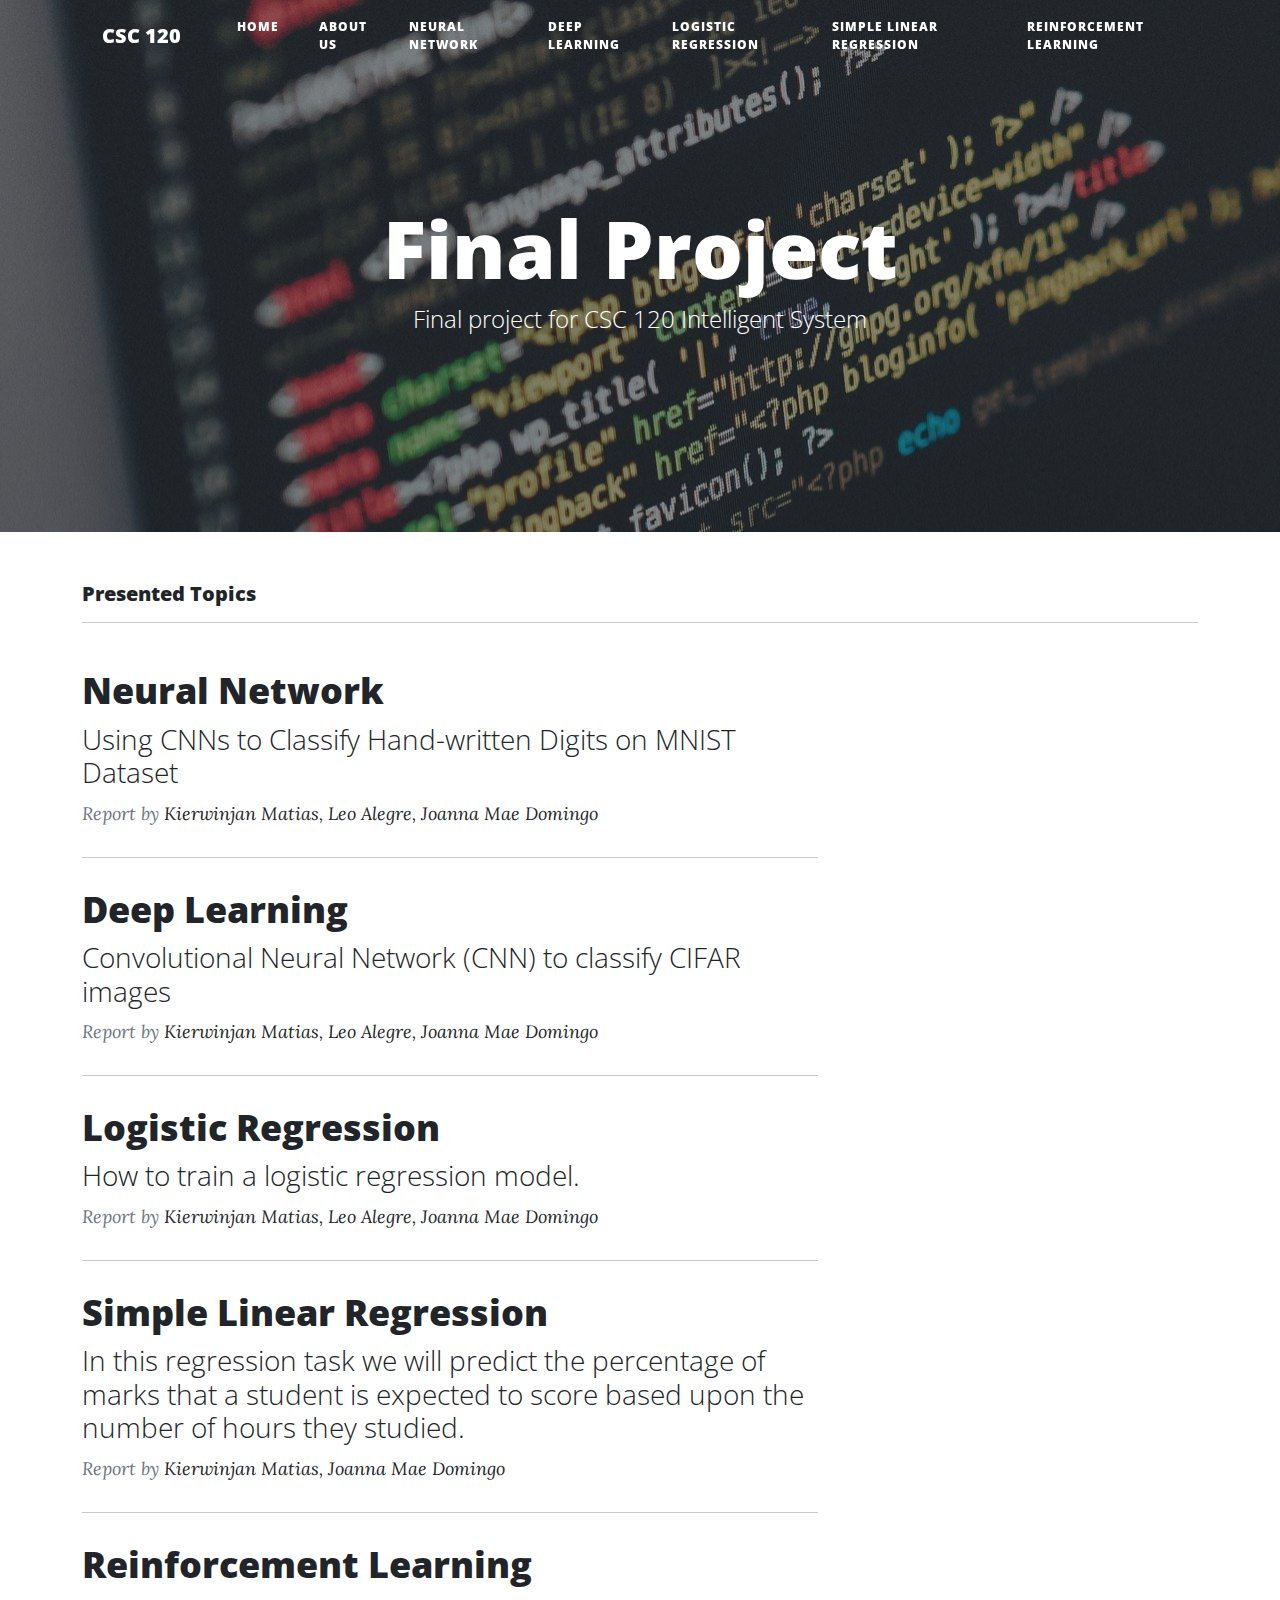
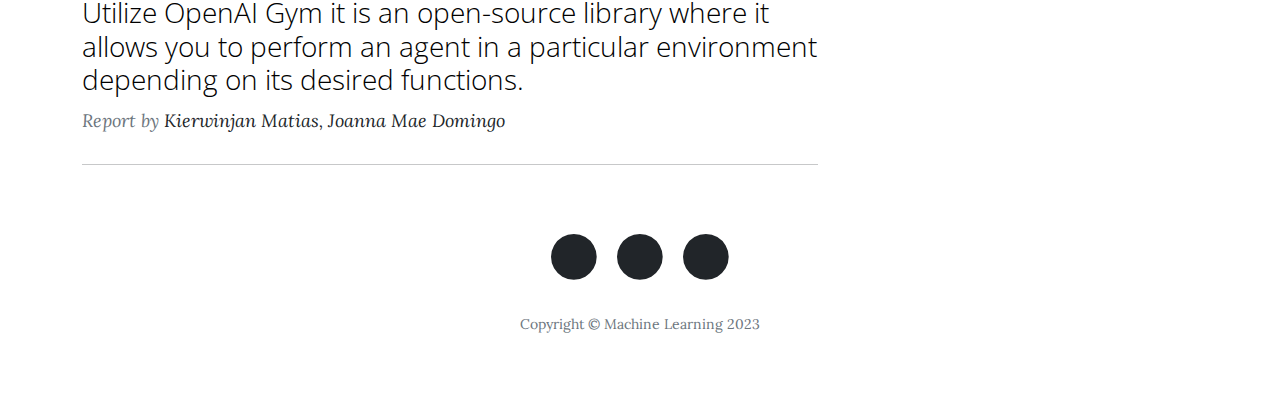
<file: index.html>
<!DOCTYPE html>
<html lang="en">

<head>
    <meta charset="utf-8">
    <meta name="viewport" content="width=device-width, initial-scale=1.0, shrink-to-fit=no">
    <title>Home - Machine Learning</title>
    <link rel="stylesheet" href="assets/bootstrap/css/bootstrap.min.css">
    <link rel="stylesheet" href="https://fonts.googleapis.com/css?family=Open+Sans:300italic,400italic,600italic,700italic,800italic,400,300,600,700,800&amp;display=swap">
    <link rel="stylesheet" href="https://fonts.googleapis.com/css?family=Lora:400,700,400italic,700italic&amp;display=swap">
    <link rel="stylesheet" href="assets/fonts/font-awesome.min.css">
</head>

<body>
    <nav class="navbar navbar-light navbar-expand-lg fixed-top" id="mainNav">
        <div class="container"><a class="navbar-brand" href="index.html">CSC 120</a><button data-bs-toggle="collapse" data-bs-target="#navbarResponsive" class="navbar-toggler" aria-controls="navbarResponsive" aria-expanded="false" aria-label="Toggle navigation"><i class="fa fa-bars"></i></button>
            <div class="collapse navbar-collapse" id="navbarResponsive">
                <ul class="navbar-nav ms-auto">
                    <li class="nav-item"><a class="nav-link" href="index.html">Home</a></li>
                    <li class="nav-item"><a class="nav-link" href="about.html">About us</a></li>
                    <li class="nav-item"><a class="nav-link" href="post-1.html"><strong>Neural Network</strong></a></li>
                    <li class="nav-item"><a class="nav-link" href="post-2.html"><strong>Deep Learning</strong></a></li>
                    <li class="nav-item"><a class="nav-link" href="post-3.html"><strong>LOGISTIC REGRESSION</strong></a></li>
                    <li class="nav-item"><a class="nav-link" href="post-4.html"><strong>SIMPLE LINEAR REGRESSION</strong></a></li>
                    <li class="nav-item"><a class="nav-link" href="post-5.html"><strong>reinforcement learning</strong></a></li>
                </ul>
            </div>
        </div>
    </nav>
    <header class="masthead" style="background: url(&quot;assets/img/ilya-pavlov-OqtafYT5kTw-unsplash.jpg&quot;);">
        <div class="overlay"></div>
        <div class="container">
            <div class="row">
                <div class="col-md-10 col-lg-8 mx-auto position-relative">
                    <div class="site-heading">
                        <h1>Final Project</h1><span class="subheading">Final project for CSC 120 Intelligent System</span>
                    </div>
                </div>
            </div>
        </div>
    </header>
    <div class="container">
        <div class="row">
            <div class="col">
                <h5>Presented Topics</h5>
                <hr>
            </div>
        </div>
        <div class="row">
            <div class="col-md-10 col-lg-8">
                <div class="post-preview"><a href="post-1.html">
                        <h2 class="post-title"><strong>Neural Network</strong></h2>
                        <h3 class="post-subtitle">Using CNNs to Classify Hand-written Digits on MNIST Dataset</h3>
                    </a>
                    <p class="post-meta">Report by&nbsp;<a href="about.html"><em>Kierwinjan Matias, Leo Alegre, Joanna Mae Domingo</em></a></p>
                </div>
                <hr>
                <div class="post-preview"><a href="post-2.html">
                        <h2 class="post-title">Deep Learning</h2>
                        <h3 class="post-subtitle">Convolutional Neural Network (CNN) to classify CIFAR images</h3>
                    </a>
                    <p class="post-meta">Report by&nbsp;<a href="about.html"><em>Kierwinjan Matias, Leo Alegre, Joanna Mae Domingo</em></a></p>
                </div>
                <hr>
                <div class="post-preview"><a href="post-3.html">
                        <h2 class="post-title"> Logistic Regression</h2>
                        <h3 class="post-subtitle">How to train a logistic regression model.</h3>
                    </a>
                    <p class="post-meta">Report by&nbsp;<a href="about.html">Kierwinjan Matias, Leo Alegre, Joanna Mae Domingo</a></p>
                </div>
                <hr>
                <div class="post-preview"><a href="post-4.html">
                        <h2 class="post-title">Simple Linear Regression</h2>
                        <h3 class="post-subtitle">In this regression task we will predict the percentage of marks that a student is expected to score based upon the number of hours they studied.</h3>
                    </a>
                    <p class="post-meta">Report by&nbsp;<a href="about.html">Kierwinjan Matias, Joanna Mae Domingo</a></p>
                </div>
                <hr>
                <div class="post-preview"><a href="post-5.html">
                        <h2 class="post-title">Reinforcement Learning</h2>
                        <h3 class="post-subtitle"><span style="color: rgb(0, 0, 0);">Utilize OpenAI Gym it is an open-source library where it allows you to perform an agent in a particular environment depending on its desired functions.</span></h3>
                    </a>
                    <p class="post-meta">Report by&nbsp;<a href="about.html">Kierwinjan Matias, Joanna Mae Domingo</a></p>
                </div>
                <hr>
            </div>
        </div>
    </div>
    <footer>
        <div class="container">
            <div class="row">
                <div class="col-md-10 col-lg-8 mx-auto">
                    <ul class="list-inline text-center">
                        <li class="list-inline-item"><span class="fa-stack fa-lg"><i class="fa fa-circle fa-stack-2x"></i></span></li>
                        <li class="list-inline-item"><span class="fa-stack fa-lg"><i class="fa fa-circle fa-stack-2x"></i></span></li>
                        <li class="list-inline-item"><span class="fa-stack fa-lg"><i class="fa fa-circle fa-stack-2x"></i></span></li>
                    </ul>
                    <p class="text-muted copyright">Copyright&nbsp;©&nbsp;Machine Learning 2023</p>
                </div>
            </div>
        </div>
    </footer>
    <script src="assets/bootstrap/js/bootstrap.min.js"></script>
    <script src="assets/js/clean-blog.js"></script>
</body>

</html>
</file>
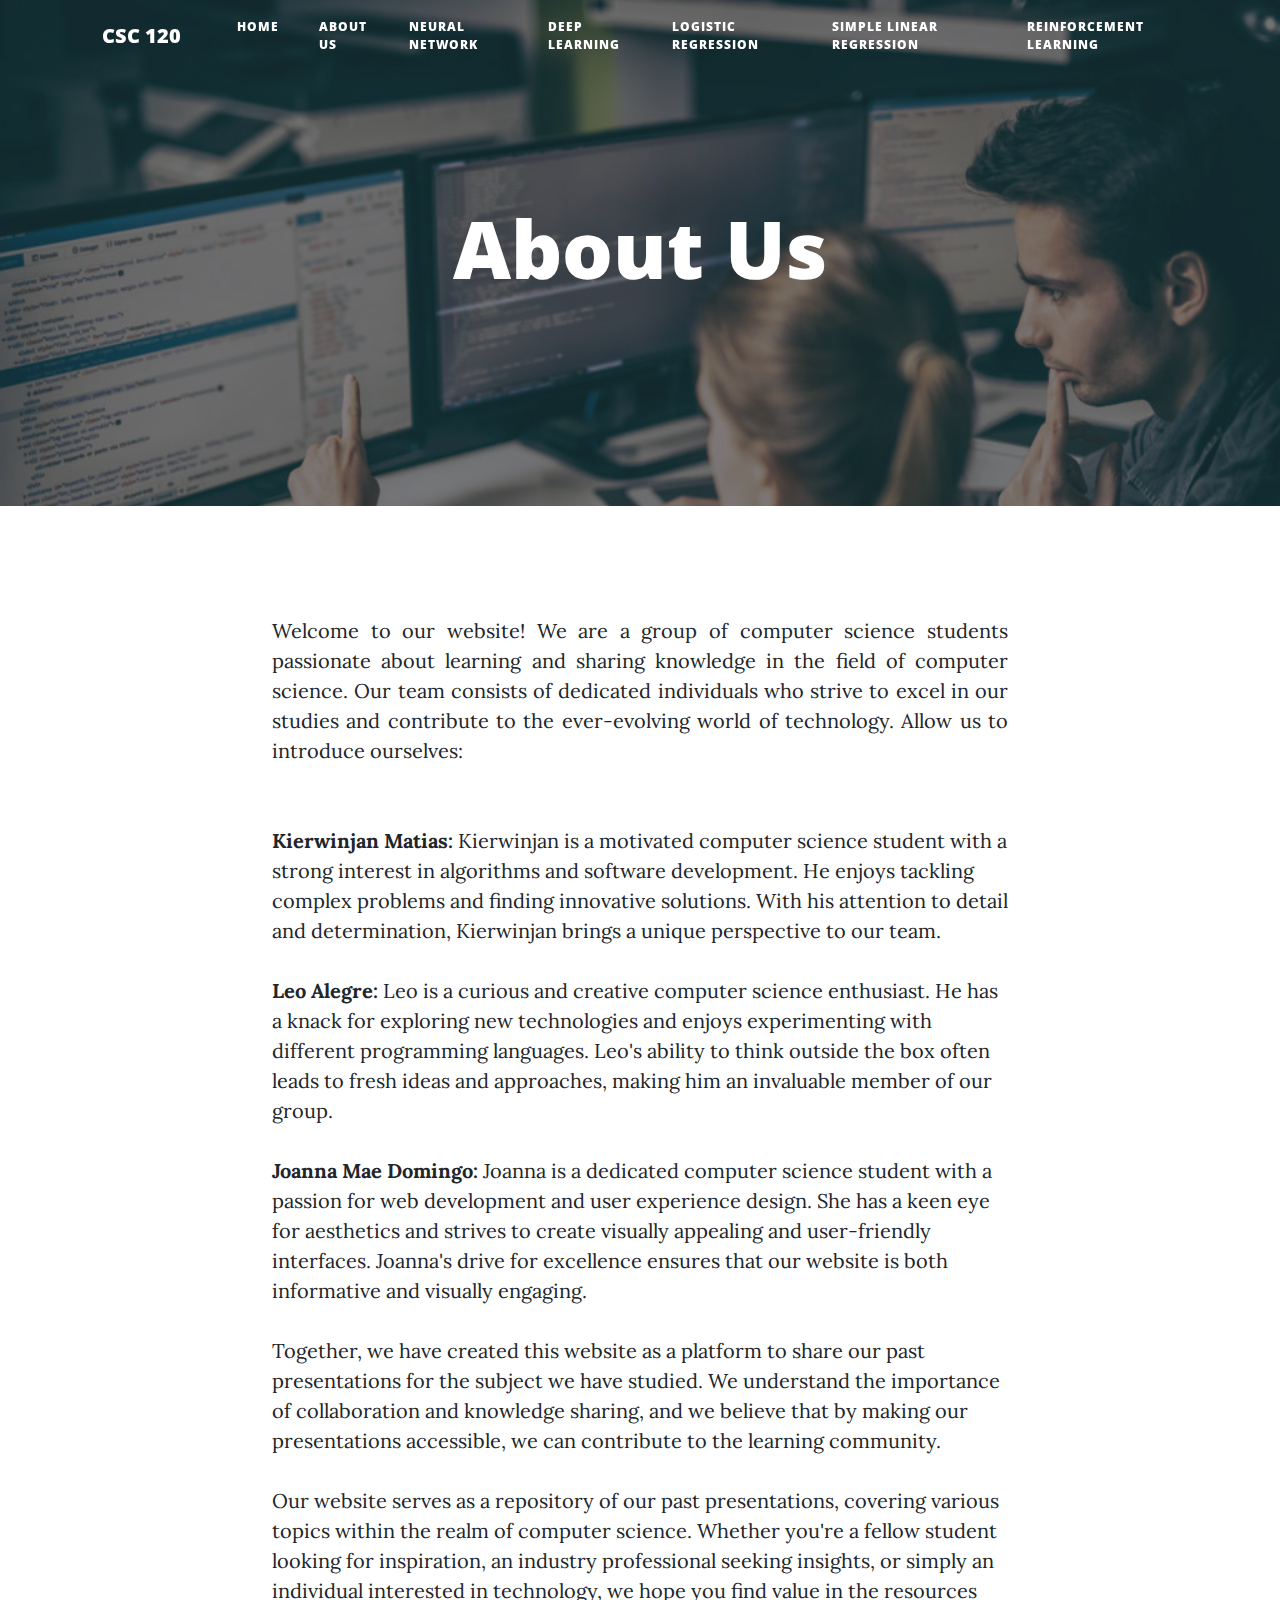
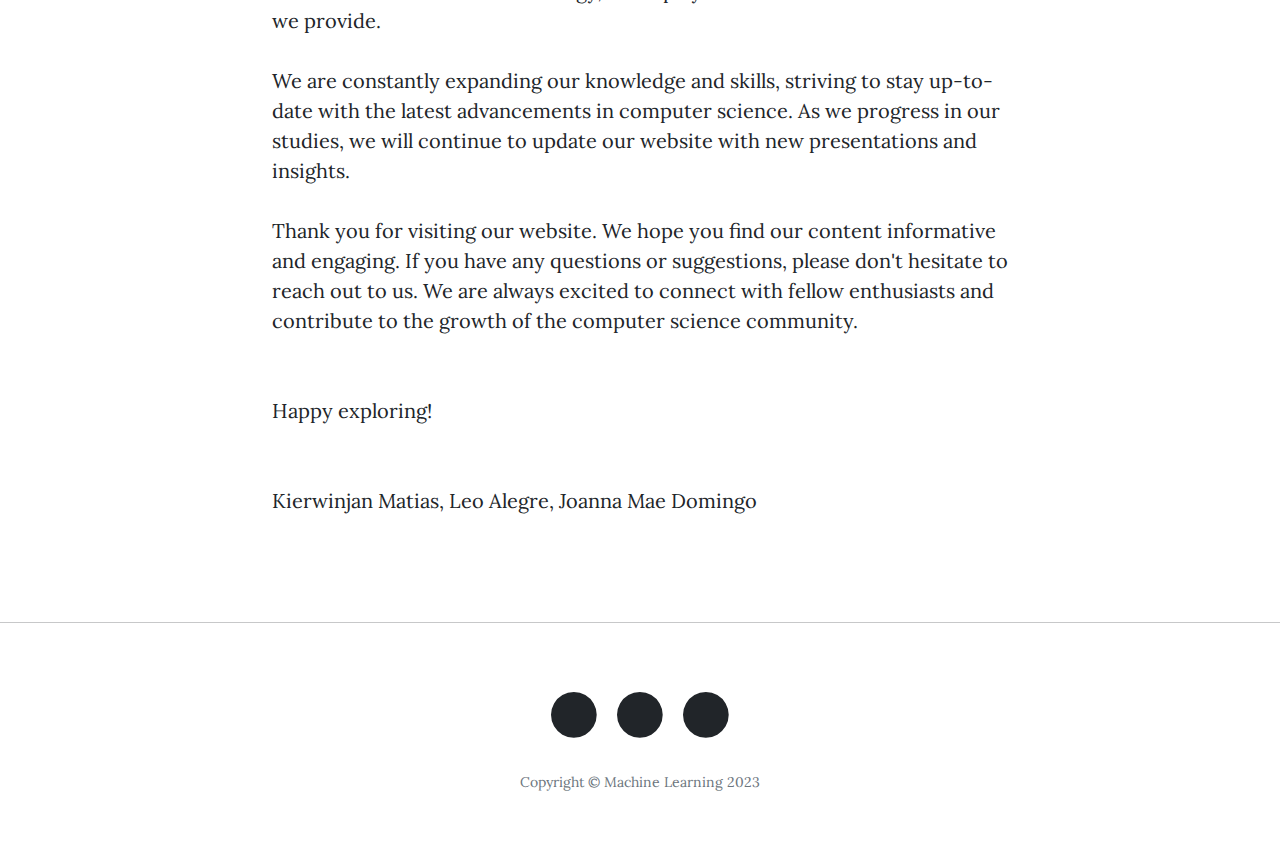
<file: about.html>
<!DOCTYPE html>
<html lang="en">

<head>
    <meta charset="utf-8">
    <meta name="viewport" content="width=device-width, initial-scale=1.0, shrink-to-fit=no">
    <title>About us - Machine Learning</title>
    <link rel="stylesheet" href="assets/bootstrap/css/bootstrap.min.css">
    <link rel="stylesheet" href="https://fonts.googleapis.com/css?family=Open+Sans:300italic,400italic,600italic,700italic,800italic,400,300,600,700,800&amp;display=swap">
    <link rel="stylesheet" href="https://fonts.googleapis.com/css?family=Lora:400,700,400italic,700italic&amp;display=swap">
    <link rel="stylesheet" href="assets/fonts/font-awesome.min.css">
</head>

<body>
    <nav class="navbar navbar-light navbar-expand-lg fixed-top" id="mainNav">
        <div class="container"><a class="navbar-brand" href="index.html">CSC 120</a><button data-bs-toggle="collapse" data-bs-target="#navbarResponsive" class="navbar-toggler" aria-controls="navbarResponsive" aria-expanded="false" aria-label="Toggle navigation"><i class="fa fa-bars"></i></button>
            <div class="collapse navbar-collapse" id="navbarResponsive">
                <ul class="navbar-nav ms-auto">
                    <li class="nav-item"><a class="nav-link" href="index.html">Home</a></li>
                    <li class="nav-item"><a class="nav-link" href="about.html">About us</a></li>
                    <li class="nav-item"><a class="nav-link" href="post-1.html"><strong>Neural Network</strong></a></li>
                    <li class="nav-item"><a class="nav-link" href="post-2.html"><strong>Deep Learning</strong></a></li>
                    <li class="nav-item"><a class="nav-link" href="post-3.html"><strong>LOGISTIC REGRESSION</strong></a></li>
                    <li class="nav-item"><a class="nav-link" href="post-4.html"><strong>SIMPLE LINEAR REGRESSION</strong></a></li>
                    <li class="nav-item"><a class="nav-link" href="post-5.html"><strong>reinforcement learning</strong></a></li>
                </ul>
            </div>
        </div>
    </nav>
    <header class="masthead" style="background: url(&quot;assets/img/Is-Computer-Coding-Useful-for-the-Average-Person-1024x683.jpg&quot;) no-repeat;background-size: cover;">
        <div class="overlay"></div>
        <div class="container">
            <div class="row">
                <div class="col-md-10 col-lg-8 mx-auto position-relative">
                    <div class="site-heading">
                        <h1>About Us</h1><span class="subheading"></span>
                    </div>
                </div>
            </div>
        </div>
    </header>
    <div class="container">
        <div class="row">
            <div class="col-md-10 col-lg-8 mx-auto">
                <p style="text-align: justify;"><br>Welcome to our website! We are a group of computer science students passionate about learning and sharing knowledge in the field of computer science. Our team consists of dedicated individuals who strive to excel in our studies and contribute to the ever-evolving world of technology. Allow us to introduce ourselves:<br><br></p>
                <p><strong>Kierwinjan Matias:</strong> Kierwinjan is a motivated computer science student with a strong interest in algorithms and software development. He enjoys tackling complex problems and finding innovative solutions. With his attention to detail and determination, Kierwinjan brings a unique perspective to our team.</p>
                <p><strong>Leo Alegre:</strong> Leo is a curious and creative computer science enthusiast. He has a knack for exploring new technologies and enjoys experimenting with different programming languages. Leo's ability to think outside the box often leads to fresh ideas and approaches, making him an invaluable member of our group.</p>
                <p><strong>Joanna Mae Domingo:</strong> Joanna is a dedicated computer science student with a passion for web development and user experience design. She has a keen eye for aesthetics and strives to create visually appealing and user-friendly interfaces. Joanna's drive for excellence ensures that our website is both informative and visually engaging.</p>
                <p>Together, we have created this website as a platform to share our past presentations for the subject we have studied. We understand the importance of collaboration and knowledge sharing, and we believe that by making our presentations accessible, we can contribute to the learning community.</p>
                <p>Our website serves as a repository of our past presentations, covering various topics within the realm of computer science. Whether you're a fellow student looking for inspiration, an industry professional seeking insights, or simply an individual interested in technology, we hope you find value in the resources we provide.</p>
                <p>We are constantly expanding our knowledge and skills, striving to stay up-to-date with the latest advancements in computer science. As we progress in our studies, we will continue to update our website with new presentations and insights.</p>
                <p>Thank you for visiting our website. We hope you find our content informative and engaging. If you have any questions or suggestions, please don't hesitate to reach out to us. We are always excited to connect with fellow enthusiasts and contribute to the growth of the computer science community.</p>
                <p><br>Happy exploring!</p>
                <p><br>Kierwinjan Matias, Leo Alegre, Joanna Mae Domingo<br><br><br></p>
            </div>
        </div>
    </div>
    <hr>
    <footer>
        <div class="container">
            <div class="row">
                <div class="col-md-10 col-lg-8 mx-auto">
                    <ul class="list-inline text-center">
                        <li class="list-inline-item"><span class="fa-stack fa-lg"><i class="fa fa-circle fa-stack-2x"></i></span></li>
                        <li class="list-inline-item"><span class="fa-stack fa-lg"><i class="fa fa-circle fa-stack-2x"></i></span></li>
                        <li class="list-inline-item"><span class="fa-stack fa-lg"><i class="fa fa-circle fa-stack-2x"></i></span></li>
                    </ul>
                    <p class="text-muted copyright">Copyright&nbsp;©&nbsp;Machine Learning 2023</p>
                </div>
            </div>
        </div>
    </footer>
    <script src="assets/bootstrap/js/bootstrap.min.js"></script>
    <script src="assets/js/clean-blog.js"></script>
</body>

</html>
</file>
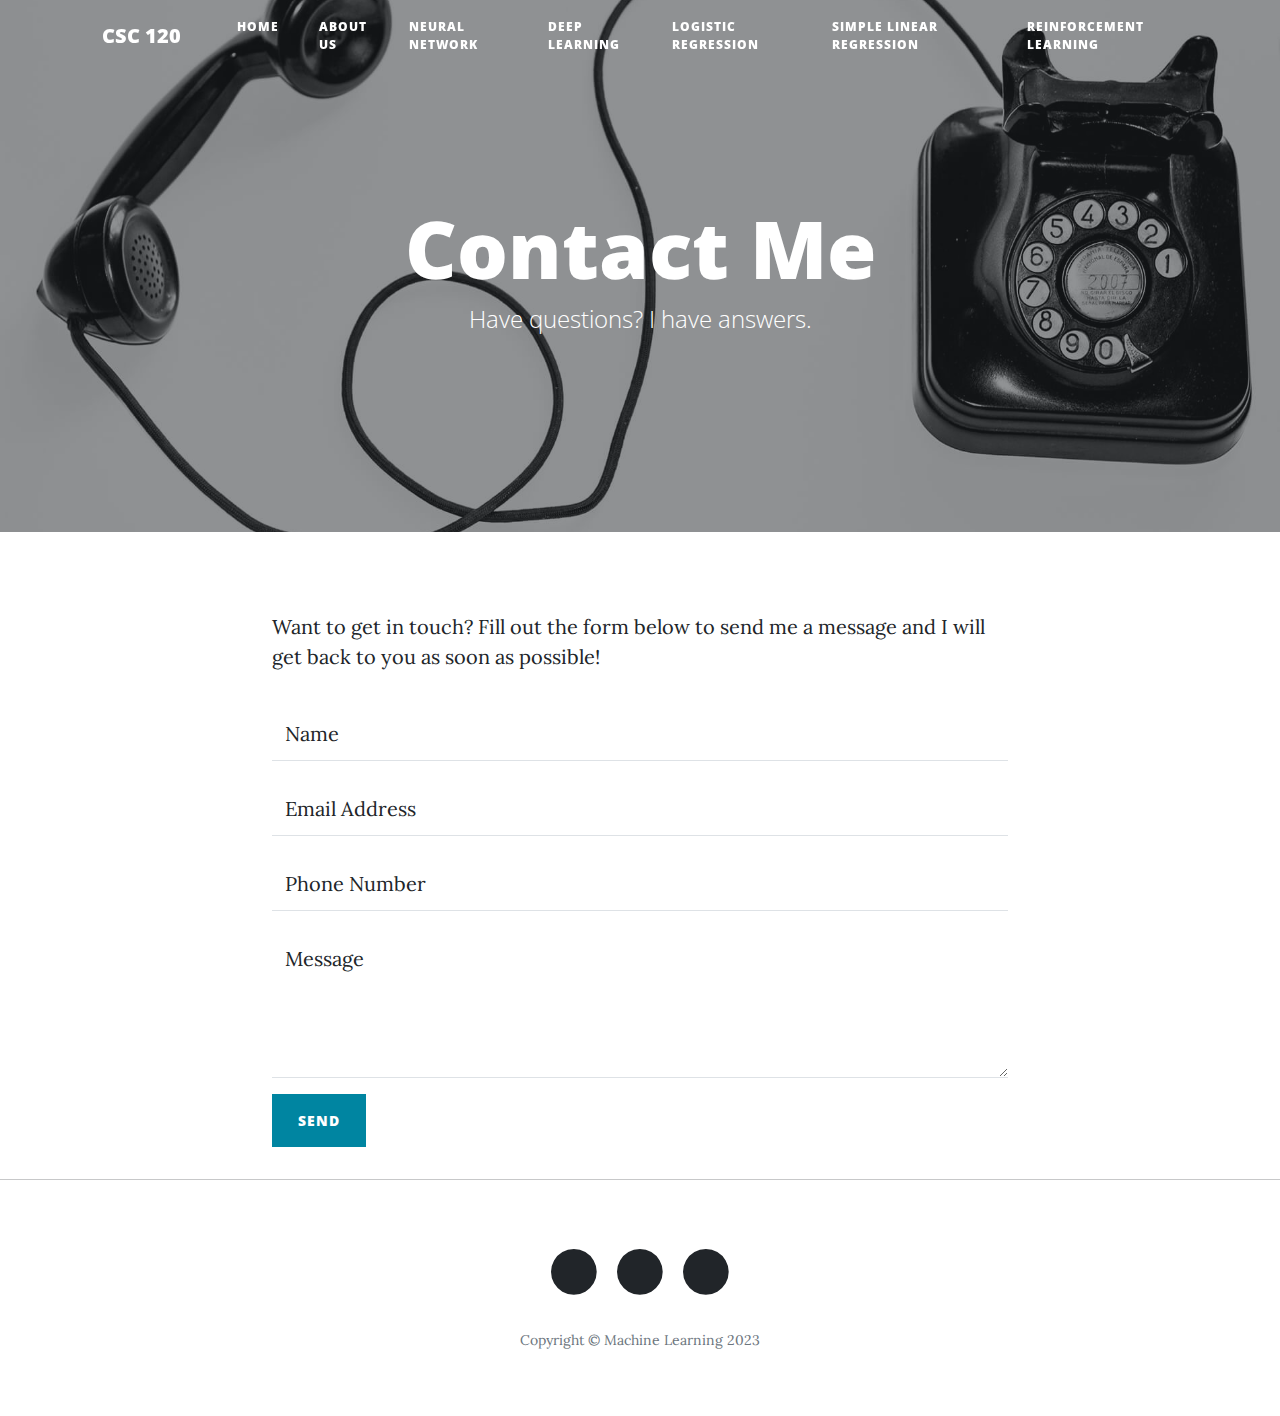
<file: contact.html>
<!DOCTYPE html>
<html lang="en">

<head>
    <meta charset="utf-8">
    <meta name="viewport" content="width=device-width, initial-scale=1.0, shrink-to-fit=no">
    <title>Contact us - Machine Learning</title>
    <link rel="stylesheet" href="assets/bootstrap/css/bootstrap.min.css">
    <link rel="stylesheet" href="https://fonts.googleapis.com/css?family=Open+Sans:300italic,400italic,600italic,700italic,800italic,400,300,600,700,800&amp;display=swap">
    <link rel="stylesheet" href="https://fonts.googleapis.com/css?family=Lora:400,700,400italic,700italic&amp;display=swap">
    <link rel="stylesheet" href="assets/fonts/font-awesome.min.css">
</head>

<body>
    <nav class="navbar navbar-light navbar-expand-lg fixed-top" id="mainNav">
        <div class="container"><a class="navbar-brand" href="index.html">CSC 120</a><button data-bs-toggle="collapse" data-bs-target="#navbarResponsive" class="navbar-toggler" aria-controls="navbarResponsive" aria-expanded="false" aria-label="Toggle navigation"><i class="fa fa-bars"></i></button>
            <div class="collapse navbar-collapse" id="navbarResponsive">
                <ul class="navbar-nav ms-auto">
                    <li class="nav-item"><a class="nav-link" href="index.html">Home</a></li>
                    <li class="nav-item"><a class="nav-link" href="about.html">About us</a></li>
                    <li class="nav-item"><a class="nav-link" href="post-1.html"><strong>Neural Network</strong></a></li>
                    <li class="nav-item"><a class="nav-link" href="post-2.html"><strong>Deep Learning</strong></a></li>
                    <li class="nav-item"><a class="nav-link" href="post-3.html"><strong>LOGISTIC REGRESSION</strong></a></li>
                    <li class="nav-item"><a class="nav-link" href="post-4.html"><strong>SIMPLE LINEAR REGRESSION</strong></a></li>
                    <li class="nav-item"><a class="nav-link" href="post-5.html"><strong>reinforcement learning</strong></a></li>
                </ul>
            </div>
        </div>
    </nav>
    <header class="masthead" style="background-image: url('assets/img/contact-bg.jpg');">
        <div class="overlay"></div>
        <div class="container">
            <div class="row">
                <div class="col-md-10 col-lg-8 mx-auto position-relative">
                    <div class="site-heading">
                        <h1>Contact Me</h1><span class="subheading">Have questions? I have answers.</span>
                    </div>
                </div>
            </div>
        </div>
    </header>
    <div class="container">
        <div class="row">
            <div class="col-md-10 col-lg-8 mx-auto">
                <p>Want to get in touch? Fill out the form below to send me a message and I will get back to you as soon as possible!</p>
                <form id="contactForm" name="sentMessage">
                    <div class="control-group">
                        <div class="form-floating controls mb-3"><input class="form-control" type="text" id="name" required="" placeholder="Name"><label class="form-label" for="name">Name</label><small class="form-text text-danger help-block"></small></div>
                    </div>
                    <div class="control-group">
                        <div class="form-floating controls mb-3"><input class="form-control" type="email" id="email" required="" placeholder="Email Address"><label class="form-label">Email Address</label><small class="form-text text-danger help-block"></small></div>
                    </div>
                    <div class="control-group">
                        <div class="form-floating controls mb-3"><input class="form-control" type="tel" id="phone" required="" placeholder="Phone Number"><label class="form-label">Phone Number</label><small class="form-text text-danger help-block"></small></div>
                    </div>
                    <div class="control-group">
                        <div class="form-floating controls mb-3"><textarea class="form-control" id="message" data-validation-required-message="Please enter a message." required="" placeholder="Message" style="height: 150px;"></textarea><label class="form-label">Message</label><small class="form-text text-danger help-block"></small></div>
                    </div>
                    <div id="success"></div>
                    <div class="mb-3"><button class="btn btn-primary" id="sendMessageButton" type="submit">Send</button></div>
                </form>
            </div>
        </div>
    </div>
    <hr>
    <footer>
        <div class="container">
            <div class="row">
                <div class="col-md-10 col-lg-8 mx-auto">
                    <ul class="list-inline text-center">
                        <li class="list-inline-item"><span class="fa-stack fa-lg"><i class="fa fa-circle fa-stack-2x"></i></span></li>
                        <li class="list-inline-item"><span class="fa-stack fa-lg"><i class="fa fa-circle fa-stack-2x"></i></span></li>
                        <li class="list-inline-item"><span class="fa-stack fa-lg"><i class="fa fa-circle fa-stack-2x"></i></span></li>
                    </ul>
                    <p class="text-muted copyright">Copyright&nbsp;©&nbsp;Machine Learning 2023</p>
                </div>
            </div>
        </div>
    </footer>
    <script src="assets/bootstrap/js/bootstrap.min.js"></script>
    <script src="assets/js/clean-blog.js"></script>
</body>

</html>
</file>
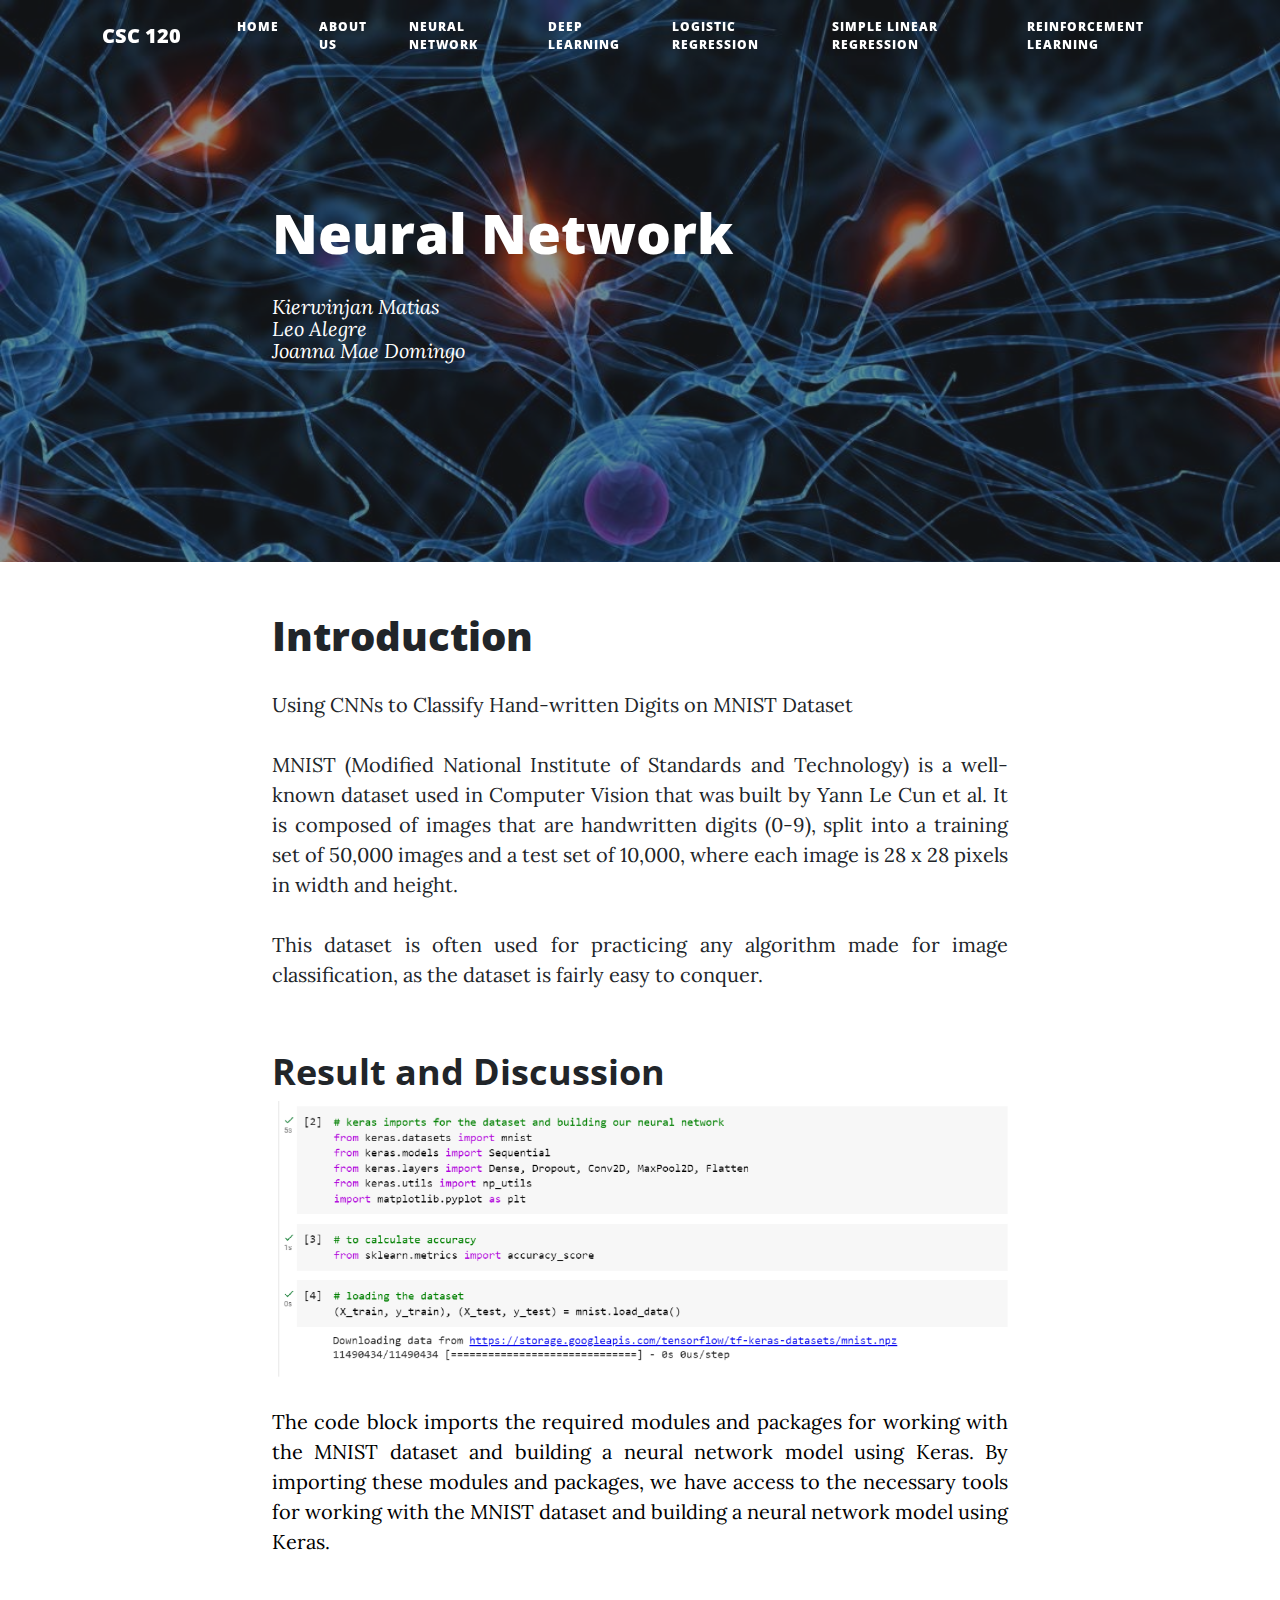
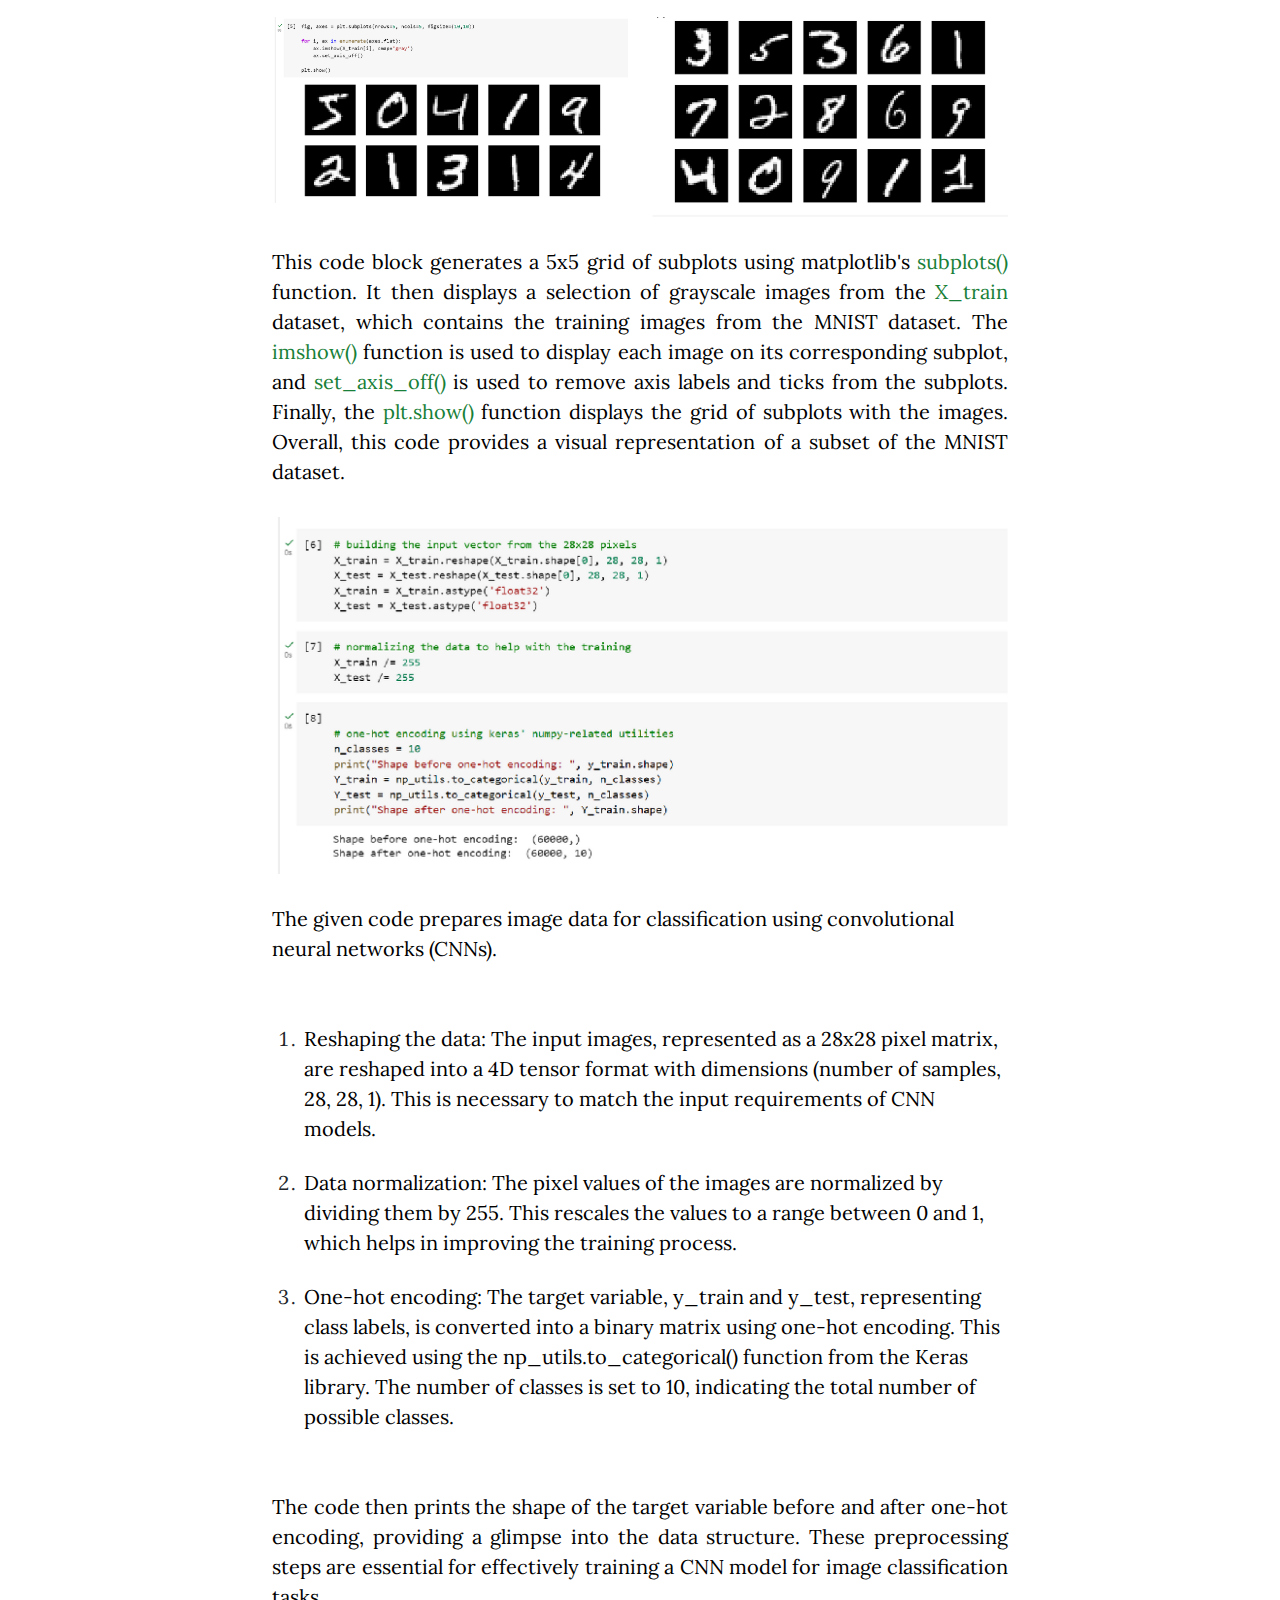
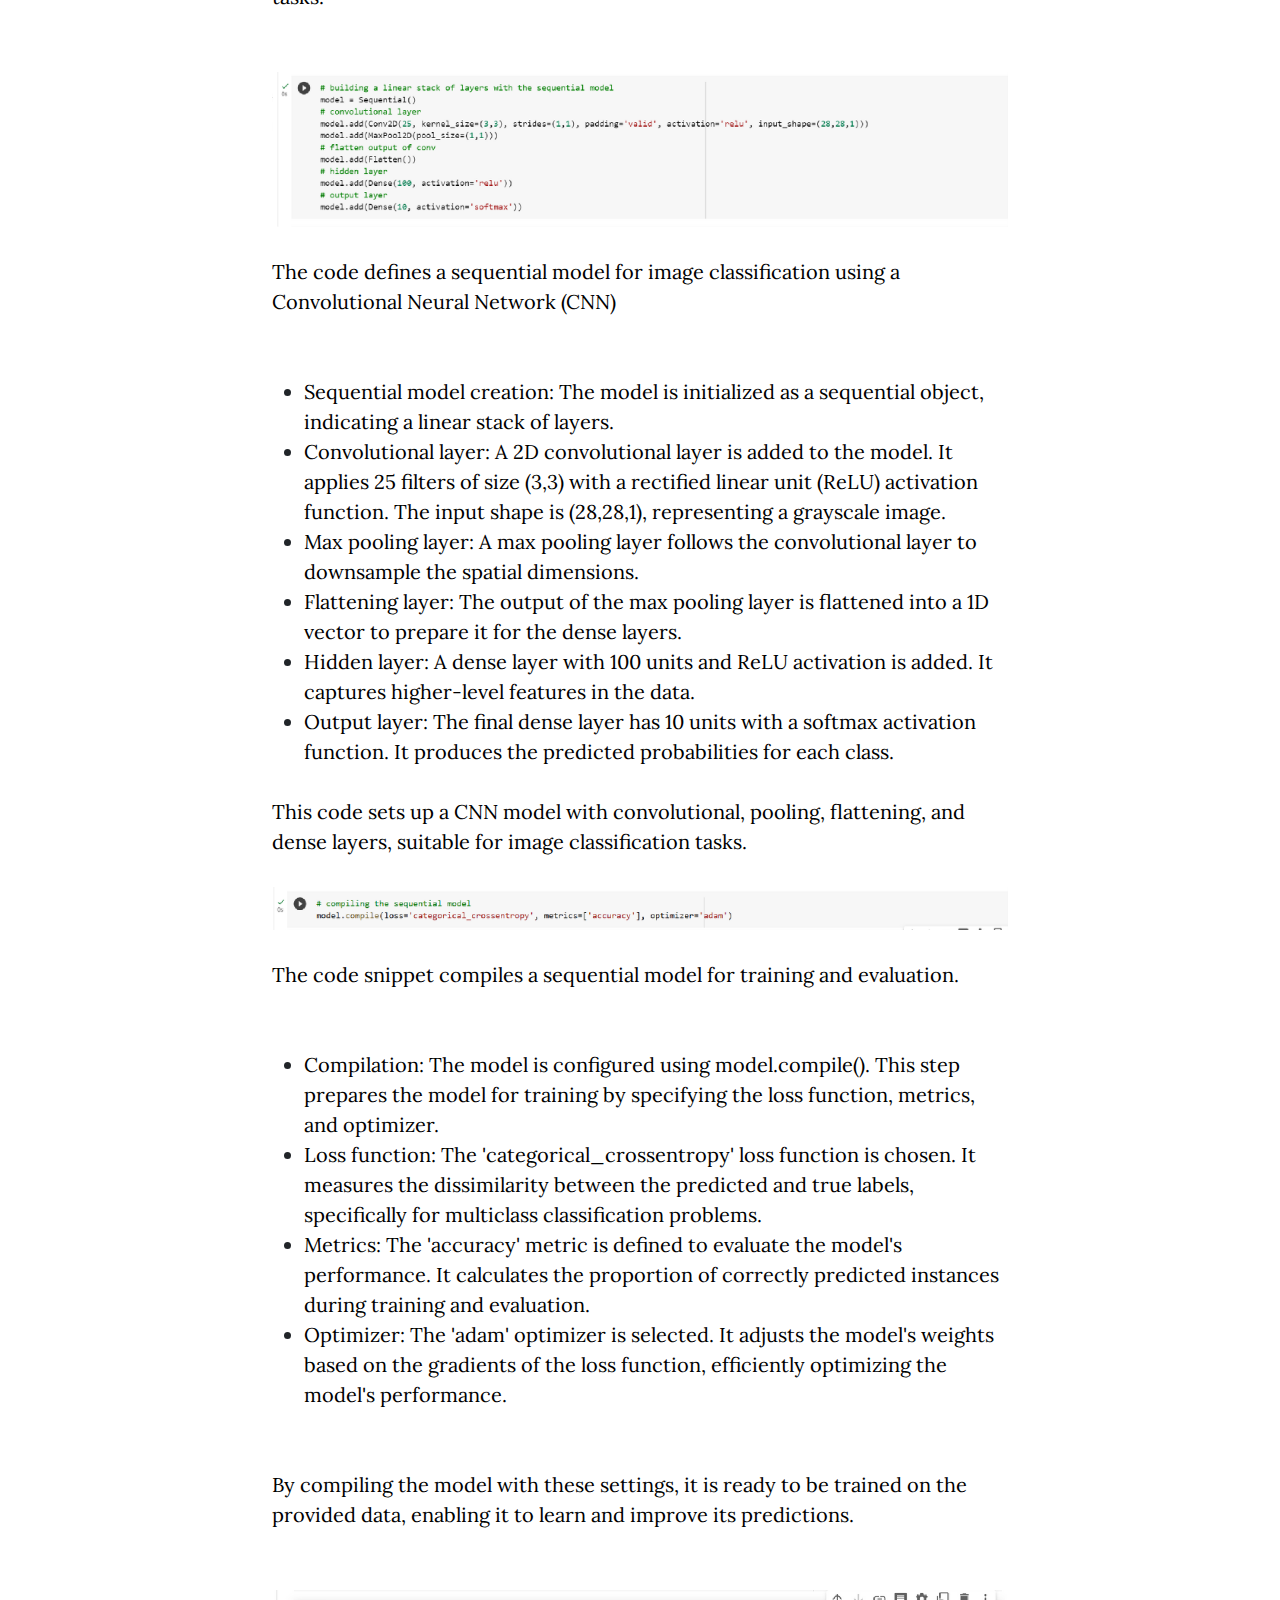
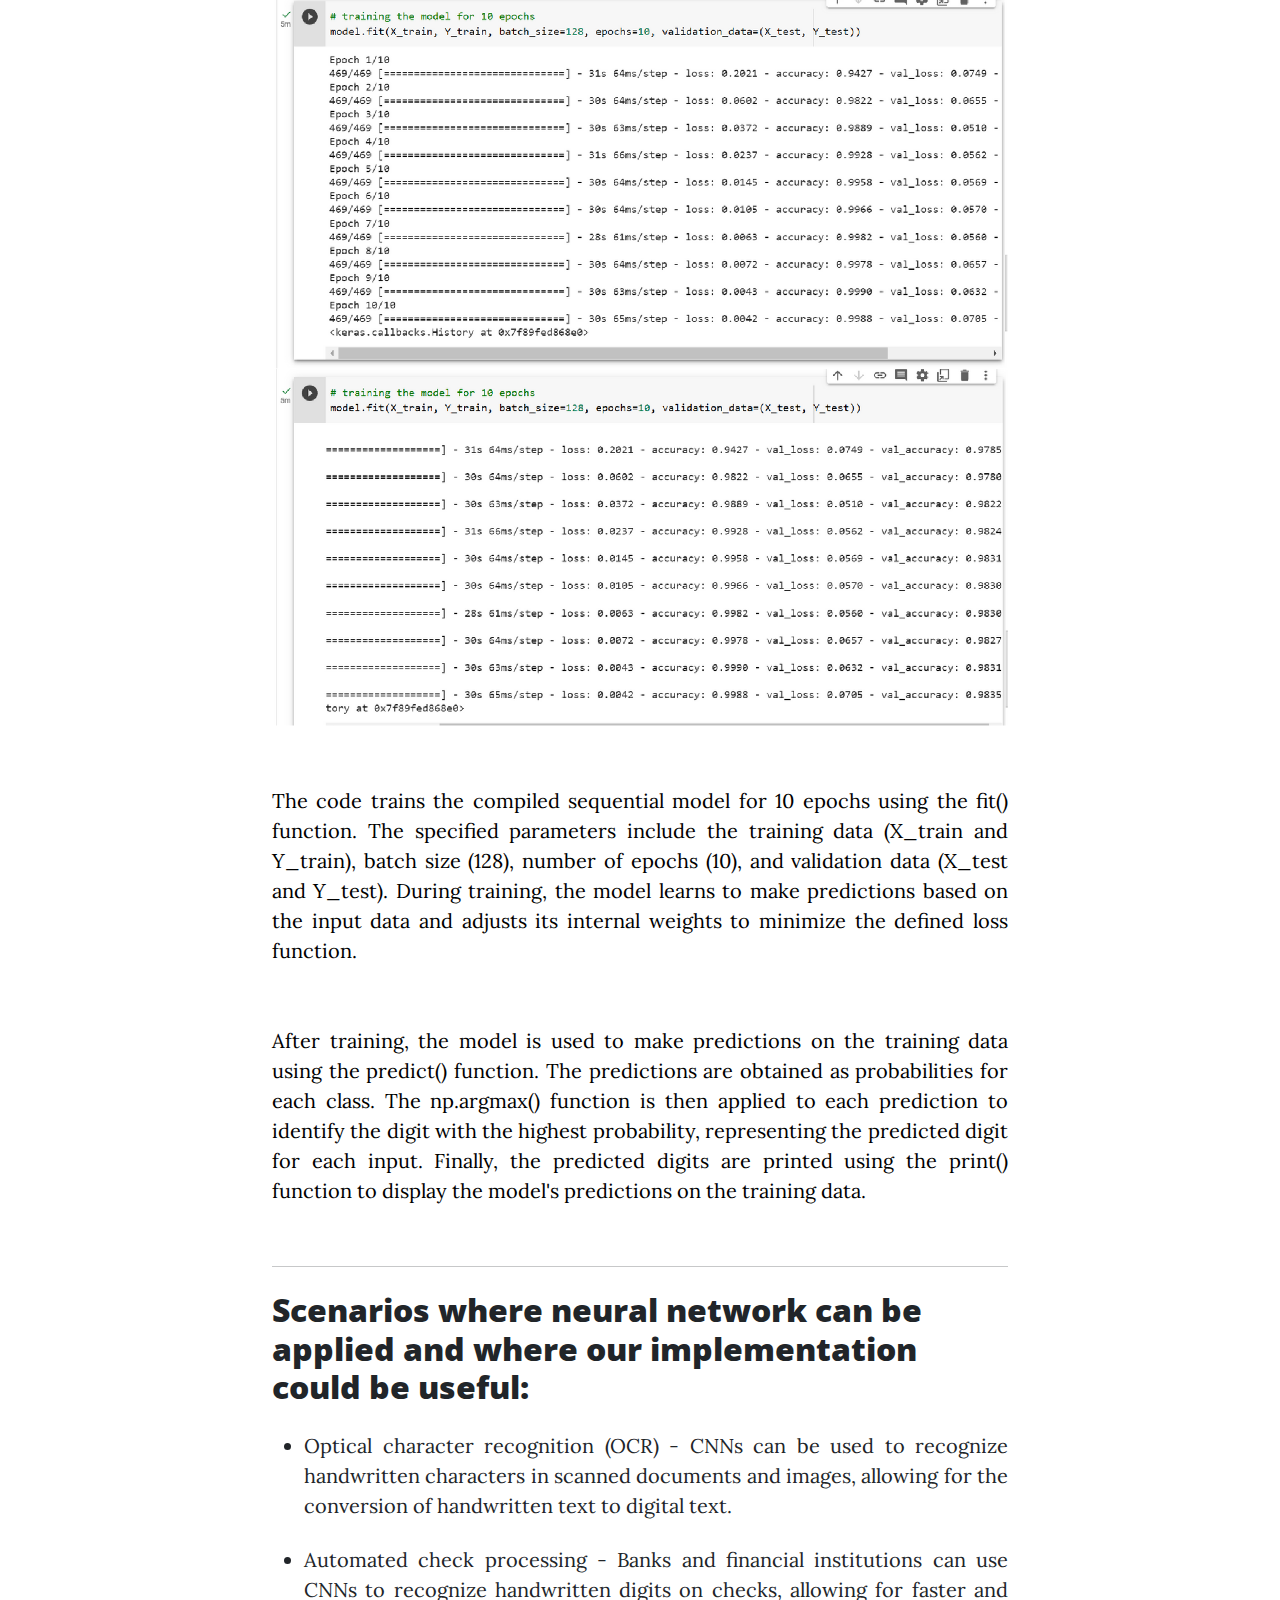
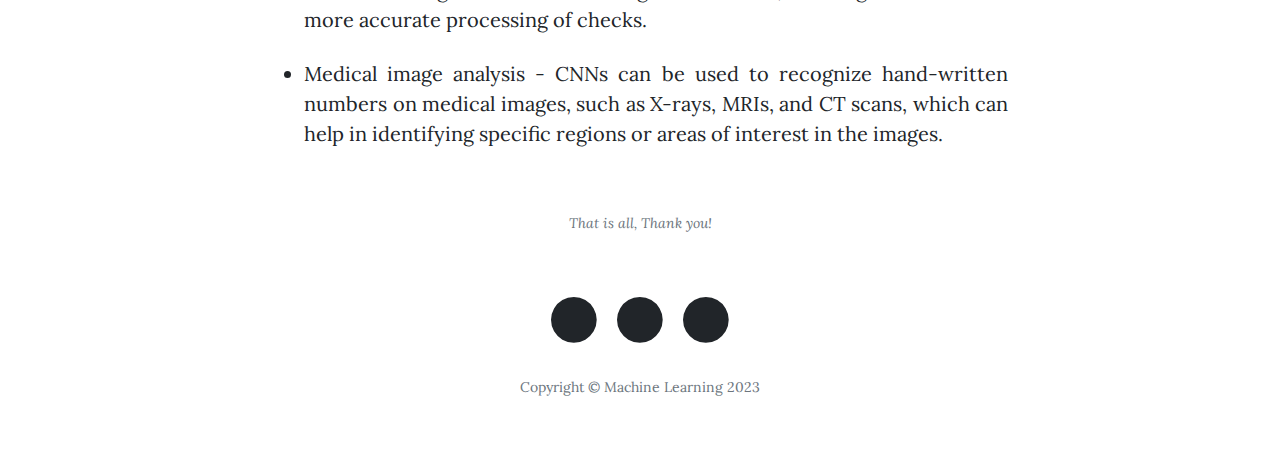
<file: post-1.html>
<!DOCTYPE html>
<html lang="en">

<head>
    <meta charset="utf-8">
    <meta name="viewport" content="width=device-width, initial-scale=1.0, shrink-to-fit=no">
    <title>Blog Post - Machine Learning</title>
    <link rel="stylesheet" href="assets/bootstrap/css/bootstrap.min.css">
    <link rel="stylesheet" href="https://fonts.googleapis.com/css?family=Open+Sans:300italic,400italic,600italic,700italic,800italic,400,300,600,700,800&amp;display=swap">
    <link rel="stylesheet" href="https://fonts.googleapis.com/css?family=Lora:400,700,400italic,700italic&amp;display=swap">
    <link rel="stylesheet" href="assets/fonts/font-awesome.min.css">
</head>

<body>
    <nav class="navbar navbar-light navbar-expand-lg fixed-top" id="mainNav">
        <div class="container"><a class="navbar-brand" href="index.html">CSC 120</a><button data-bs-toggle="collapse" data-bs-target="#navbarResponsive" class="navbar-toggler" aria-controls="navbarResponsive" aria-expanded="false" aria-label="Toggle navigation"><i class="fa fa-bars"></i></button>
            <div class="collapse navbar-collapse" id="navbarResponsive">
                <ul class="navbar-nav ms-auto">
                    <li class="nav-item"><a class="nav-link" href="index.html">Home</a></li>
                    <li class="nav-item"><a class="nav-link" href="about.html">About us</a></li>
                    <li class="nav-item"><a class="nav-link" href="post-1.html"><strong>Neural Network</strong></a></li>
                    <li class="nav-item"><a class="nav-link" href="post-2.html"><strong>Deep Learning</strong></a></li>
                    <li class="nav-item"><a class="nav-link" href="post-3.html"><strong>LOGISTIC REGRESSION</strong></a></li>
                    <li class="nav-item"><a class="nav-link" href="post-4.html"><strong>SIMPLE LINEAR REGRESSION</strong></a></li>
                    <li class="nav-item"><a class="nav-link" href="post-5.html"><strong>reinforcement learning</strong></a></li>
                </ul>
            </div>
        </div>
    </nav>
    <header class="masthead" style="background: url(&quot;assets/img/1_vBIWWCFLLzZzGes1HcCJOw.jpg&quot;) no-repeat;background-size: cover;">
        <div class="overlay"></div>
        <div class="container">
            <div class="row">
                <div class="col-md-10 col-lg-8 mx-auto position-relative">
                    <div class="post-heading">
                        <h1><strong>Neural Network</strong></h1>
                        <h2 class="subheading"></h2><span class="meta">Kierwinjan Matias<br>Leo Alegre<br>Joanna Mae Domingo</span>
                    </div>
                </div>
            </div>
        </div>
    </header>
    <article>
        <div class="container">
            <div class="row">
                <div class="col-md-10 col-lg-8 mx-auto">
                    <h1><strong>Introduction</strong></h1>
                    <p>Using CNNs to Classify Hand-written Digits on MNIST Dataset</p>
                    <p style="text-align: justify;">MNIST (Modified National Institute of Standards and Technology) is a well-known dataset used in Computer Vision that was built by Yann Le Cun et al. It is composed of images that are handwritten digits (0-9), split into a training set of 50,000 images and a test set of 10,000, where each image is 28 x 28 pixels in width and height.</p>
                    <p style="text-align: justify;">This dataset is often used for practicing any algorithm made for image classification, as the dataset is fairly easy to conquer.&nbsp;</p>
                    <h2 class="section-heading">Result and Discussion</h2><img class="img-fluid" src="assets/img/post1/Picture1.png">
                    <p style="text-align: justify;"><span style="color: rgb(0, 0, 0); background-color: transparent;">The code block imports the required modules and packages for working with the MNIST dataset and building a neural network model using Keras. By importing these modules and packages, we have access to the necessary tools for working with the MNIST dataset and building a neural network model using Keras.</span><br><br></p>
                    <div>
                        <div class="row">
                            <div class="col"><img class="img-fluid" src="assets/img/post1/Picture2.png"></div>
                            <div class="col"><img class="img-fluid" src="assets/img/post1/Picture3.png" width="356" height="199"></div>
                        </div>
                    </div>
                    <p style="text-align: justify;"><span style="color: rgb(0, 0, 0); background-color: transparent;">This code block generates a 5x5 grid of subplots using matplotlib's </span><span style="color: rgb(24, 128, 56); background-color: transparent;">subplots()</span><span style="color: rgb(0, 0, 0); background-color: transparent;"> function. It then displays a selection of grayscale images from the </span><span style="color: rgb(24, 128, 56); background-color: transparent;">X_train</span><span style="color: rgb(0, 0, 0); background-color: transparent;"> dataset, which contains the training images from the MNIST dataset. The </span><span style="color: rgb(24, 128, 56); background-color: transparent;">imshow()</span><span style="color: rgb(0, 0, 0); background-color: transparent;"> function is used to display each image on its corresponding subplot, and </span><span style="color: rgb(24, 128, 56); background-color: transparent;">set_axis_off()</span><span style="color: rgb(0, 0, 0); background-color: transparent;"> is used to remove axis labels and ticks from the subplots. Finally, the </span><span style="color: rgb(24, 128, 56); background-color: transparent;">plt.show()</span><span style="color: rgb(0, 0, 0); background-color: transparent;"> function displays the grid of subplots with the images. Overall, this code provides a visual representation of a subset of the MNIST dataset.</span></p><img class="img-fluid" src="assets/img/post1/Picture4.png">
                    <p><span style="color: rgb(0, 0, 0); background-color: transparent;">The given code prepares image data for classification using convolutional neural networks (CNNs).&nbsp;</span><br><br></p>
                    <ol>
                        <li style="margin-top: 24px;"><span style="color: rgb(0, 0, 0); background-color: transparent;">Reshaping the data: The input images, represented as a 28x28 pixel matrix, are reshaped into a 4D tensor format with dimensions (number of samples, 28, 28, 1). This is necessary to match the input requirements of CNN models.</span></li>
                        <li style="margin-top: 24px;"><span style="color: rgb(0, 0, 0); background-color: transparent;">Data normalization: The pixel values of the images are normalized by dividing them by 255. This rescales the values to a range between 0 and 1, which helps in improving the training process.</span></li>
                        <li style="margin-top: 24px;"><span style="color: rgb(0, 0, 0); background-color: transparent;">One-hot encoding: The target variable, y_train and y_test, representing class labels, is converted into a binary matrix using one-hot encoding. This is achieved using the np_utils.to_categorical() function from the Keras library. The number of classes is set to 10, indicating the total number of possible classes.</span></li>
                    </ol>
                    <p style="text-align: justify;"><br><span style="color: rgb(0, 0, 0); background-color: transparent;">The code then prints the shape of the target variable before and after one-hot encoding, providing a glimpse into the data structure. These preprocessing steps are essential for effectively training a CNN model for image classification tasks.</span><br><br></p><img class="img-fluid" src="assets/img/post1/Picture5.png">
                    <p><span style="color: rgb(0, 0, 0); background-color: transparent;">The code defines a sequential model for image classification using a Convolutional Neural Network (CNN)</span><br><br></p>
                    <ul>
                        <li><span style="color: rgb(0, 0, 0); background-color: transparent;">Sequential model creation: The model is initialized as a sequential object, indicating a linear stack of layers.</span></li>
                        <li><span style="color: rgb(0, 0, 0); background-color: transparent;">Convolutional layer: A 2D convolutional layer is added to the model. It applies 25 filters of size (3,3) with a rectified linear unit (ReLU) activation function. The input shape is (28,28,1), representing a grayscale image.</span></li>
                        <li><span style="color: rgb(0, 0, 0); background-color: transparent;">Max pooling layer: A max pooling layer follows the convolutional layer to downsample the spatial dimensions.</span></li>
                        <li><span style="color: rgb(0, 0, 0); background-color: transparent;">Flattening layer: The output of the max pooling layer is flattened into a 1D vector to prepare it for the dense layers.</span></li>
                        <li><span style="color: rgb(0, 0, 0); background-color: transparent;">Hidden layer: A dense layer with 100 units and ReLU activation is added. It captures higher-level features in the data.</span></li>
                        <li><span style="color: rgb(0, 0, 0); background-color: transparent;">Output layer: The final dense layer has 10 units with a softmax activation function. It produces the predicted probabilities for each class.</span></li>
                    </ul>
                    <p><span style="color: rgb(0, 0, 0); background-color: transparent;">This code sets up a CNN model with convolutional, pooling, flattening, and dense layers, suitable for image classification tasks.</span></p><img class="img-fluid" src="assets/img/post1/Picture6.png">
                    <p><span style="color: rgb(0, 0, 0); background-color: transparent;">The code snippet compiles a sequential model for training and evaluation.</span><br><br></p>
                    <ul>
                        <li><span style="color: rgb(0, 0, 0); background-color: transparent;">Compilation: The model is configured using model.compile(). This step prepares the model for training by specifying the loss function, metrics, and optimizer.</span></li>
                        <li><span style="color: rgb(0, 0, 0); background-color: transparent;">Loss function: The 'categorical_crossentropy' loss function is chosen. It measures the dissimilarity between the predicted and true labels, specifically for multiclass classification problems.</span></li>
                        <li><span style="color: rgb(0, 0, 0); background-color: transparent;">Metrics: The 'accuracy' metric is defined to evaluate the model's performance. It calculates the proportion of correctly predicted instances during training and evaluation.</span></li>
                        <li><span style="color: rgb(0, 0, 0); background-color: transparent;">Optimizer: The 'adam' optimizer is selected. It adjusts the model's weights based on the gradients of the loss function, efficiently optimizing the model's performance.</span></li>
                    </ul>
                    <p><br><span style="color: rgb(0, 0, 0); background-color: transparent;">By compiling the model with these settings, it is ready to be trained on the provided data, enabling it to learn and improve its predictions.</span><br><br></p><img class="img-fluid" src="assets/img/post1/Picture7.png"><img class="img-fluid" src="assets/img/post1/Picture8.png">
                    <p style="text-align: justify;"><br><span style="color: rgb(0, 0, 0); background-color: transparent;">The code trains the compiled sequential model for 10 epochs using the fit() function. The specified parameters include the training data (X_train and Y_train), batch size (128), number of epochs (10), and validation data (X_test and Y_test). During training, the model learns to make predictions based on the input data and adjusts its internal weights to minimize the defined loss function.&nbsp;</span></p>
                    <p style="text-align: justify;"><br><span style="color: rgb(0, 0, 0); background-color: transparent;">After training, the model is used to make predictions on the training data using the predict() function. The predictions are obtained as probabilities for each class. The np.argmax() function is then applied to each prediction to identify the digit with the highest probability, representing the predicted digit for each input. Finally, the predicted digits are printed using the print() function to display the model's predictions on the training data.</span><br><br></p>
                    <hr>
                    <h2 style="margin-top: 24px;margin-bottom: 24px;"><strong>Scenarios where neural network can be applied and where our implementation could be useful:</strong></h2>
                    <ul>
                        <li style="text-align: justify;padding-bottom: 24px;">Optical character recognition (OCR) - CNNs can be used to recognize handwritten characters in scanned documents and images, allowing for the conversion of handwritten text to digital text.</li>
                        <li style="text-align: justify;padding-bottom: 24px;">Automated check processing - Banks and financial institutions can use CNNs to recognize handwritten digits on checks, allowing for faster and more accurate processing of checks.</li>
                        <li style="text-align: justify;padding-bottom: 24px;">Medical image analysis - CNNs can be used to recognize hand-written numbers on medical images, such as X-rays, MRIs, and CT scans, which can help in identifying specific regions or areas of interest in the images.&nbsp;</li>
                    </ul>
                    <p style="text-align: justify;"></p><a href="#"></a><span class="text-muted caption">That is all, Thank you!</span>
                </div>
            </div>
        </div>
    </article>
    <footer>
        <div class="container">
            <div class="row">
                <div class="col-md-10 col-lg-8 mx-auto">
                    <ul class="list-inline text-center">
                        <li class="list-inline-item"><span class="fa-stack fa-lg"><i class="fa fa-circle fa-stack-2x"></i></span></li>
                        <li class="list-inline-item"><span class="fa-stack fa-lg"><i class="fa fa-circle fa-stack-2x"></i></span></li>
                        <li class="list-inline-item"><span class="fa-stack fa-lg"><i class="fa fa-circle fa-stack-2x"></i></span></li>
                    </ul>
                    <p class="text-muted copyright">Copyright&nbsp;©&nbsp;Machine Learning 2023</p>
                </div>
            </div>
        </div>
    </footer>
    <script src="assets/bootstrap/js/bootstrap.min.js"></script>
    <script src="assets/js/clean-blog.js"></script>
</body>

</html>
</file>
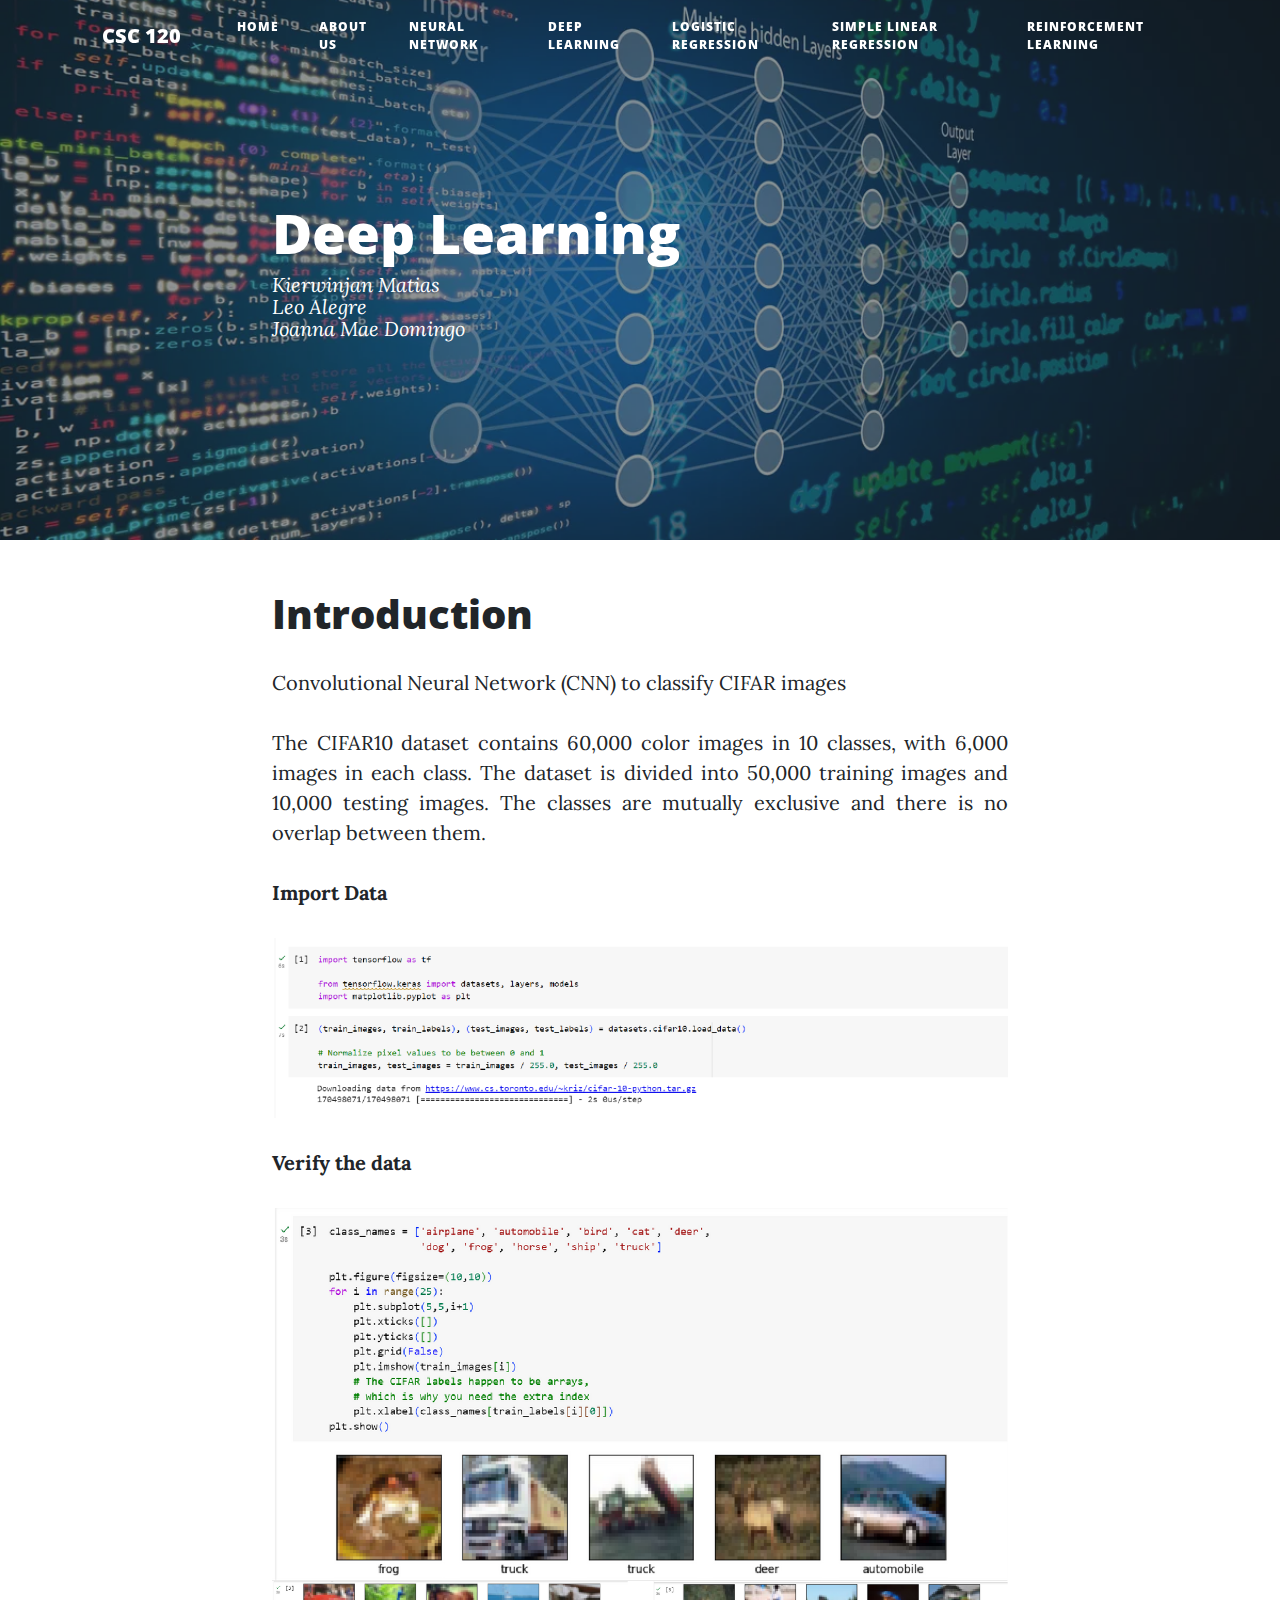
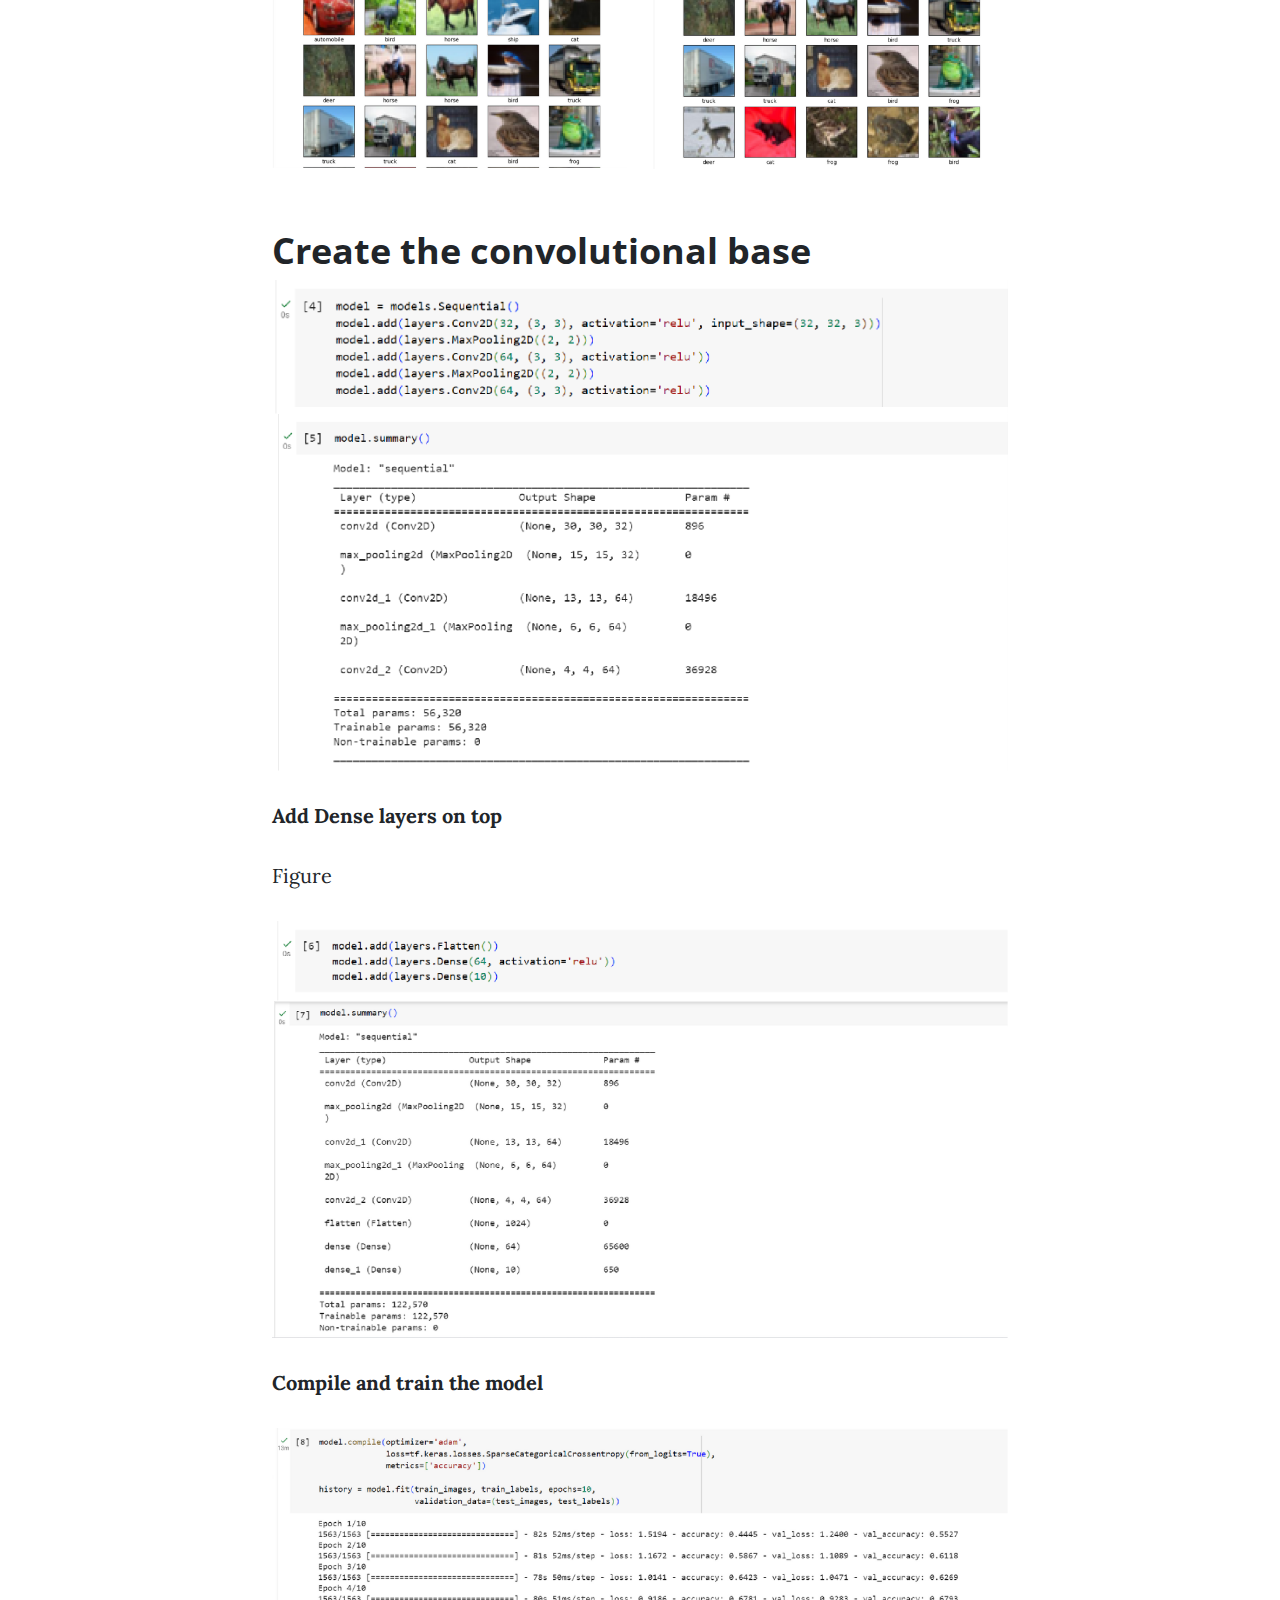
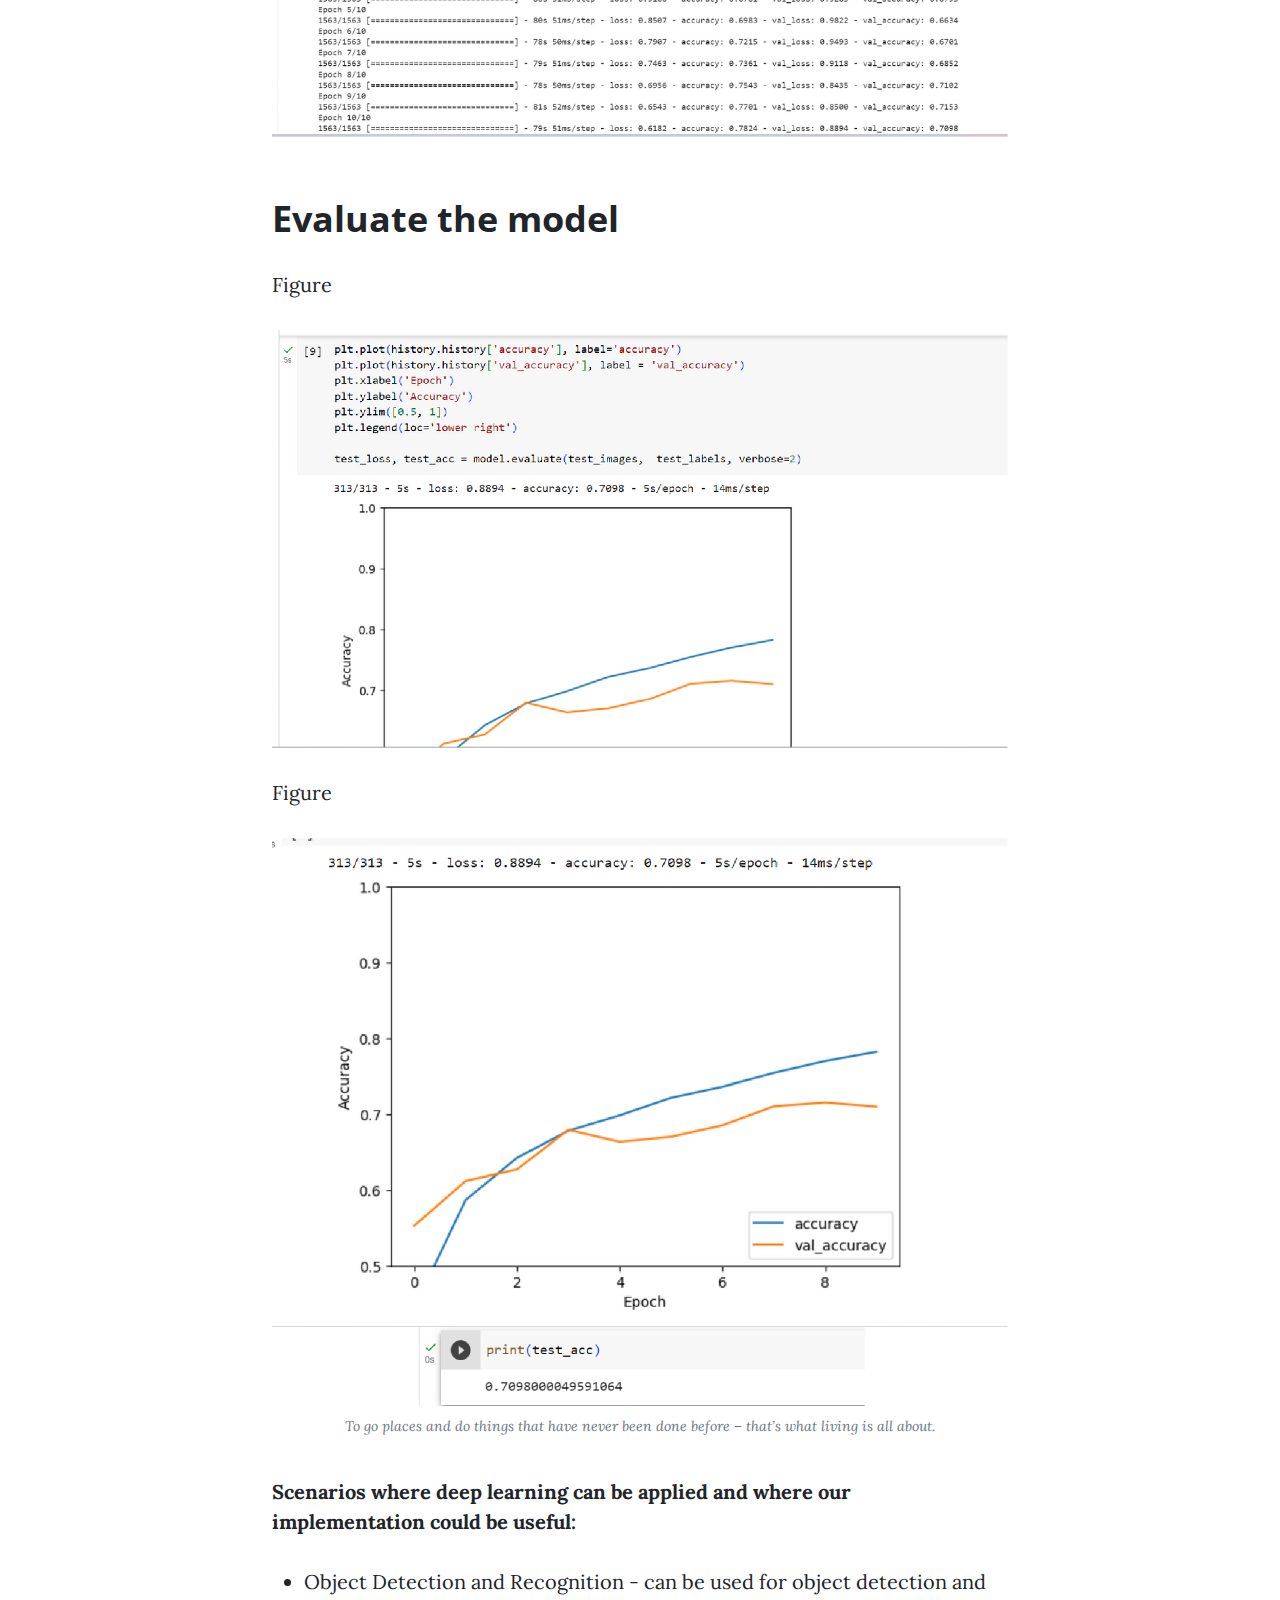
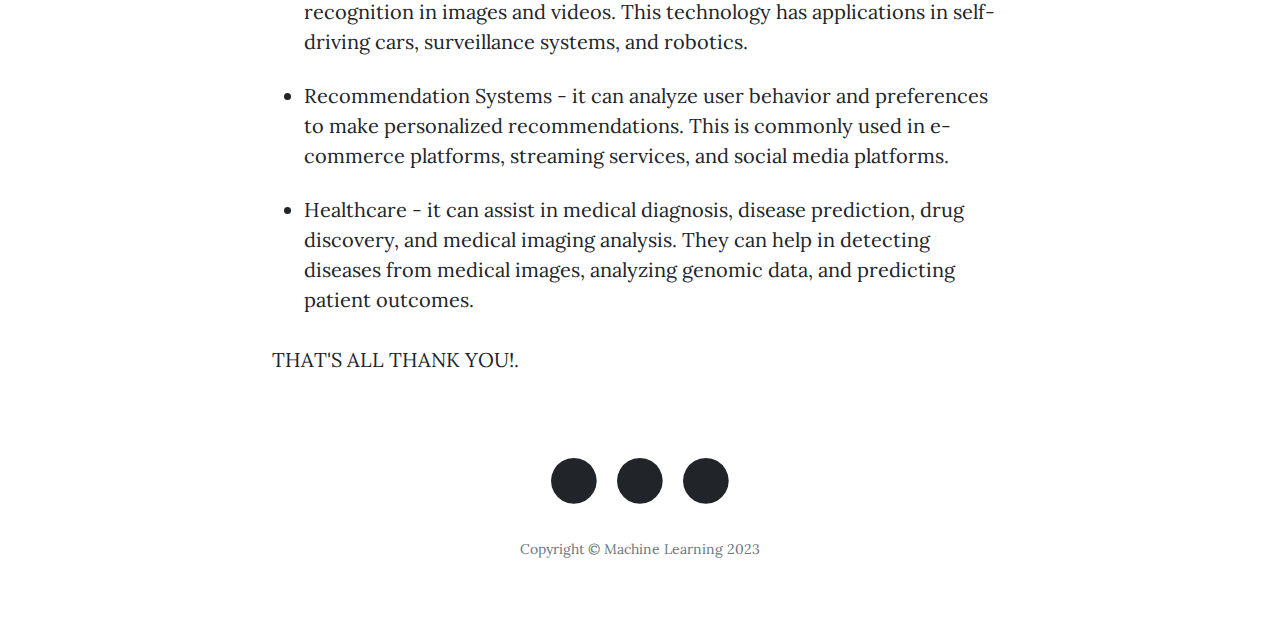
<file: post-2.html>
<!DOCTYPE html>
<html lang="en">

<head>
    <meta charset="utf-8">
    <meta name="viewport" content="width=device-width, initial-scale=1.0, shrink-to-fit=no">
    <title>Blog Post - Machine Learning</title>
    <link rel="stylesheet" href="assets/bootstrap/css/bootstrap.min.css">
    <link rel="stylesheet" href="https://fonts.googleapis.com/css?family=Open+Sans:300italic,400italic,600italic,700italic,800italic,400,300,600,700,800&amp;display=swap">
    <link rel="stylesheet" href="https://fonts.googleapis.com/css?family=Lora:400,700,400italic,700italic&amp;display=swap">
    <link rel="stylesheet" href="assets/fonts/font-awesome.min.css">
</head>

<body>
    <nav class="navbar navbar-light navbar-expand-lg fixed-top" id="mainNav">
        <div class="container"><a class="navbar-brand" href="index.html">CSC 120</a><button data-bs-toggle="collapse" data-bs-target="#navbarResponsive" class="navbar-toggler" aria-controls="navbarResponsive" aria-expanded="false" aria-label="Toggle navigation"><i class="fa fa-bars"></i></button>
            <div class="collapse navbar-collapse" id="navbarResponsive">
                <ul class="navbar-nav ms-auto">
                    <li class="nav-item"><a class="nav-link" href="index.html">Home</a></li>
                    <li class="nav-item"><a class="nav-link" href="about.html">About us</a></li>
                    <li class="nav-item"><a class="nav-link" href="post-1.html"><strong>Neural Network</strong></a></li>
                    <li class="nav-item"><a class="nav-link" href="post-2.html"><strong>Deep Learning</strong></a></li>
                    <li class="nav-item"><a class="nav-link" href="post-3.html"><strong>LOGISTIC REGRESSION</strong></a></li>
                    <li class="nav-item"><a class="nav-link" href="post-4.html"><strong>SIMPLE LINEAR REGRESSION</strong></a></li>
                    <li class="nav-item"><a class="nav-link" href="post-5.html"><strong>reinforcement learning</strong></a></li>
                </ul>
            </div>
        </div>
    </nav>
    <header class="masthead" style="background-image: url('assets/img/a-photo-illustration-showing-an-artificial-network-and-computer-code.webp');">
        <div class="overlay"></div>
        <div class="container">
            <div class="row">
                <div class="col-md-10 col-lg-8 mx-auto position-relative">
                    <div class="post-heading">
                        <h1><strong>Deep Learning</strong></h1><span class="meta">Kierwinjan Matias<br>Leo Alegre<br>Joanna Mae Domingo</span>
                    </div>
                </div>
            </div>
        </div>
    </header>
    <article>
        <div class="container">
            <div class="row">
                <div class="col-md-10 col-lg-8 mx-auto">
                    <h1><strong>Introduction</strong></h1>
                    <p>Convolutional Neural Network (CNN) to classify CIFAR images</p>
                    <p style="text-align: justify;"> The CIFAR10 dataset contains 60,000 color images in 10 classes, with 6,000 images in each class. The dataset is divided into 50,000 training images and 10,000 testing images. The classes are mutually exclusive and there is no overlap between them.&nbsp;</p>
                    <p><strong>Import Data</strong></p><img class="img-fluid" src="assets/img/post2/Picture9.png">
                    <p><strong>Verify the data&nbsp;</strong></p><img class="img-fluid" src="assets/img/post2/Picture10.png">
                    <div>
                        <div class="row">
                            <div class="col"><img class="img-fluid" src="assets/img/post2/Picture11.png"></div>
                            <div class="col"><img class="img-fluid" src="assets/img/post2/Picture12.png" width="356" height="199"></div>
                        </div>
                    </div>
                    <h2 class="section-heading">Create the convolutional base&nbsp;</h2><img class="img-fluid" src="assets/img/post2/Picture13.png"><img class="img-fluid" src="assets/img/post2/Picture14.png">
                    <p><strong>Add Dense layers on top&nbsp;</strong></p>
                    <p>Figure</p><img class="img-fluid" src="assets/img/post2/Picture15.png"><img class="img-fluid" src="assets/img/post2/Picture16.png">
                    <p><strong>Compile and train the model&nbsp;</strong></p><img class="img-fluid" src="assets/img/post2/Picture17.png">
                    <h2 class="section-heading">Evaluate the model&nbsp;</h2>
                    <p>Figure</p><img class="img-fluid" src="assets/img/post2/Picture18.png">
                    <p>Figure</p><img class="img-fluid" src="assets/img/post2/Picture19.png"><img class="img-fluid d-xl-flex" src="assets/img/post2/Picture20.png" width="450px" style="margin: auto;"><span class="text-muted caption">To go places and do things that have never been done before – that’s what living is all about.</span>
                    <p><strong>Scenarios where deep learning can be applied and where our implementation could be useful:&nbsp;</strong></p>
                    <ul>
                        <li style="margin-top: 24px;">Object Detection and Recognition - can be used for object detection and recognition in images and videos. This technology has applications in self-driving cars, surveillance systems, and robotics.</li>
                        <li style="margin-top: 24px;">Recommendation Systems - it can analyze user behavior and preferences to make personalized recommendations. This is commonly used in e-commerce platforms, streaming services, and social media platforms.</li>
                        <li style="margin-top: 24px;">Healthcare - it can assist in medical diagnosis, disease prediction, drug discovery, and medical imaging analysis. They can help in detecting diseases from medical images, analyzing genomic data, and predicting patient outcomes.&nbsp;</li>
                    </ul>
                    <p><span>THAT'S ALL THANK YOU!</span>.</p>
                </div>
            </div>
        </div>
    </article>
    <footer>
        <div class="container">
            <div class="row">
                <div class="col-md-10 col-lg-8 mx-auto">
                    <ul class="list-inline text-center">
                        <li class="list-inline-item"><span class="fa-stack fa-lg"><i class="fa fa-circle fa-stack-2x"></i></span></li>
                        <li class="list-inline-item"><span class="fa-stack fa-lg"><i class="fa fa-circle fa-stack-2x"></i></span></li>
                        <li class="list-inline-item"><span class="fa-stack fa-lg"><i class="fa fa-circle fa-stack-2x"></i></span></li>
                    </ul>
                    <p class="text-muted copyright">Copyright&nbsp;©&nbsp;Machine Learning 2023</p>
                </div>
            </div>
        </div>
    </footer>
    <script src="assets/bootstrap/js/bootstrap.min.js"></script>
    <script src="assets/js/clean-blog.js"></script>
</body>

</html>
</file>
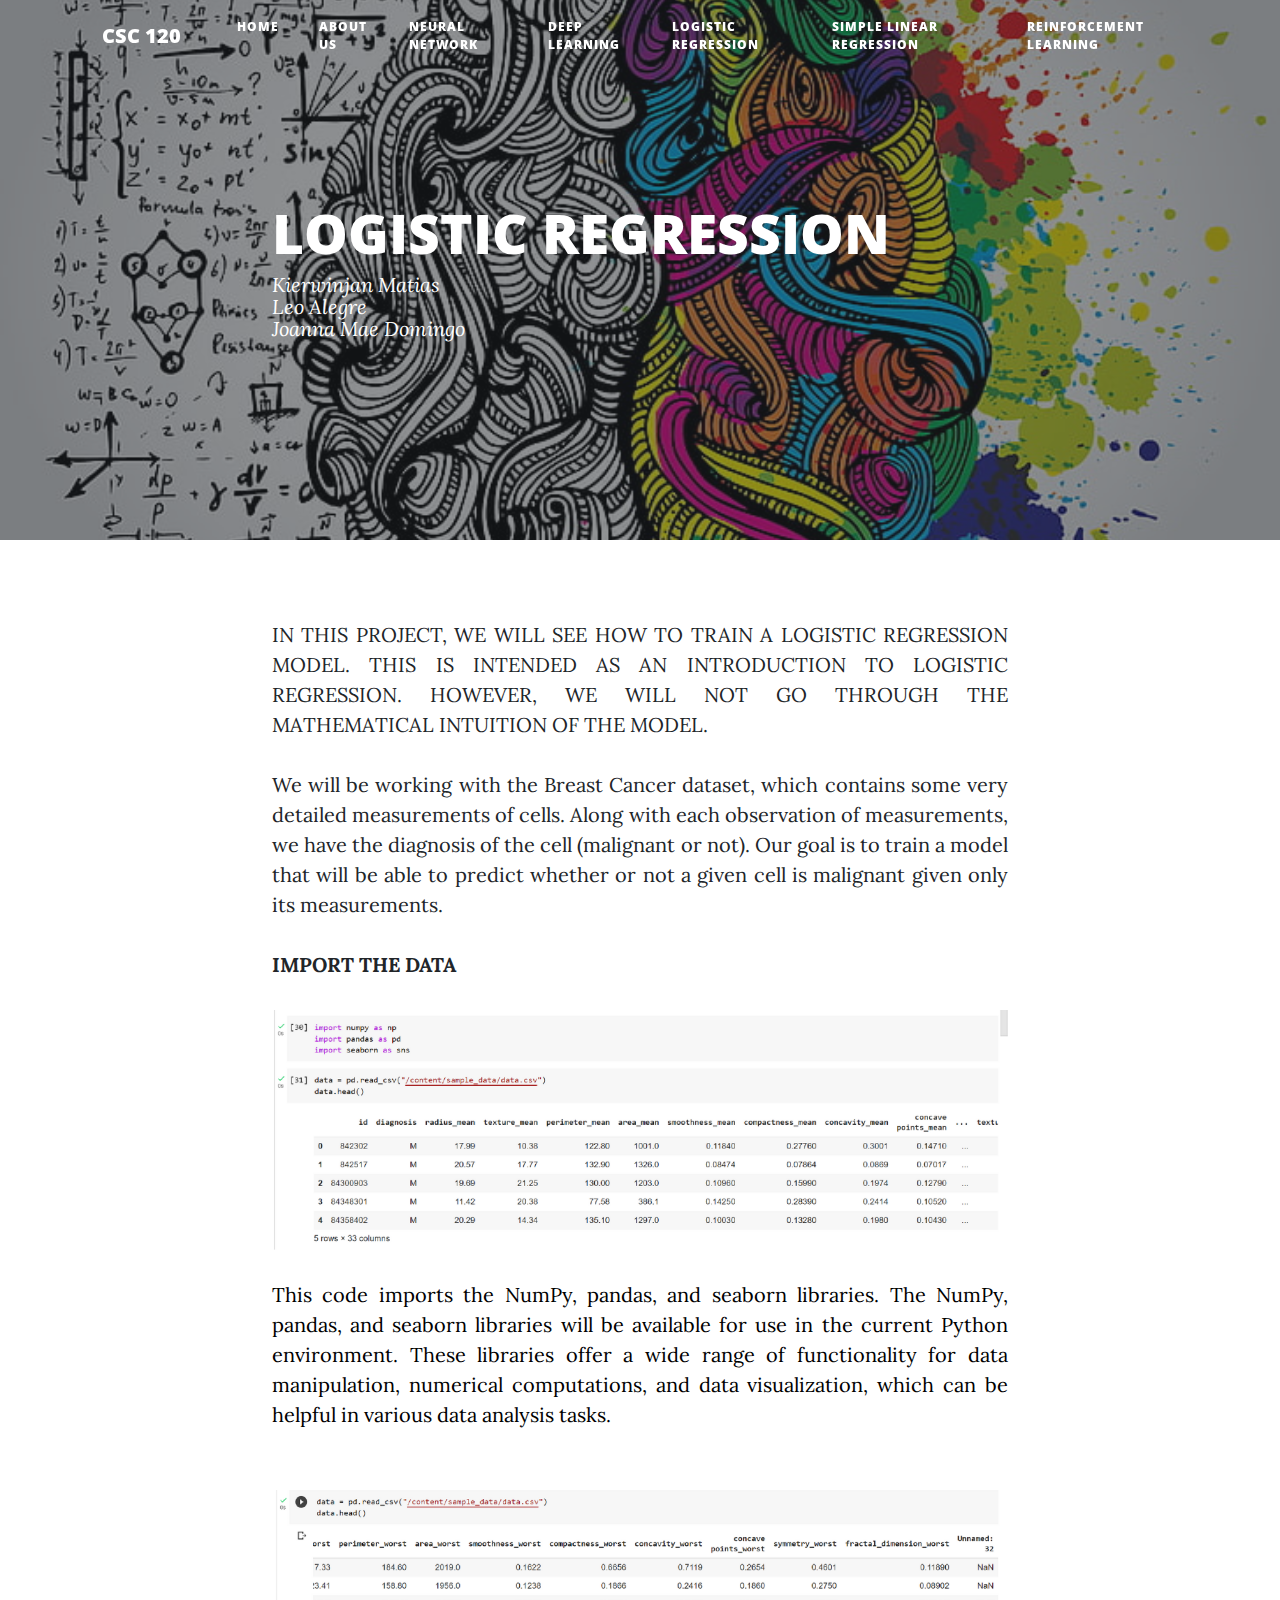
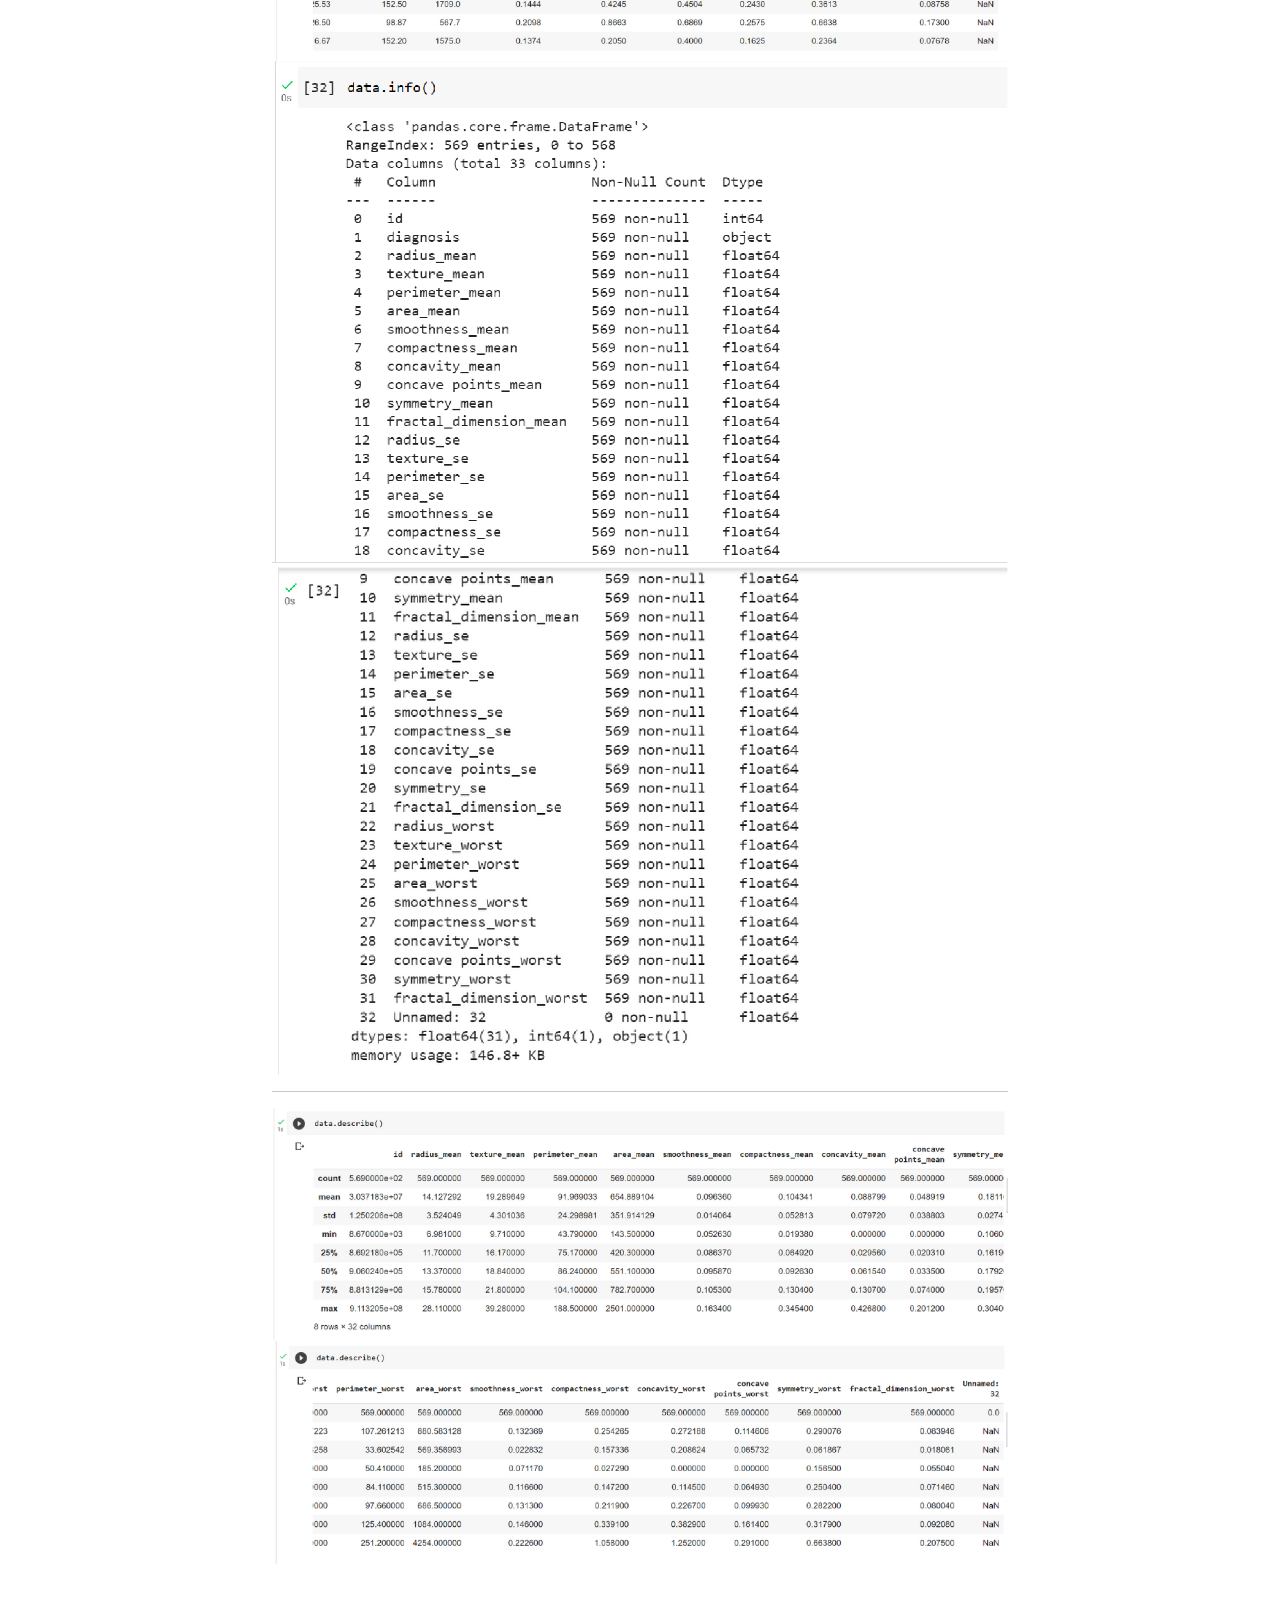
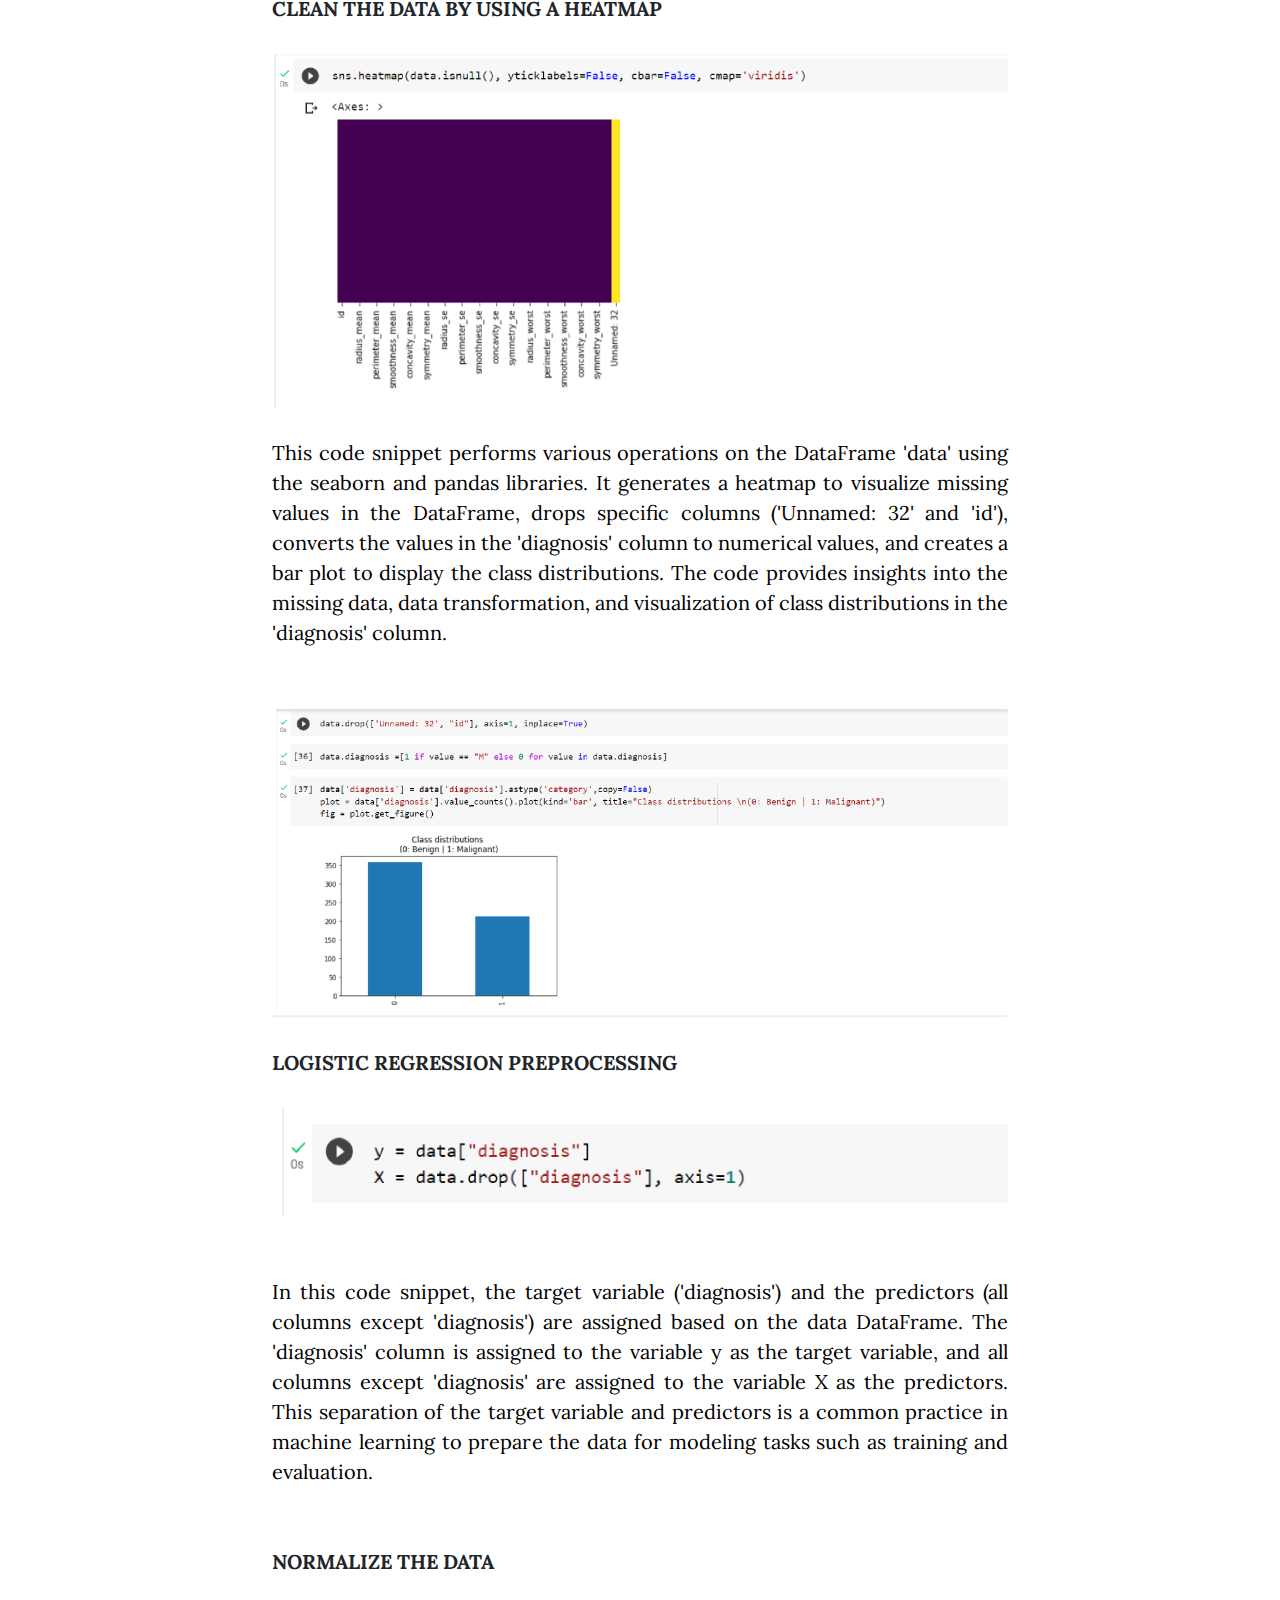
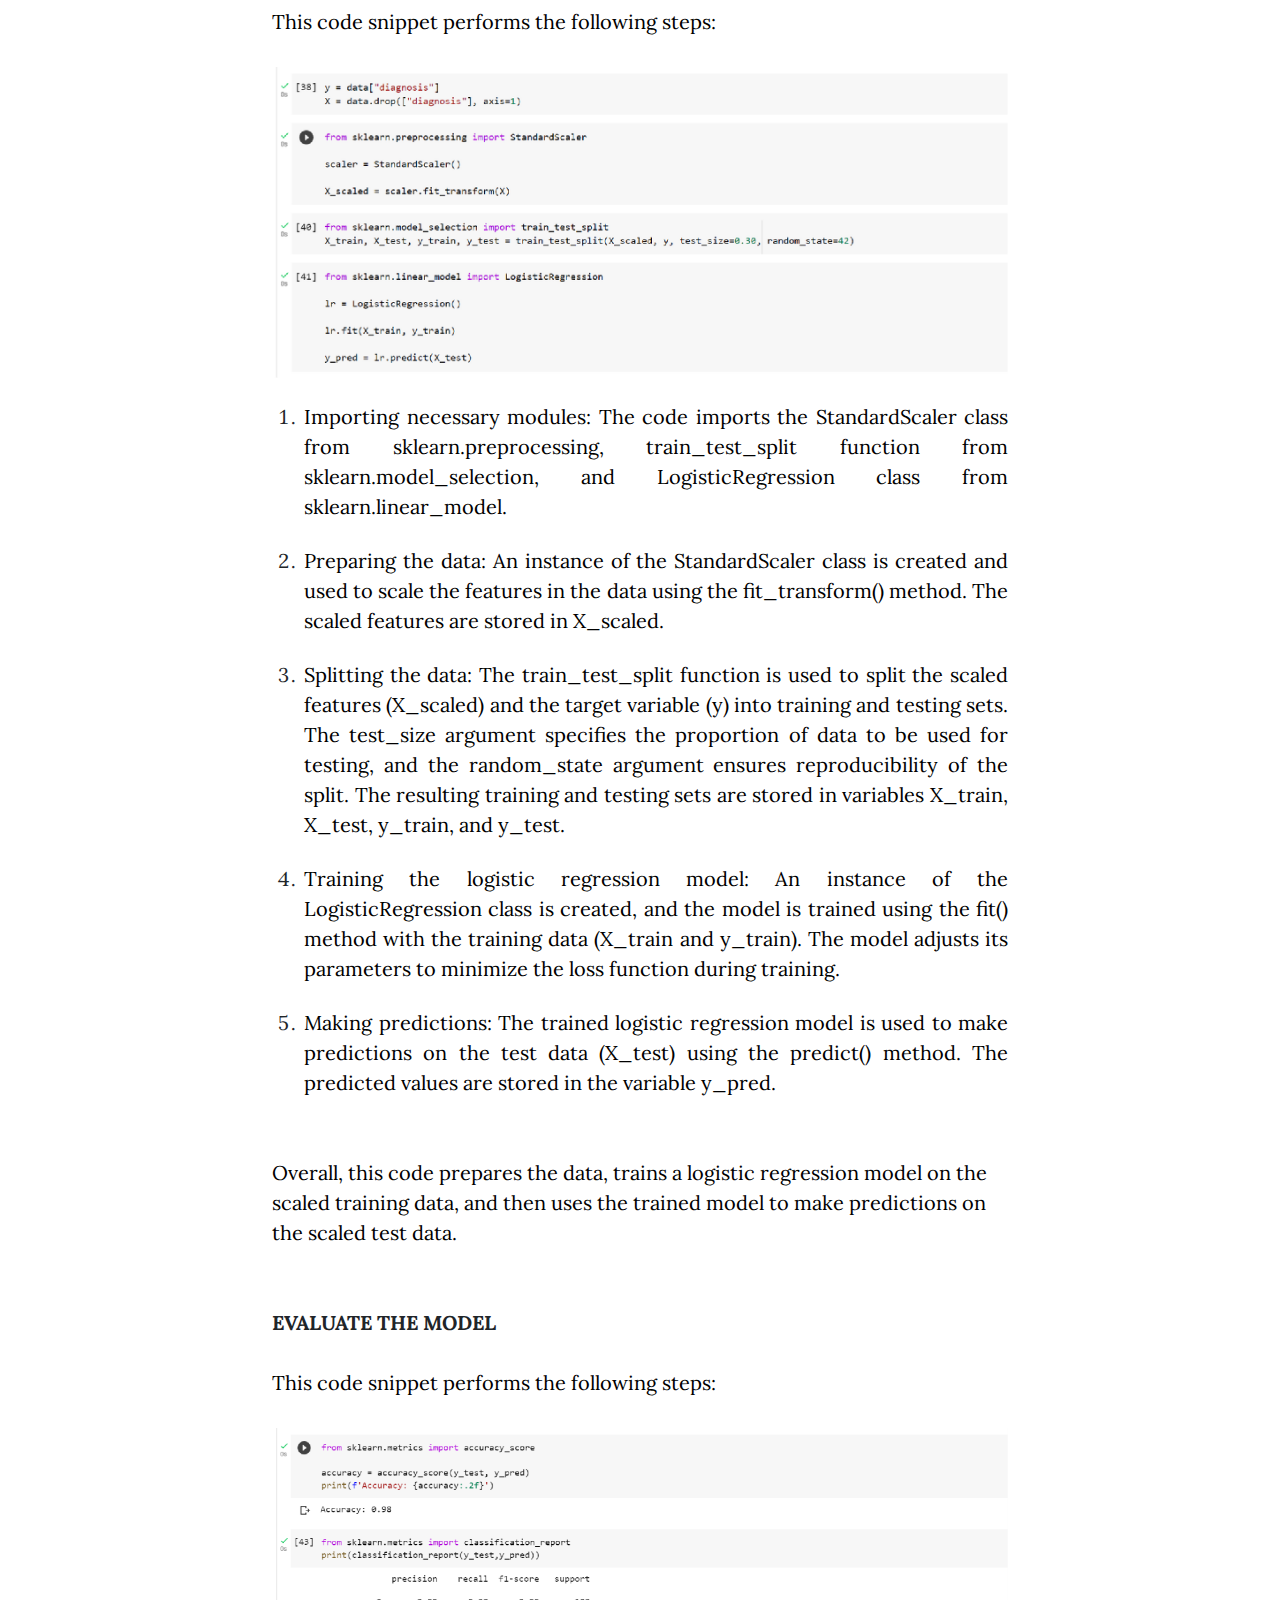
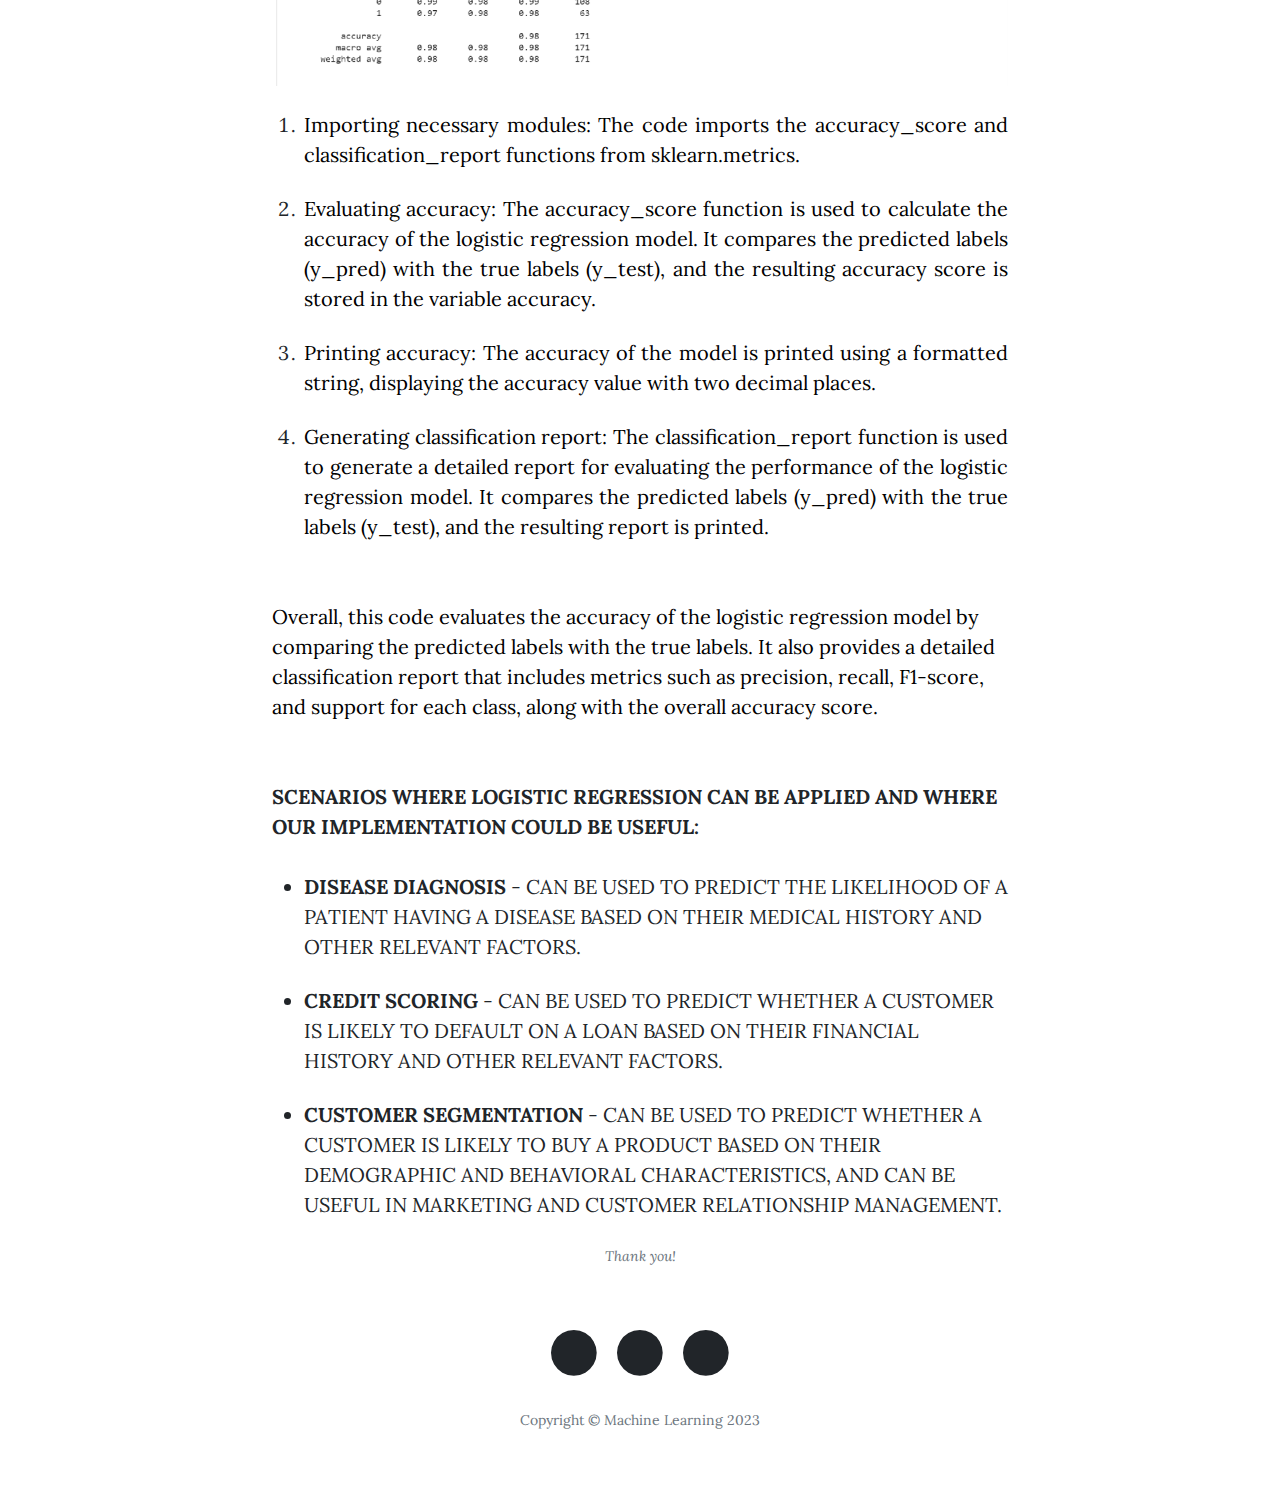
<file: post-3.html>
<!DOCTYPE html>
<html lang="en">

<head>
    <meta charset="utf-8">
    <meta name="viewport" content="width=device-width, initial-scale=1.0, shrink-to-fit=no">
    <title>Blog Post - Machine Learning</title>
    <link rel="stylesheet" href="assets/bootstrap/css/bootstrap.min.css">
    <link rel="stylesheet" href="https://fonts.googleapis.com/css?family=Open+Sans:300italic,400italic,600italic,700italic,800italic,400,300,600,700,800&amp;display=swap">
    <link rel="stylesheet" href="https://fonts.googleapis.com/css?family=Lora:400,700,400italic,700italic&amp;display=swap">
    <link rel="stylesheet" href="assets/fonts/font-awesome.min.css">
</head>

<body>
    <nav class="navbar navbar-light navbar-expand-lg fixed-top" id="mainNav">
        <div class="container"><a class="navbar-brand" href="index.html">CSC 120</a><button data-bs-toggle="collapse" data-bs-target="#navbarResponsive" class="navbar-toggler" aria-controls="navbarResponsive" aria-expanded="false" aria-label="Toggle navigation"><i class="fa fa-bars"></i></button>
            <div class="collapse navbar-collapse" id="navbarResponsive">
                <ul class="navbar-nav ms-auto">
                    <li class="nav-item"><a class="nav-link" href="index.html">Home</a></li>
                    <li class="nav-item"><a class="nav-link" href="about.html">About us</a></li>
                    <li class="nav-item"><a class="nav-link" href="post-1.html"><strong>Neural Network</strong></a></li>
                    <li class="nav-item"><a class="nav-link" href="post-2.html"><strong>Deep Learning</strong></a></li>
                    <li class="nav-item"><a class="nav-link" href="post-3.html"><strong>LOGISTIC REGRESSION</strong></a></li>
                    <li class="nav-item"><a class="nav-link" href="post-4.html"><strong>SIMPLE LINEAR REGRESSION</strong></a></li>
                    <li class="nav-item"><a class="nav-link" href="post-5.html"><strong>reinforcement learning</strong></a></li>
                </ul>
            </div>
        </div>
    </nav>
    <header class="masthead" style="background-image: url('assets/img/brain-logical-part-creative-part-wallpaper-preview.jpg');">
        <div class="overlay"></div>
        <div class="container">
            <div class="row">
                <div class="col-md-10 col-lg-8 mx-auto position-relative">
                    <div class="post-heading">
                        <h1><strong>LOGISTIC REGRESSION</strong></h1><span class="meta">Kierwinjan Matias<br>Leo Alegre<br>Joanna Mae Domingo</span>
                    </div>
                </div>
            </div>
        </div>
    </header>
    <article>
        <div class="container">
            <div class="row">
                <div class="col-md-10 col-lg-8 mx-auto">
                    <p style="text-align: justify;">IN THIS PROJECT, WE WILL SEE HOW TO TRAIN A LOGISTIC REGRESSION MODEL. THIS IS INTENDED AS AN INTRODUCTION TO LOGISTIC REGRESSION. HOWEVER, WE WILL NOT GO THROUGH THE MATHEMATICAL INTUITION OF THE MODEL.</p>
                    <p style="text-align: justify;">We will be working with the Breast Cancer dataset, which contains some very detailed measurements of cells. Along with each observation of measurements, we have the diagnosis of the cell (malignant or not). Our goal is to train a model that will be able to predict whether or not a given cell is malignant given only its measurements.</p>
                    <p><strong>IMPORT THE DATA</strong></p><img class="img-fluid" src="assets/img/post3/Picture22.png">
                    <p style="text-align: justify;"><span style="color: rgb(0, 0, 0); background-color: transparent;">This code imports the NumPy, pandas, and seaborn libraries. The NumPy, pandas, and seaborn libraries will be available for use in the current Python environment. These libraries offer a wide range of functionality for data manipulation, numerical computations, and data visualization, which can be helpful in various data analysis tasks.</span><br><br></p><img class="img-fluid" src="assets/img/post3/Picture23.png"><img class="img-fluid" src="assets/img/post3/Picture24.png"><img class="img-fluid" src="assets/img/post3/Picture25.png">
                    <hr><img class="img-fluid" src="assets/img/post3/Picture26.png"><img class="img-fluid" src="assets/img/post3/Picture27.png">
                    <p><strong>CLEAN THE DATA BY USING A HEATMAP</strong></p><img class="img-fluid" src="assets/img/post3/Picture28.png">
                    <p style="text-align: justify;"><span style="color: rgb(0, 0, 0); background-color: transparent;">This code snippet performs various operations on the DataFrame 'data' using the seaborn and pandas libraries. It generates a heatmap to visualize missing values in the DataFrame, drops specific columns ('Unnamed: 32' and 'id'), converts the values in the 'diagnosis' column to numerical values, and creates a bar plot to display the class distributions. The code provides insights into the missing data, data transformation, and visualization of class distributions in the 'diagnosis' column.</span><br><br></p><img class="img-fluid" src="assets/img/post3/Picture29.png">
                    <p><strong>LOGISTIC REGRESSION&nbsp;PREPROCESSING</strong></p><img class="img-fluid" src="assets/img/post3/Picture30.png">
                    <p style="text-align: justify;"><br><span style="color: rgb(0, 0, 0); background-color: transparent;">In this code snippet, the target variable ('diagnosis') and the predictors (all columns except 'diagnosis') are assigned based on the data DataFrame. The 'diagnosis' column is assigned to the variable y as the target variable, and all columns except 'diagnosis' are assigned to the variable X as the predictors. This separation of the target variable and predictors is a common practice in machine learning to prepare the data for modeling tasks such as training and evaluation.</span><br><br></p>
                    <p><strong>NORMALIZE THE DATA</strong></p>
                    <p><span style="color: rgb(0, 0, 0); background-color: transparent;">This code snippet performs the following steps:</span></p><img class="img-fluid" src="assets/img/post3/Picture31.png">
                    <ol>
                        <li style="text-align: justify;margin-top: 24px;"><span style="color: rgb(0, 0, 0); background-color: transparent;">Importing necessary modules: The code imports the StandardScaler class from sklearn.preprocessing, train_test_split function from sklearn.model_selection, and LogisticRegression class from sklearn.linear_model.</span></li>
                        <li style="text-align: justify;margin-top: 24px;"><span style="color: rgb(0, 0, 0); background-color: transparent;">Preparing the data: An instance of the StandardScaler class is created and used to scale the features in the data using the fit_transform() method. The scaled features are stored in X_scaled.</span></li>
                        <li style="text-align: justify;margin-top: 24px;"><span style="color: rgb(0, 0, 0); background-color: transparent;">Splitting the data: The train_test_split function is used to split the scaled features (X_scaled) and the target variable (y) into training and testing sets. The test_size argument specifies the proportion of data to be used for testing, and the random_state argument ensures reproducibility of the split. The resulting training and testing sets are stored in variables X_train, X_test, y_train, and y_test.</span></li>
                        <li style="text-align: justify;margin-top: 24px;"><span style="color: rgb(0, 0, 0); background-color: transparent;">Training the logistic regression model: An instance of the LogisticRegression class is created, and the model is trained using the fit() method with the training data (X_train and y_train). The model adjusts its parameters to minimize the loss function during training.</span></li>
                        <li style="text-align: justify;margin-top: 24px;"><span style="color: rgb(0, 0, 0); background-color: transparent;">Making predictions: The trained logistic regression model is used to make predictions on the test data (X_test) using the predict() method. The predicted values are stored in the variable y_pred.</span></li>
                    </ol>
                    <p><br><span style="color: rgb(0, 0, 0); background-color: transparent;">Overall, this code prepares the data, trains a logistic regression model on the scaled training data, and then uses the trained model to make predictions on the scaled test data.</span><br><br></p>
                    <p><strong>EVALUATE THE MODEL</strong></p>
                    <p><span style="color: rgb(0, 0, 0); background-color: transparent;">This code snippet performs the following steps:</span></p><img class="img-fluid" src="assets/img/post3/Picture32.png">
                    <ol>
                        <li style="text-align: justify;margin-top: 24px;"><span style="color: rgb(0, 0, 0); background-color: transparent;">Importing necessary modules: The code imports the accuracy_score and classification_report functions from sklearn.metrics.</span></li>
                        <li style="text-align: justify;margin-top: 24px;"><span style="color: rgb(0, 0, 0); background-color: transparent;">Evaluating accuracy: The accuracy_score function is used to calculate the accuracy of the logistic regression model. It compares the predicted labels (y_pred) with the true labels (y_test), and the resulting accuracy score is stored in the variable accuracy.</span></li>
                        <li style="text-align: justify;margin-top: 24px;"><span style="color: rgb(0, 0, 0); background-color: transparent;">Printing accuracy: The accuracy of the model is printed using a formatted string, displaying the accuracy value with two decimal places.</span></li>
                        <li style="text-align: justify;margin-top: 24px;"><span style="color: rgb(0, 0, 0); background-color: transparent;">Generating classification report: The classification_report function is used to generate a detailed report for evaluating the performance of the logistic regression model. It compares the predicted labels (y_pred) with the true labels (y_test), and the resulting report is printed.</span></li>
                    </ol>
                    <p><br><span style="color: rgb(0, 0, 0); background-color: transparent;">Overall, this code evaluates the accuracy of the logistic regression model by comparing the predicted labels with the true labels. It also provides a detailed classification report that includes metrics such as precision, recall, F1-score, and support for each class, along with the overall accuracy score.</span><br><br></p>
                    <p><strong>SCENARIOS&nbsp;WHERE LOGISTIC REGRESSION CAN BE APPLIED AND WHERE OUR IMPLEMENTATION COULD BE USEFUL:</strong></p>
                    <ul>
                        <li style="margin-top: 24px;"><strong>DISEASE DIAGNOSIS</strong> - CAN BE USED TO PREDICT THE LIKELIHOOD OF A PATIENT HAVING A DISEASE BASED ON THEIR MEDICAL HISTORY AND OTHER RELEVANT FACTORS.&nbsp;</li>
                        <li style="margin-top: 24px;"><strong>CREDIT SCORING</strong> - CAN BE USED TO PREDICT WHETHER A CUSTOMER IS LIKELY TO DEFAULT ON A LOAN BASED ON THEIR FINANCIAL HISTORY AND OTHER RELEVANT FACTORS.&nbsp;</li>
                        <li style="margin-top: 24px;"><strong>CUSTOMER SEGMENTATION </strong>- CAN BE USED TO PREDICT WHETHER A CUSTOMER IS LIKELY TO BUY A PRODUCT BASED ON THEIR DEMOGRAPHIC AND BEHAVIORAL CHARACTERISTICS, AND CAN BE USEFUL IN MARKETING AND CUSTOMER RELATIONSHIP MANAGEMENT.&nbsp;</li>
                    </ul><span class="text-muted caption">Thank you!</span>
                </div>
            </div>
        </div>
    </article>
    <footer>
        <div class="container">
            <div class="row">
                <div class="col-md-10 col-lg-8 mx-auto">
                    <ul class="list-inline text-center">
                        <li class="list-inline-item"><span class="fa-stack fa-lg"><i class="fa fa-circle fa-stack-2x"></i></span></li>
                        <li class="list-inline-item"><span class="fa-stack fa-lg"><i class="fa fa-circle fa-stack-2x"></i></span></li>
                        <li class="list-inline-item"><span class="fa-stack fa-lg"><i class="fa fa-circle fa-stack-2x"></i></span></li>
                    </ul>
                    <p class="text-muted copyright">Copyright&nbsp;©&nbsp;Machine Learning 2023</p>
                </div>
            </div>
        </div>
    </footer>
    <script src="assets/bootstrap/js/bootstrap.min.js"></script>
    <script src="assets/js/clean-blog.js"></script>
</body>

</html>
</file>
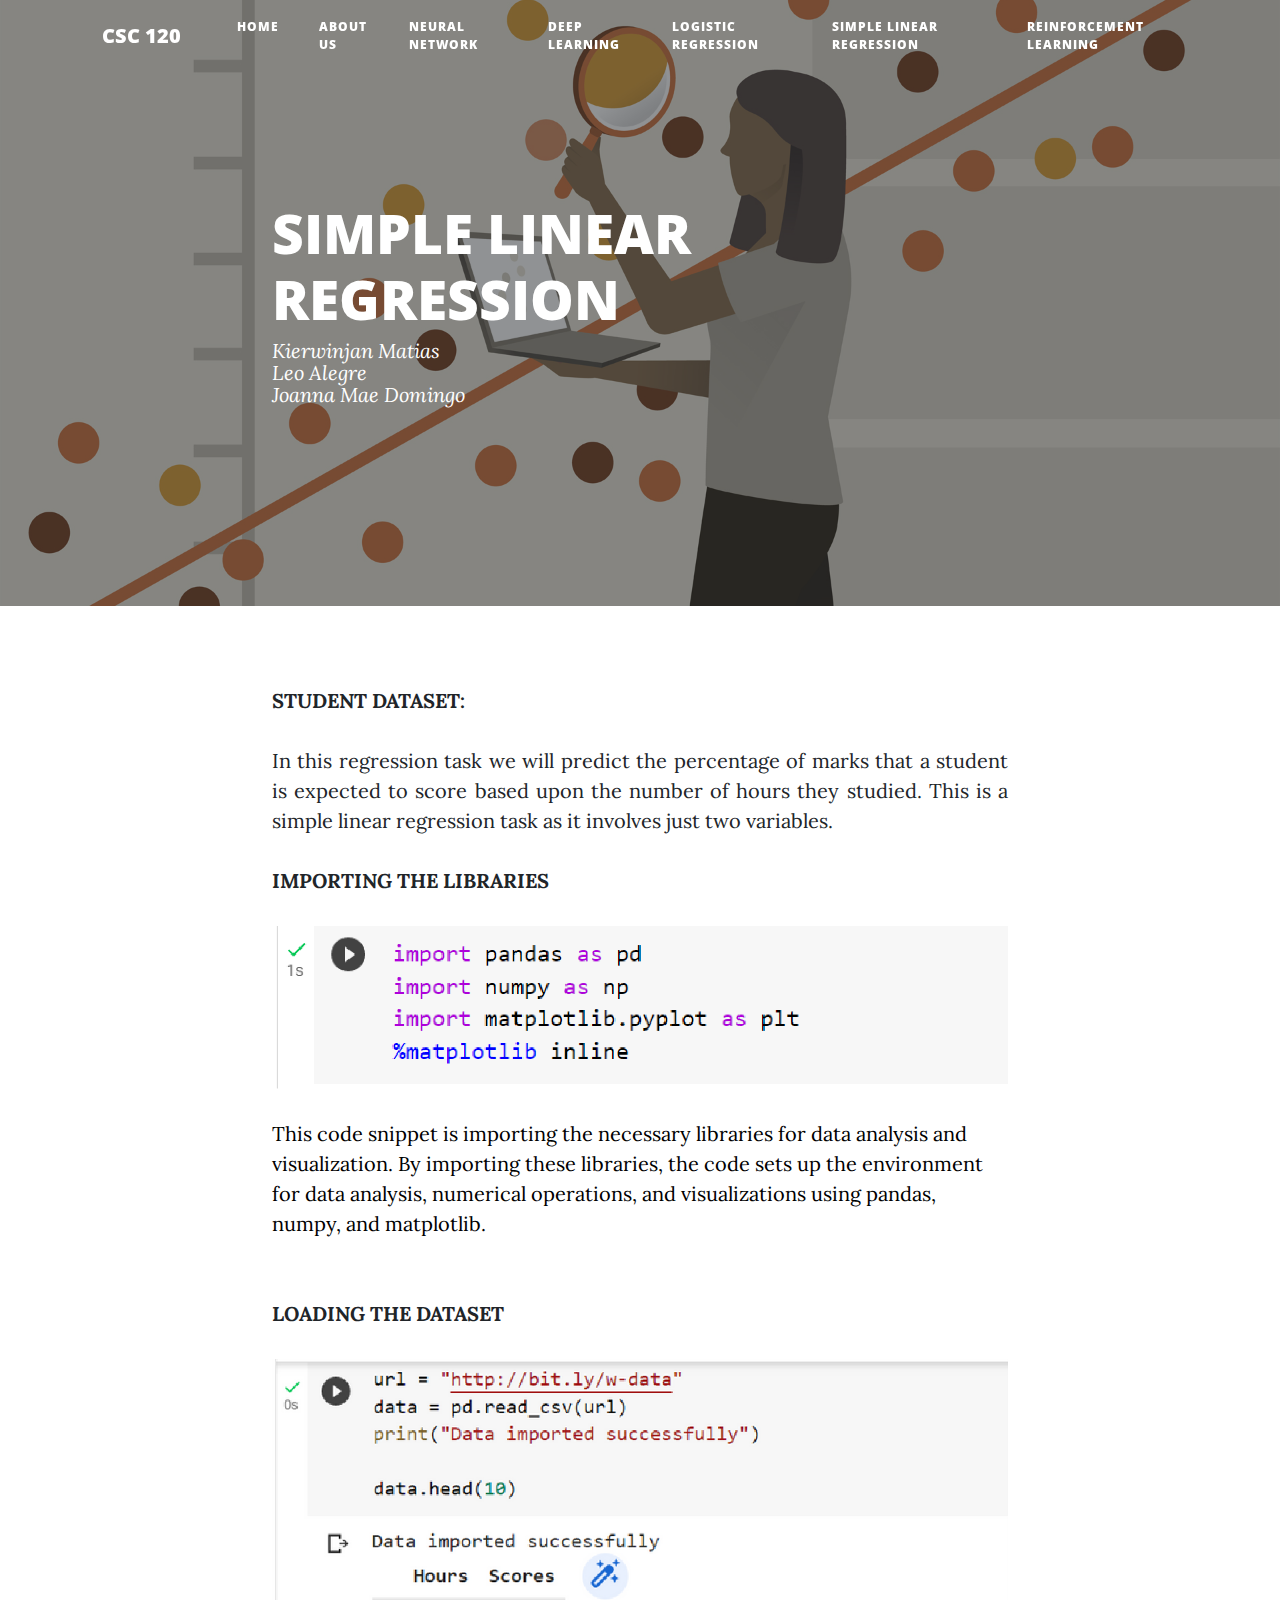
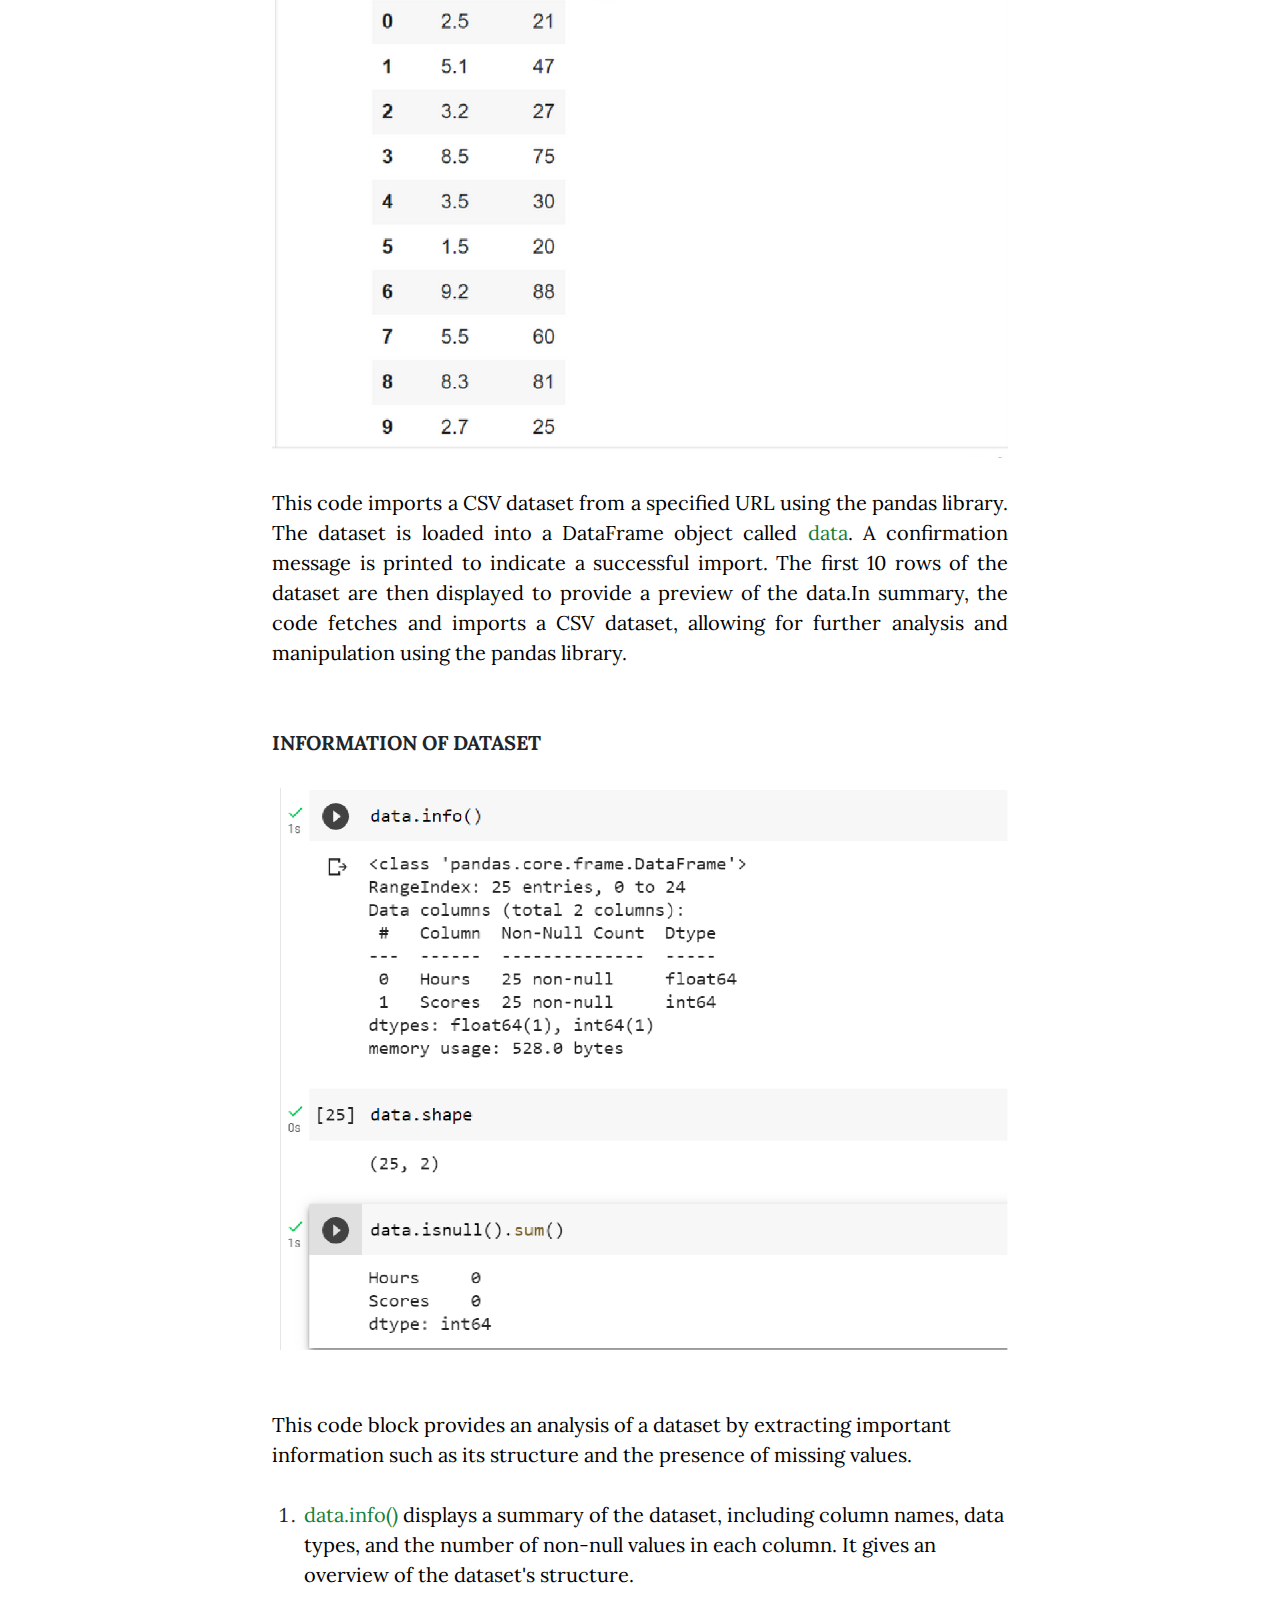
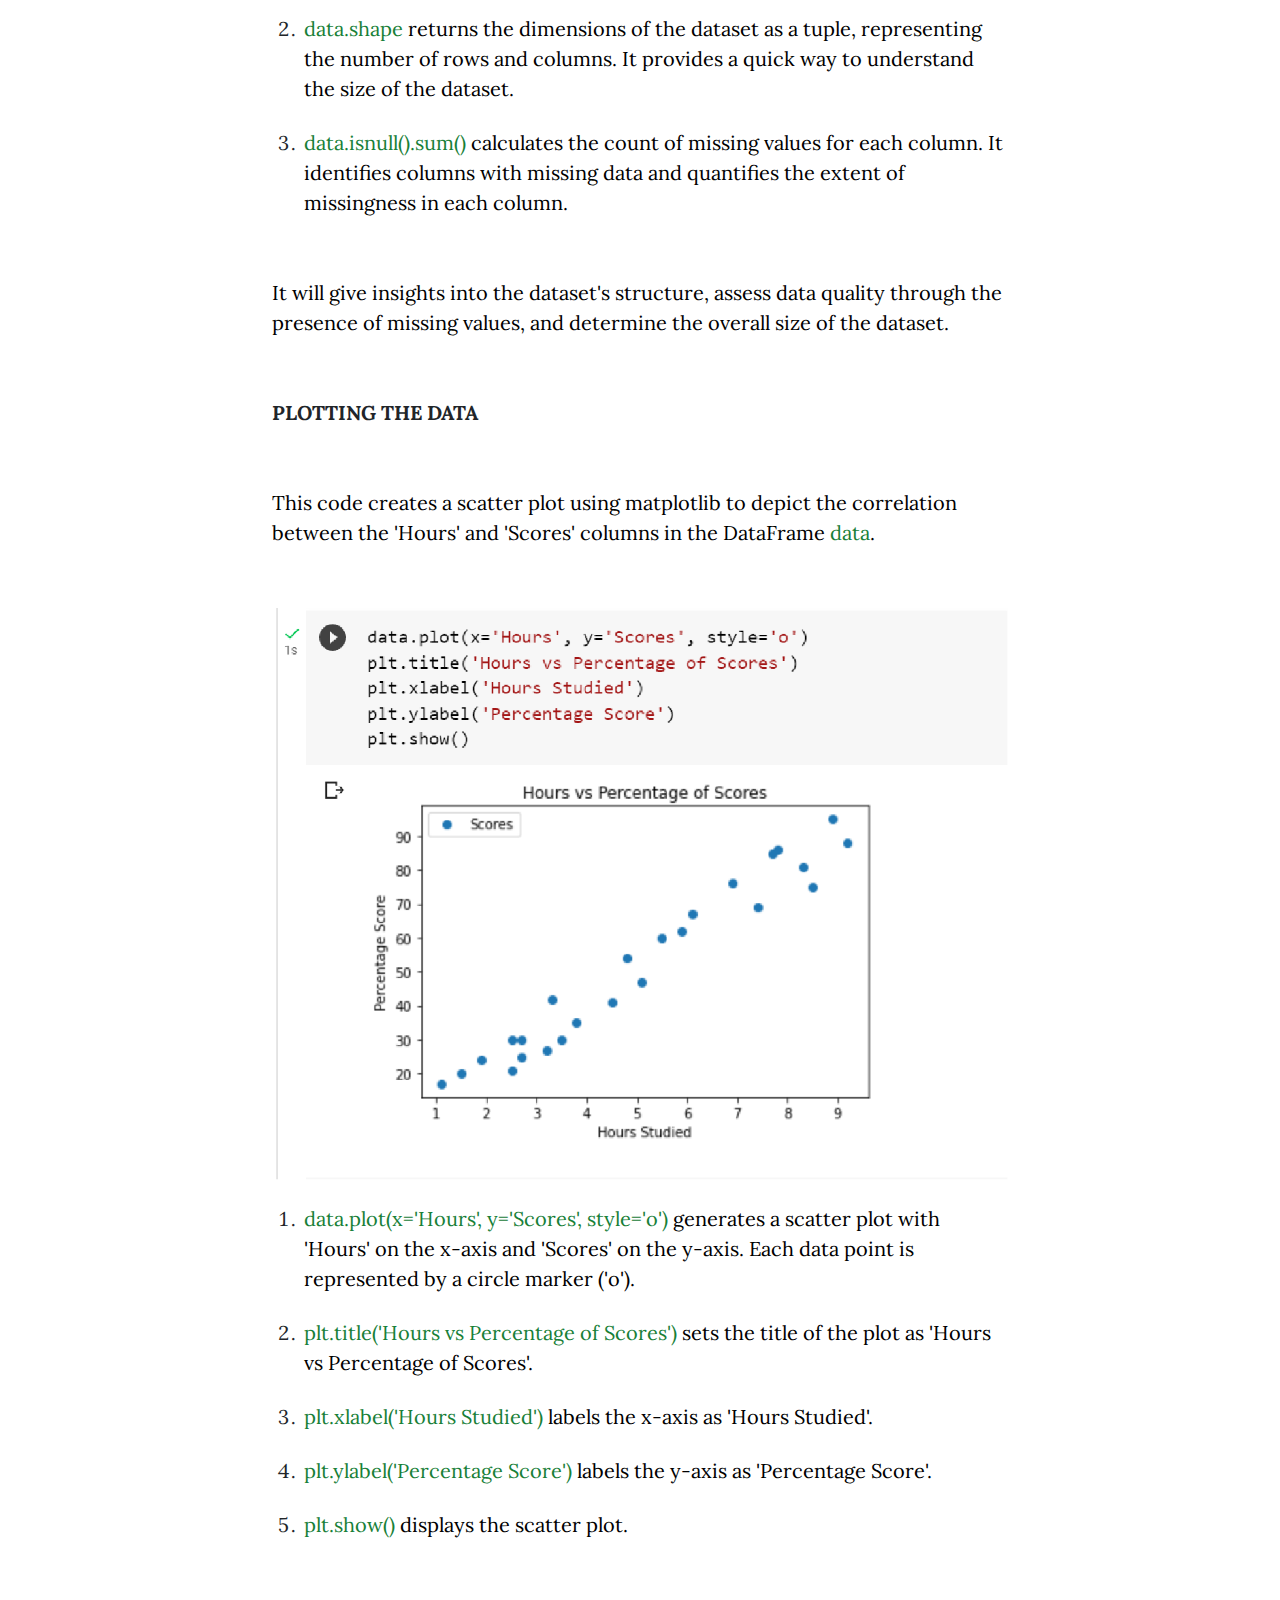
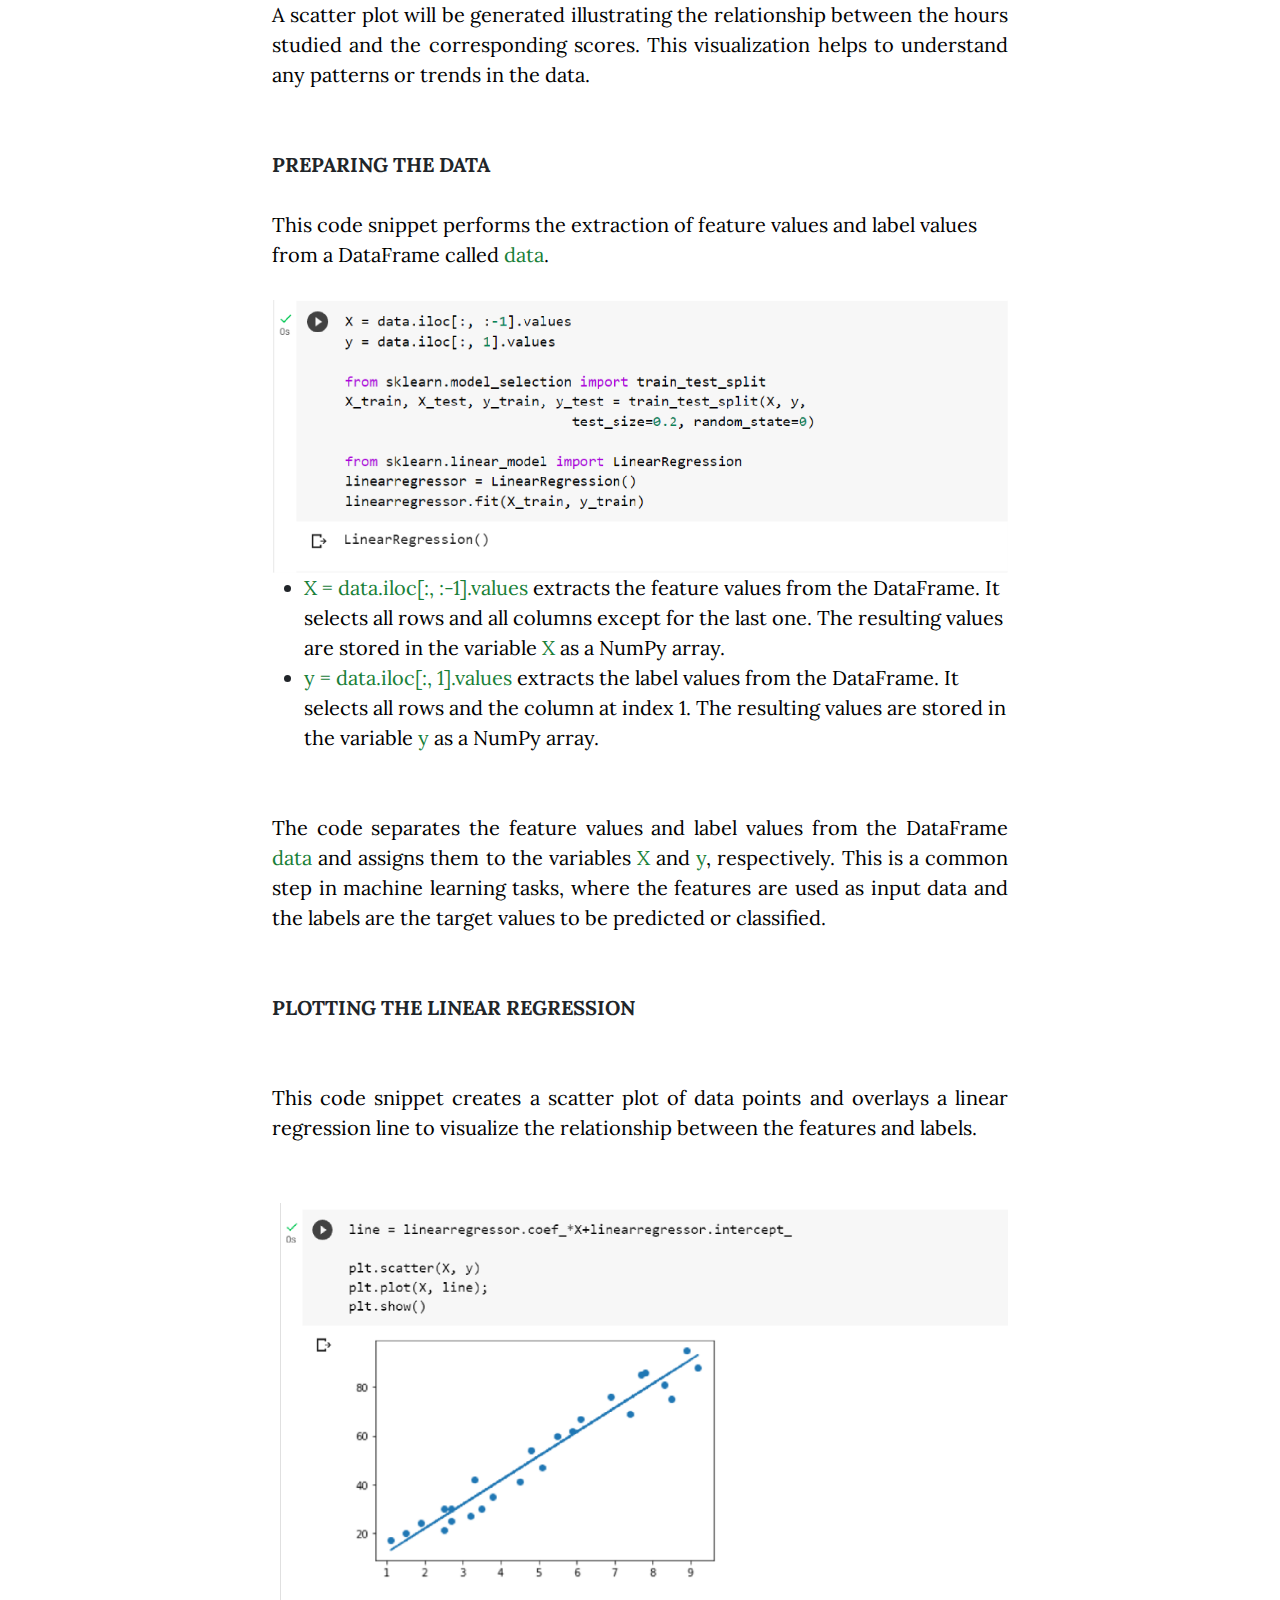
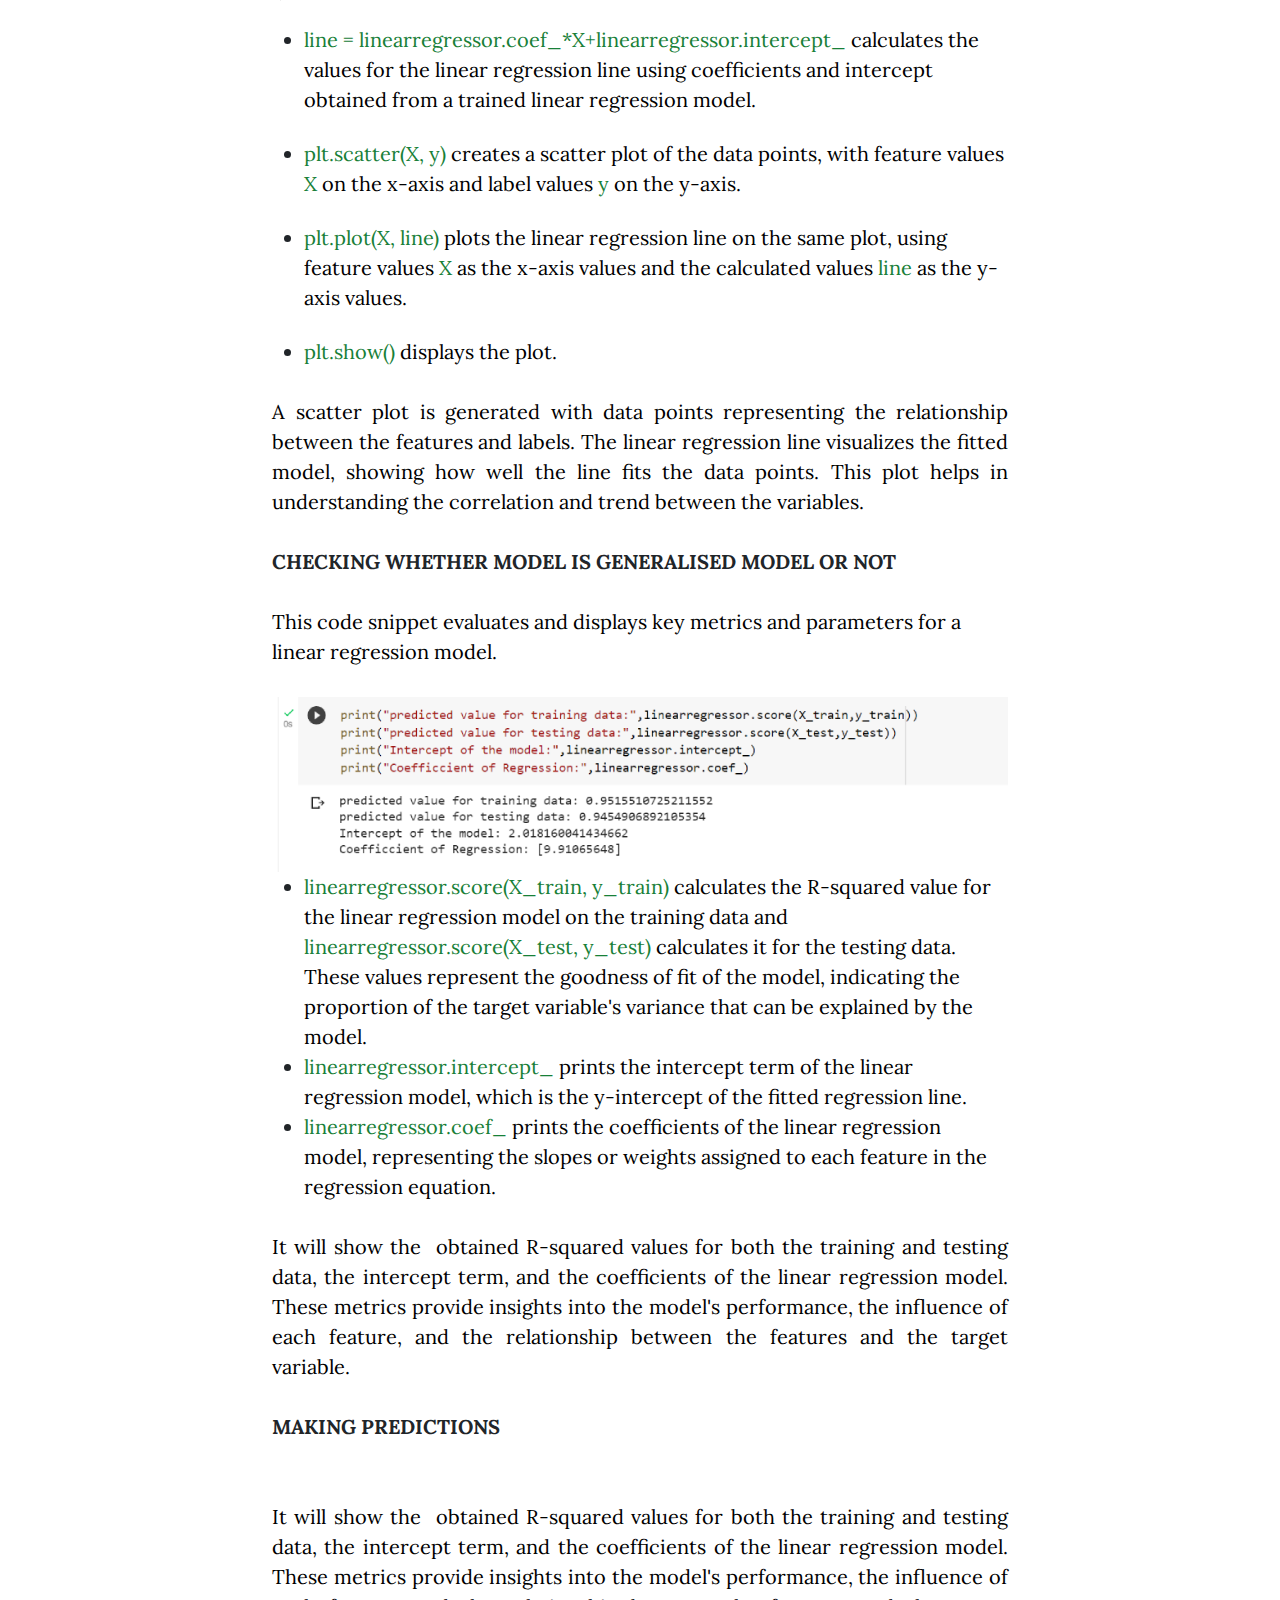
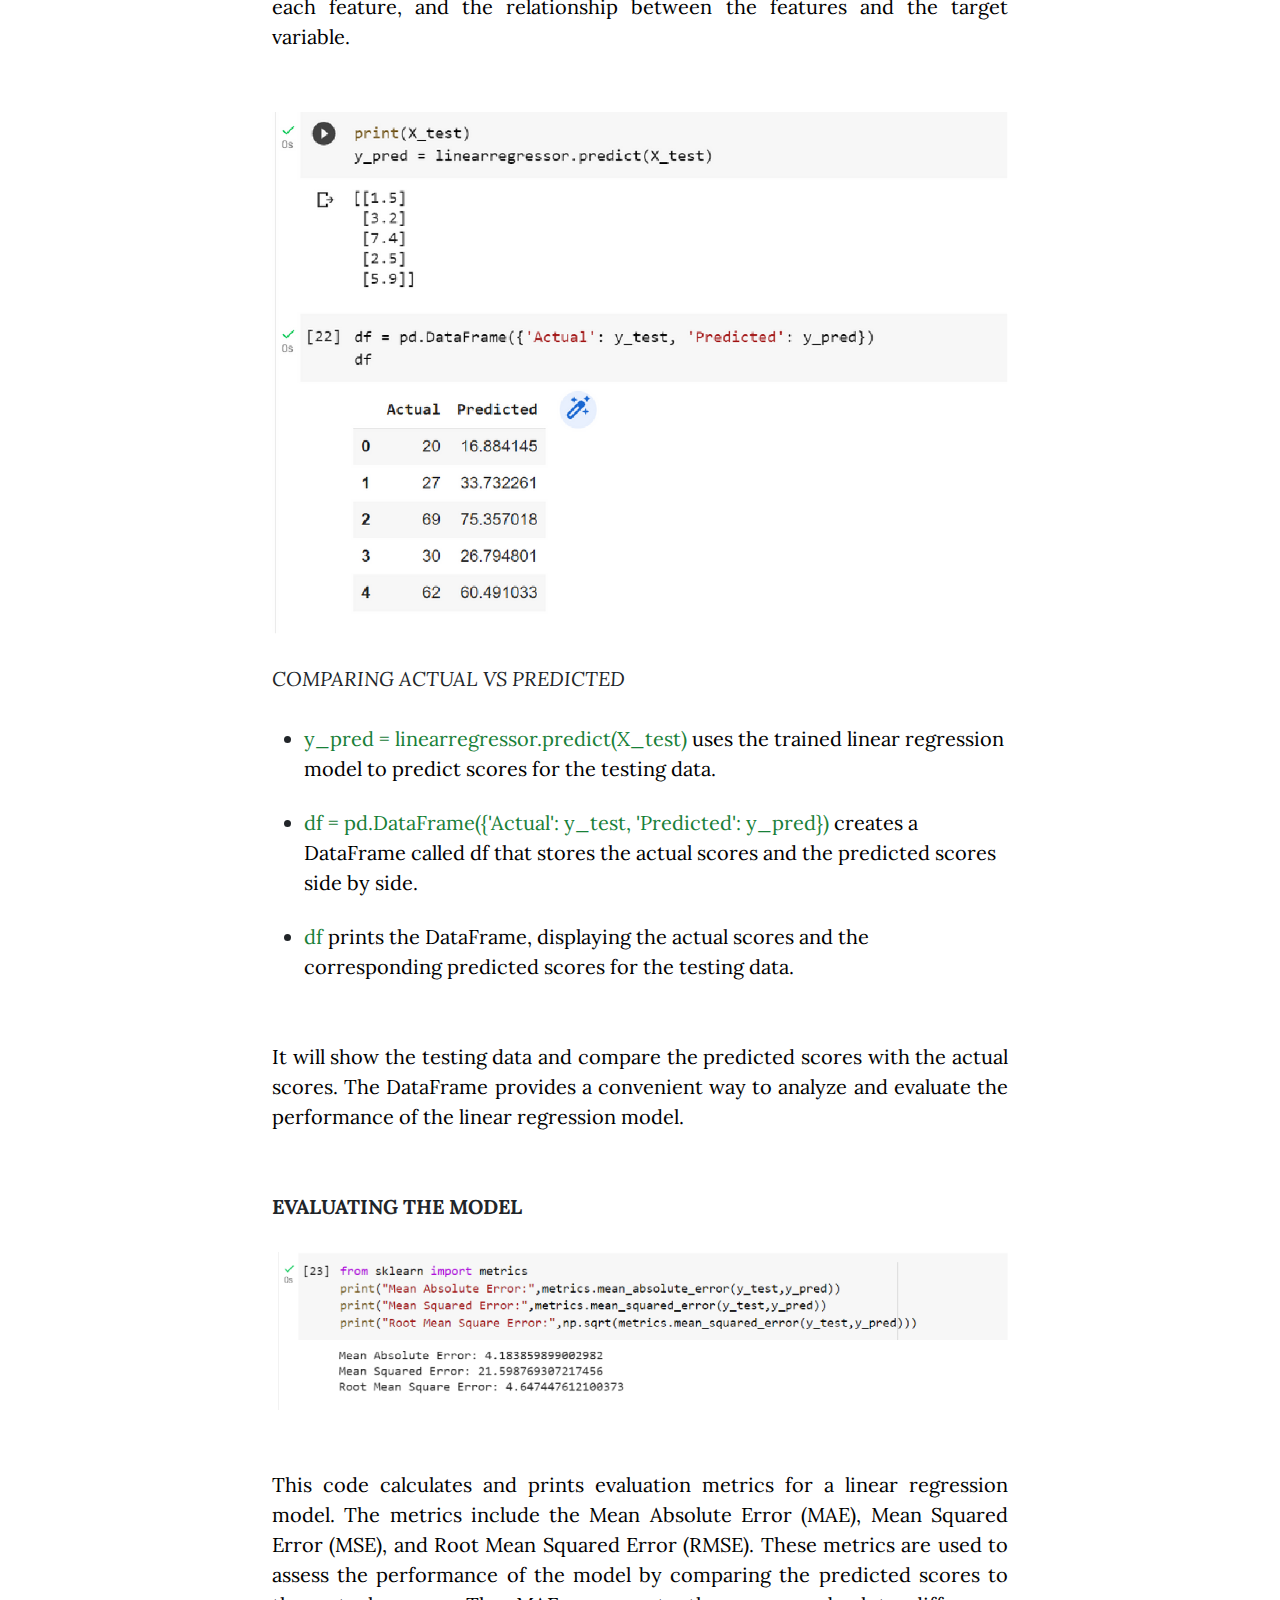
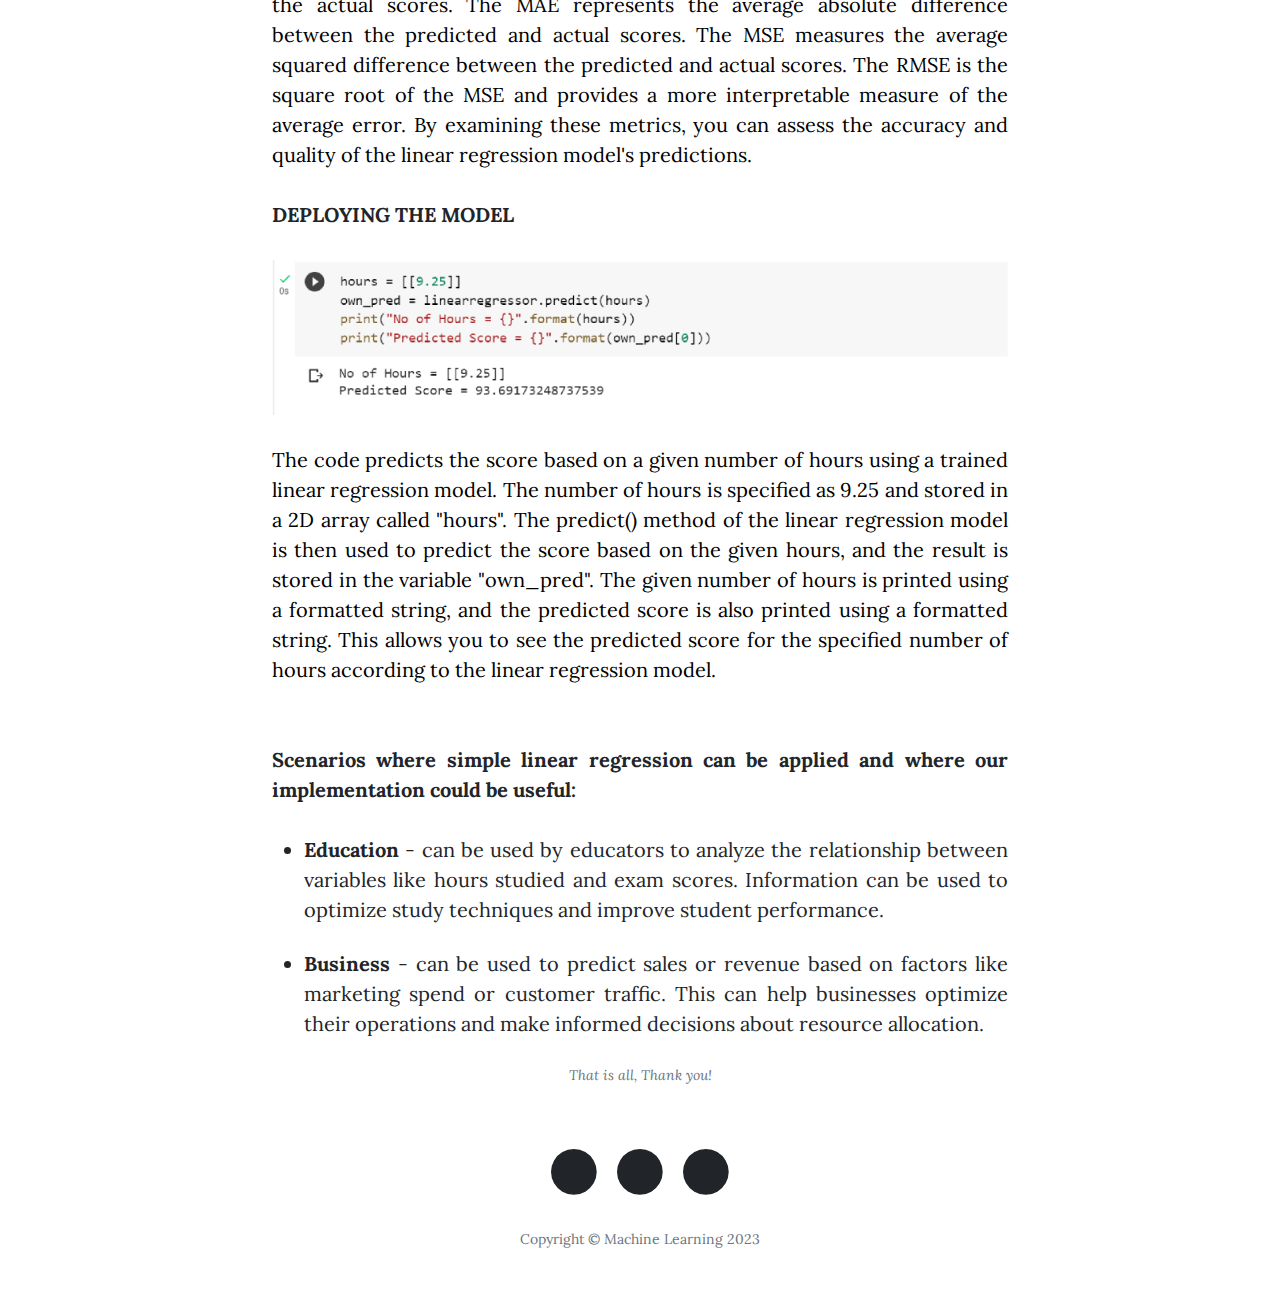
<file: post-4.html>
<!DOCTYPE html>
<html lang="en">

<head>
    <meta charset="utf-8">
    <meta name="viewport" content="width=device-width, initial-scale=1.0, shrink-to-fit=no">
    <title>Blog Post - Machine Learning</title>
    <link rel="stylesheet" href="assets/bootstrap/css/bootstrap.min.css">
    <link rel="stylesheet" href="https://fonts.googleapis.com/css?family=Open+Sans:300italic,400italic,600italic,700italic,800italic,400,300,600,700,800&amp;display=swap">
    <link rel="stylesheet" href="https://fonts.googleapis.com/css?family=Lora:400,700,400italic,700italic&amp;display=swap">
    <link rel="stylesheet" href="assets/fonts/font-awesome.min.css">
</head>

<body>
    <nav class="navbar navbar-light navbar-expand-lg fixed-top" id="mainNav">
        <div class="container"><a class="navbar-brand" href="index.html">CSC 120</a><button data-bs-toggle="collapse" data-bs-target="#navbarResponsive" class="navbar-toggler" aria-controls="navbarResponsive" aria-expanded="false" aria-label="Toggle navigation"><i class="fa fa-bars"></i></button>
            <div class="collapse navbar-collapse" id="navbarResponsive">
                <ul class="navbar-nav ms-auto">
                    <li class="nav-item"><a class="nav-link" href="index.html">Home</a></li>
                    <li class="nav-item"><a class="nav-link" href="about.html">About us</a></li>
                    <li class="nav-item"><a class="nav-link" href="post-1.html"><strong>Neural Network</strong></a></li>
                    <li class="nav-item"><a class="nav-link" href="post-2.html"><strong>Deep Learning</strong></a></li>
                    <li class="nav-item"><a class="nav-link" href="post-3.html"><strong>LOGISTIC REGRESSION</strong></a></li>
                    <li class="nav-item"><a class="nav-link" href="post-4.html"><strong>SIMPLE LINEAR REGRESSION</strong></a></li>
                    <li class="nav-item"><a class="nav-link" href="post-5.html"><strong>reinforcement learning</strong></a></li>
                </ul>
            </div>
        </div>
    </nav>
    <header class="masthead" style="background-image: url('assets/img/578082-637199624574737751-16x9.jpg');">
        <div class="overlay"></div>
        <div class="container">
            <div class="row">
                <div class="col-md-10 col-lg-8 mx-auto position-relative">
                    <div class="post-heading">
                        <h1><strong>SIMPLE LINEAR REGRESSION</strong></h1><span class="meta">Kierwinjan Matias<br>Leo Alegre<br>Joanna Mae Domingo</span>
                    </div>
                </div>
            </div>
        </div>
    </header>
    <article>
        <div class="container">
            <div class="row">
                <div class="col-md-10 col-lg-8 mx-auto">
                    <p><strong>STUDENT DATASET:&nbsp;</strong></p>
                    <p style="text-align: justify;">In this regression task we will predict the percentage of marks that a student is expected to score based upon the number of hours they studied. This is a simple linear regression task as it involves just two variables.&nbsp;</p>
                    <p><strong>IMPORTING THE LIBRARIES&nbsp;</strong></p><img class="img-fluid" src="assets/img/post4/Picture33.png">
                    <p><span style="color: rgb(0, 0, 0); background-color: transparent;">This code snippet is importing the necessary libraries for data analysis and visualization. By importing these libraries, the code sets up the environment for data analysis, numerical operations, and visualizations using pandas, numpy, and matplotlib.</span><br><br></p>
                    <p><strong>LOADING THE DATASET&nbsp;</strong></p><img class="img-fluid" src="assets/img/post4/Picture34.png">
                    <p style="text-align: justify;"><span style="color: rgb(0, 0, 0); background-color: transparent;">This code imports a CSV dataset from a specified URL using the pandas library. The dataset is loaded into a DataFrame object called </span><span style="color: rgb(24, 128, 56); background-color: transparent;">data</span><span style="color: rgb(0, 0, 0); background-color: transparent;">. A confirmation message is printed to indicate a successful import. The first 10 rows of the dataset are then displayed to provide a preview of the data.In summary, the code fetches and imports a CSV dataset, allowing for further analysis and manipulation using the pandas library.</span><br><br></p>
                    <p><strong>INFORMATION OF DATASET</strong></p><img class="img-fluid" src="assets/img/post4/Picture35.png">
                    <p><br><span style="color: rgb(0, 0, 0); background-color: transparent;">This code block provides an analysis of a dataset by extracting important information such as its structure and the presence of missing values.&nbsp;</span></p>
                    <ol>
                        <li style="margin-top: 24px;"><span style="color: rgb(24, 128, 56); background-color: transparent;">data.info()</span><span style="color: rgb(0, 0, 0); background-color: transparent;"> displays a summary of the dataset, including column names, data types, and the number of non-null values in each column. It gives an overview of the dataset's structure.</span></li>
                        <li style="margin-top: 24px;"><span style="color: rgb(24, 128, 56); background-color: transparent;">data.shape</span><span style="color: rgb(0, 0, 0); background-color: transparent;"> returns the dimensions of the dataset as a tuple, representing the number of rows and columns. It provides a quick way to understand the size of the dataset.</span></li>
                        <li style="margin-top: 24px;"><span style="color: rgb(24, 128, 56); background-color: transparent;">data.isnull().sum()</span><span style="color: rgb(0, 0, 0); background-color: transparent;"> calculates the count of missing values for each column. It identifies columns with missing data and quantifies the extent of missingness in each column.</span></li>
                    </ol>
                    <p><br><span style="color: rgb(0, 0, 0); background-color: transparent;">It will give insights into the dataset's structure, assess data quality through the presence of missing values, and determine the overall size of the dataset.</span><br><br></p>
                    <p><strong>PLOTTING THE DATA&nbsp;</strong></p>
                    <p><br><span style="color: rgb(0, 0, 0); background-color: transparent;">This code creates a scatter plot using matplotlib to depict the correlation between the 'Hours' and 'Scores' columns in the DataFrame </span><span style="color: rgb(24, 128, 56); background-color: transparent;">data</span><span style="color: rgb(0, 0, 0); background-color: transparent;">.&nbsp;</span><br><br></p><img class="img-fluid" src="assets/img/post4/Picture36.png">
                    <ol>
                        <li style="margin-top: 24px;"><span style="color: rgb(24, 128, 56); background-color: transparent;">data.plot(x='Hours', y='Scores', style='o')</span><span style="color: rgb(0, 0, 0); background-color: transparent;"> generates a scatter plot with 'Hours' on the x-axis and 'Scores' on the y-axis. Each data point is represented by a circle marker ('o').</span></li>
                        <li style="margin-top: 24px;"><span style="color: rgb(24, 128, 56); background-color: transparent;">plt.title('Hours vs Percentage of Scores')</span><span style="color: rgb(0, 0, 0); background-color: transparent;"> sets the title of the plot as 'Hours vs Percentage of Scores'.</span></li>
                        <li style="margin-top: 24px;"><span style="color: rgb(24, 128, 56); background-color: transparent;">plt.xlabel('Hours Studied')</span><span style="color: rgb(0, 0, 0); background-color: transparent;"> labels the x-axis as 'Hours Studied'.</span></li>
                        <li style="margin-top: 24px;"><span style="color: rgb(24, 128, 56); background-color: transparent;">plt.ylabel('Percentage Score')</span><span style="color: rgb(0, 0, 0); background-color: transparent;"> labels the y-axis as 'Percentage Score'.</span></li>
                        <li style="margin-top: 24px;"><span style="color: rgb(24, 128, 56); background-color: transparent;">plt.show()</span><span style="color: rgb(0, 0, 0); background-color: transparent;"> displays the scatter plot.</span></li>
                    </ol>
                    <p style="text-align: justify;"><br><span style="color: rgb(0, 0, 0); background-color: transparent;">A scatter plot will be generated illustrating the relationship between the hours studied and the corresponding scores. This visualization helps to understand any patterns or trends in the data.</span><br><br></p>
                    <p><strong>PREPARING THE DATA&nbsp;</strong></p>
                    <p><span style="color: rgb(0, 0, 0); background-color: transparent;">This code snippet performs the extraction of feature values and label values from a DataFrame called </span><span style="color: rgb(24, 128, 56); background-color: transparent;">data</span><span style="color: rgb(0, 0, 0); background-color: transparent;">.&nbsp;</span></p><img class="img-fluid" src="assets/img/post4/Picture37.png">
                    <ul>
                        <li><span style="color: rgb(24, 128, 56); background-color: transparent;">X = data.iloc[:, :-1].values</span><span style="color: rgb(0, 0, 0); background-color: transparent;"> extracts the feature values from the DataFrame. It selects all rows and all columns except for the last one. The resulting values are stored in the variable </span><span style="color: rgb(24, 128, 56); background-color: transparent;">X</span><span style="color: rgb(0, 0, 0); background-color: transparent;"> as a NumPy array.</span></li>
                        <li><span style="color: rgb(24, 128, 56); background-color: transparent;">y = data.iloc[:, 1].values</span><span style="color: rgb(0, 0, 0); background-color: transparent;"> extracts the label values from the DataFrame. It selects all rows and the column at index 1. The resulting values are stored in the variable </span><span style="color: rgb(24, 128, 56); background-color: transparent;">y</span><span style="color: rgb(0, 0, 0); background-color: transparent;"> as a NumPy array.</span></li>
                    </ul>
                    <p style="text-align: justify;"><br><span style="color: rgb(0, 0, 0); background-color: transparent;">The code separates the feature values and label values from the DataFrame </span><span style="color: rgb(24, 128, 56); background-color: transparent;">data</span><span style="color: rgb(0, 0, 0); background-color: transparent;"> and assigns them to the variables </span><span style="color: rgb(24, 128, 56); background-color: transparent;">X</span><span style="color: rgb(0, 0, 0); background-color: transparent;"> and </span><span style="color: rgb(24, 128, 56); background-color: transparent;">y</span><span style="color: rgb(0, 0, 0); background-color: transparent;">, respectively. This is a common step in machine learning tasks, where the features are used as input data and the labels are the target values to be predicted or classified.</span><br><br></p>
                    <p><strong>PLOTTING THE LINEAR REGRESSION</strong></p>
                    <p style="text-align: justify;"><br><span style="color: rgb(0, 0, 0); background-color: transparent;">This code snippet creates a scatter plot of data points and overlays a linear regression line to visualize the relationship between the features and labels.&nbsp;</span><br><br></p><img class="img-fluid" src="assets/img/post4/Picture38.png">
                    <ul>
                        <li style="margin-top: 24px;"><span style="color: rgb(24, 128, 56); background-color: transparent;">line = linearregressor.coef_*X+linearregressor.intercept_</span><span style="color: rgb(0, 0, 0); background-color: transparent;"> calculates the values for the linear regression line using coefficients and intercept obtained from a trained linear regression model.</span></li>
                        <li style="margin-top: 24px;"><span style="color: rgb(24, 128, 56); background-color: transparent;">plt.scatter(X, y)</span><span style="color: rgb(0, 0, 0); background-color: transparent;"> creates a scatter plot of the data points, with feature values </span><span style="color: rgb(24, 128, 56); background-color: transparent;">X</span><span style="color: rgb(0, 0, 0); background-color: transparent;"> on the x-axis and label values </span><span style="color: rgb(24, 128, 56); background-color: transparent;">y</span><span style="color: rgb(0, 0, 0); background-color: transparent;"> on the y-axis.</span></li>
                        <li style="margin-top: 24px;"><span style="color: rgb(24, 128, 56); background-color: transparent;">plt.plot(X, line)</span><span style="color: rgb(0, 0, 0); background-color: transparent;"> plots the linear regression line on the same plot, using feature values </span><span style="color: rgb(24, 128, 56); background-color: transparent;">X</span><span style="color: rgb(0, 0, 0); background-color: transparent;"> as the x-axis values and the calculated values </span><span style="color: rgb(24, 128, 56); background-color: transparent;">line</span><span style="color: rgb(0, 0, 0); background-color: transparent;"> as the y-axis values.</span></li>
                        <li style="margin-top: 24px;"><span style="color: rgb(24, 128, 56); background-color: transparent;">plt.show()</span><span style="color: rgb(0, 0, 0); background-color: transparent;"> displays the plot.</span></li>
                    </ul>
                    <p style="text-align: justify;"><span style="color: rgb(0, 0, 0); background-color: transparent;">A scatter plot is generated with data points representing the relationship between the features and labels. The linear regression line visualizes the fitted model, showing how well the line fits the data points. This plot helps in understanding the correlation and trend between the variables.</span></p>
                    <p><strong>CHECKING WHETHER MODEL IS GENERALISED MODEL OR NOT</strong></p>
                    <p><span style="color: rgb(0, 0, 0); background-color: transparent;">This code snippet evaluates and displays key metrics and parameters for a linear regression model.&nbsp;</span></p><img class="img-fluid" src="assets/img/post4/Picture39.png">
                    <ul>
                        <li><span style="color: rgb(24, 128, 56); background-color: transparent;">linearregressor.score(X_train, y_train)</span><span style="color: rgb(0, 0, 0); background-color: transparent;"> calculates the R-squared value for the linear regression model on the training data and </span><span style="color: rgb(24, 128, 56); background-color: transparent;">linearregressor.score(X_test, y_test)</span><span style="color: rgb(0, 0, 0); background-color: transparent;"> calculates it for the testing data. These values represent the goodness of fit of the model, indicating the proportion of the target variable's variance that can be explained by the model.</span></li>
                        <li><span style="color: rgb(24, 128, 56); background-color: transparent;">linearregressor.intercept_</span><span style="color: rgb(0, 0, 0); background-color: transparent;"> prints the intercept term of the linear regression model, which is the y-intercept of the fitted regression line.</span></li>
                        <li><span style="color: rgb(24, 128, 56); background-color: transparent;">linearregressor.coef_</span><span style="color: rgb(0, 0, 0); background-color: transparent;"> prints the coefficients of the linear regression model, representing the slopes or weights assigned to each feature in the regression equation.</span></li>
                    </ul>
                    <p style="text-align: justify;"><span style="color: rgb(0, 0, 0); background-color: transparent;">It will show the&nbsp; obtained R-squared values for both the training and testing data, the intercept term, and the coefficients of the linear regression model. These metrics provide insights into the model's performance, the influence of each feature, and the relationship between the features and the target variable.</span></p>
                    <p><strong>MAKING PREDICTIONS</strong></p>
                    <p style="text-align: justify;"><br><span style="color: rgb(0, 0, 0); background-color: transparent;">It will show the&nbsp; obtained R-squared values for both the training and testing data, the intercept term, and the coefficients of the linear regression model. These metrics provide insights into the model's performance, the influence of each feature, and the relationship between the features and the target variable.</span><br><br></p><img class="img-fluid" src="assets/img/post4/Picture40.png">
                    <p><em>COMPARING ACTUAL VS PREDICTED</em></p>
                    <ul>
                        <li style="margin-top: 24px;"><span style="color: rgb(24, 128, 56); background-color: transparent;">y_pred = linearregressor.predict(X_test)</span><span style="color: rgb(0, 0, 0); background-color: transparent;"> uses the trained linear regression model to predict scores for the testing data.</span></li>
                        <li style="margin-top: 24px;"><span style="color: rgb(24, 128, 56); background-color: transparent;">df = pd.DataFrame({'Actual': y_test, 'Predicted': y_pred})</span><span style="color: rgb(0, 0, 0); background-color: transparent;"> creates a DataFrame called df that stores the actual scores and the predicted scores side by side.</span></li>
                        <li style="margin-top: 24px;"><span style="color: rgb(24, 128, 56); background-color: transparent;">df</span><span style="color: rgb(0, 0, 0); background-color: transparent;"> prints the DataFrame, displaying the actual scores and the corresponding predicted scores for the testing data.</span></li>
                    </ul>
                    <p style="text-align: justify;"><br><span style="color: rgb(0, 0, 0); background-color: transparent;">It will show the testing data and compare the predicted scores with the actual scores. The DataFrame provides a convenient way to analyze and evaluate the performance of the linear regression model.</span><br><br></p>
                    <p><strong>EVALUATING THE MODEL</strong></p><img class="img-fluid" src="assets/img/post4/Picture41.png">
                    <p style="text-align: justify;"><br><span style="color: rgb(0, 0, 0); background-color: transparent;">This code calculates and prints evaluation metrics for a linear regression model. The metrics include the Mean Absolute Error (MAE), Mean Squared Error (MSE), and Root Mean Squared Error (RMSE). These metrics are used to assess the performance of the model by comparing the predicted scores to the actual scores. The MAE represents the average absolute difference between the predicted and actual scores. The MSE measures the average squared difference between the predicted and actual scores. The RMSE is the square root of the MSE and provides a more interpretable measure of the average error. By examining these metrics, you can assess the accuracy and quality of the linear regression model's predictions.</span></p>
                    <p><strong>DEPLOYING THE MODEL</strong></p><img class="img-fluid" src="assets/img/post4/Picture42.png">
                    <p style="text-align: justify;"><span style="color: rgb(0, 0, 0); background-color: transparent;">The code predicts the score based on a given number of hours using a trained linear regression model. The number of hours is specified as 9.25 and stored in a 2D array called "hours". The predict() method of the linear regression model is then used to predict the score based on the given hours, and the result is stored in the variable "own_pred". The given number of hours is printed using a formatted string, and the predicted score is also printed using a formatted string. This allows you to see the predicted score for the specified number of hours according to the linear regression model.</span><br><br></p>
                    <p style="text-align: justify;"><strong>Scenarios where simple linear regression can be applied and where our implementation could be useful:</strong></p>
                    <ul>
                        <li style="text-align: justify;margin-top: 24px;"><strong>Education </strong>- can be used by educators to analyze the relationship between variables like hours studied and exam scores. Information can be used to optimize study techniques and improve student performance.</li>
                        <li style="text-align: justify;margin-top: 24px;"><strong>Business </strong>- can be used to predict sales or revenue based on factors like marketing spend or customer traffic. This can help businesses optimize their operations and make informed decisions about resource allocation.</li>
                    </ul><span class="text-muted caption">That is all, Thank you!</span><a href="#"></a>
                </div>
            </div>
        </div>
    </article>
    <footer>
        <div class="container">
            <div class="row">
                <div class="col-md-10 col-lg-8 mx-auto">
                    <ul class="list-inline text-center">
                        <li class="list-inline-item"><span class="fa-stack fa-lg"><i class="fa fa-circle fa-stack-2x"></i></span></li>
                        <li class="list-inline-item"><span class="fa-stack fa-lg"><i class="fa fa-circle fa-stack-2x"></i></span></li>
                        <li class="list-inline-item"><span class="fa-stack fa-lg"><i class="fa fa-circle fa-stack-2x"></i></span></li>
                    </ul>
                    <p class="text-muted copyright">Copyright&nbsp;©&nbsp;Machine Learning 2023</p>
                </div>
            </div>
        </div>
    </footer>
    <script src="assets/bootstrap/js/bootstrap.min.js"></script>
    <script src="assets/js/clean-blog.js"></script>
</body>

</html>
</file>
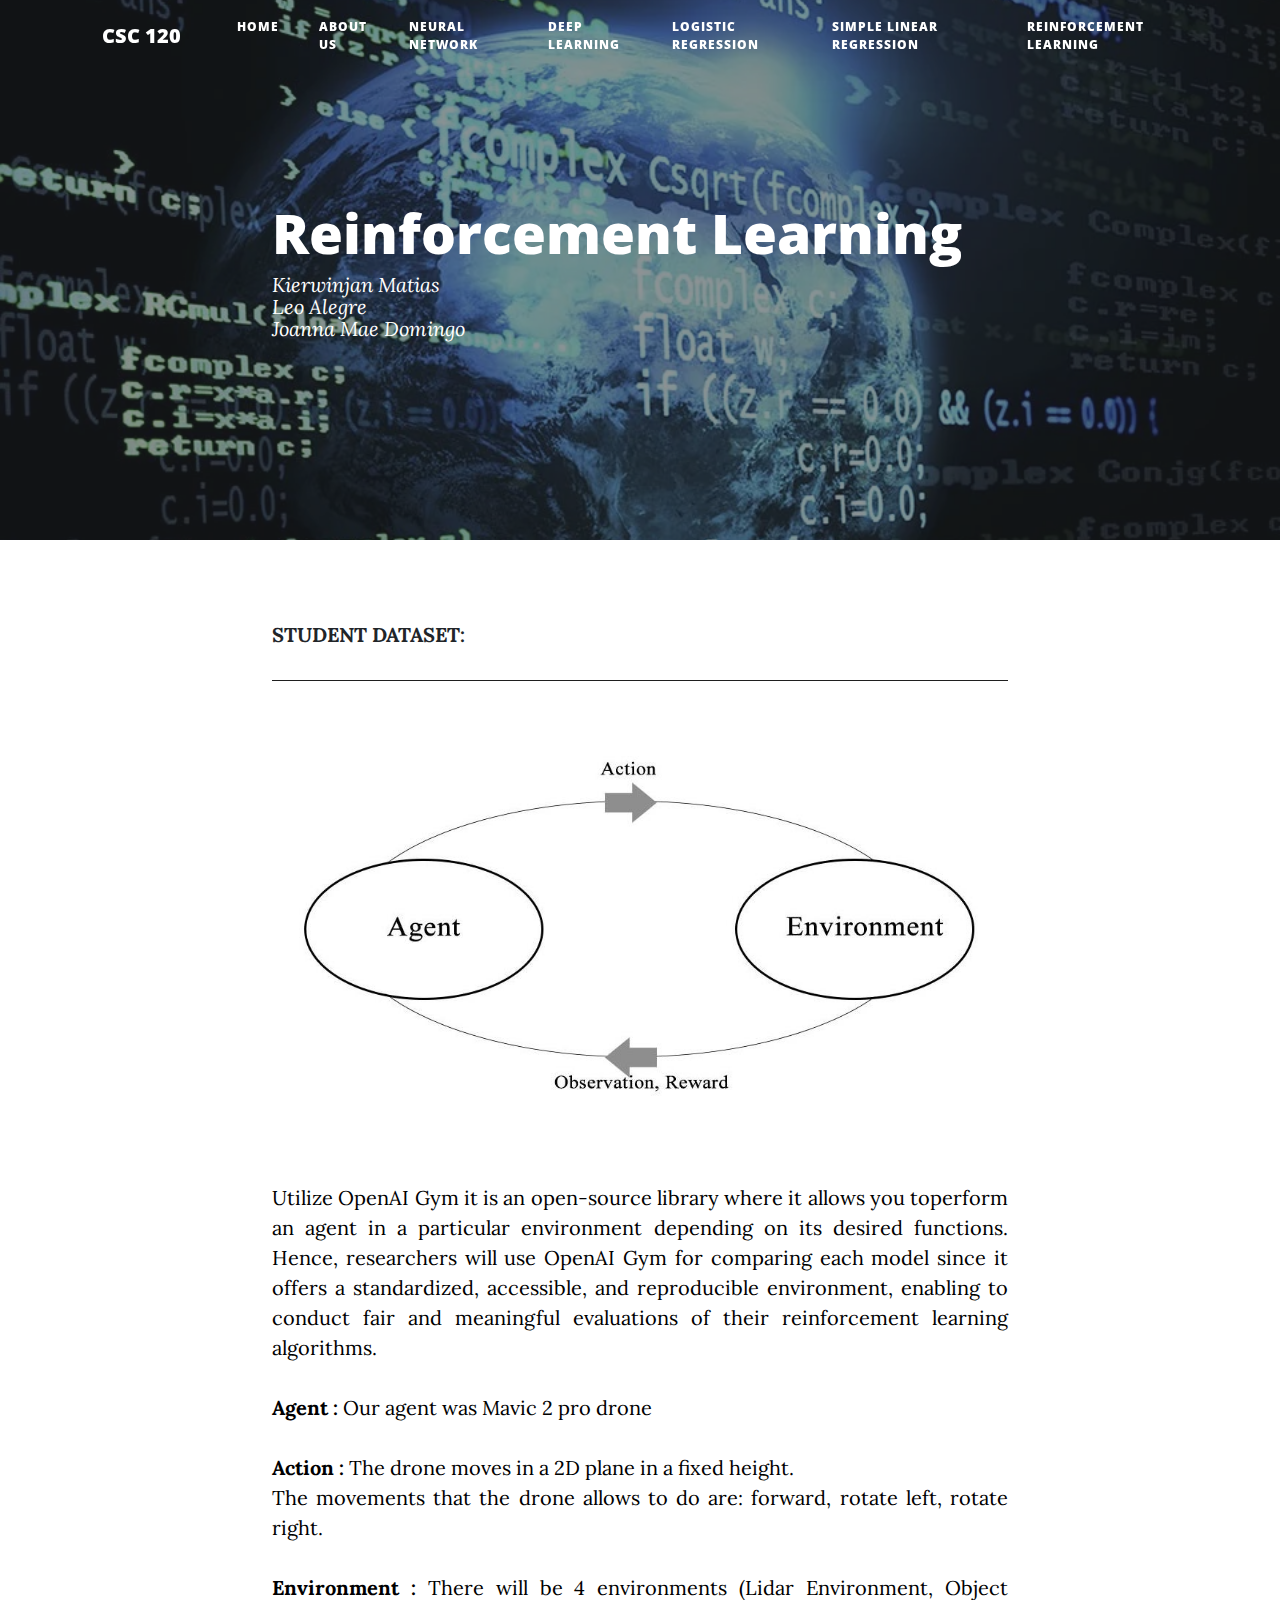
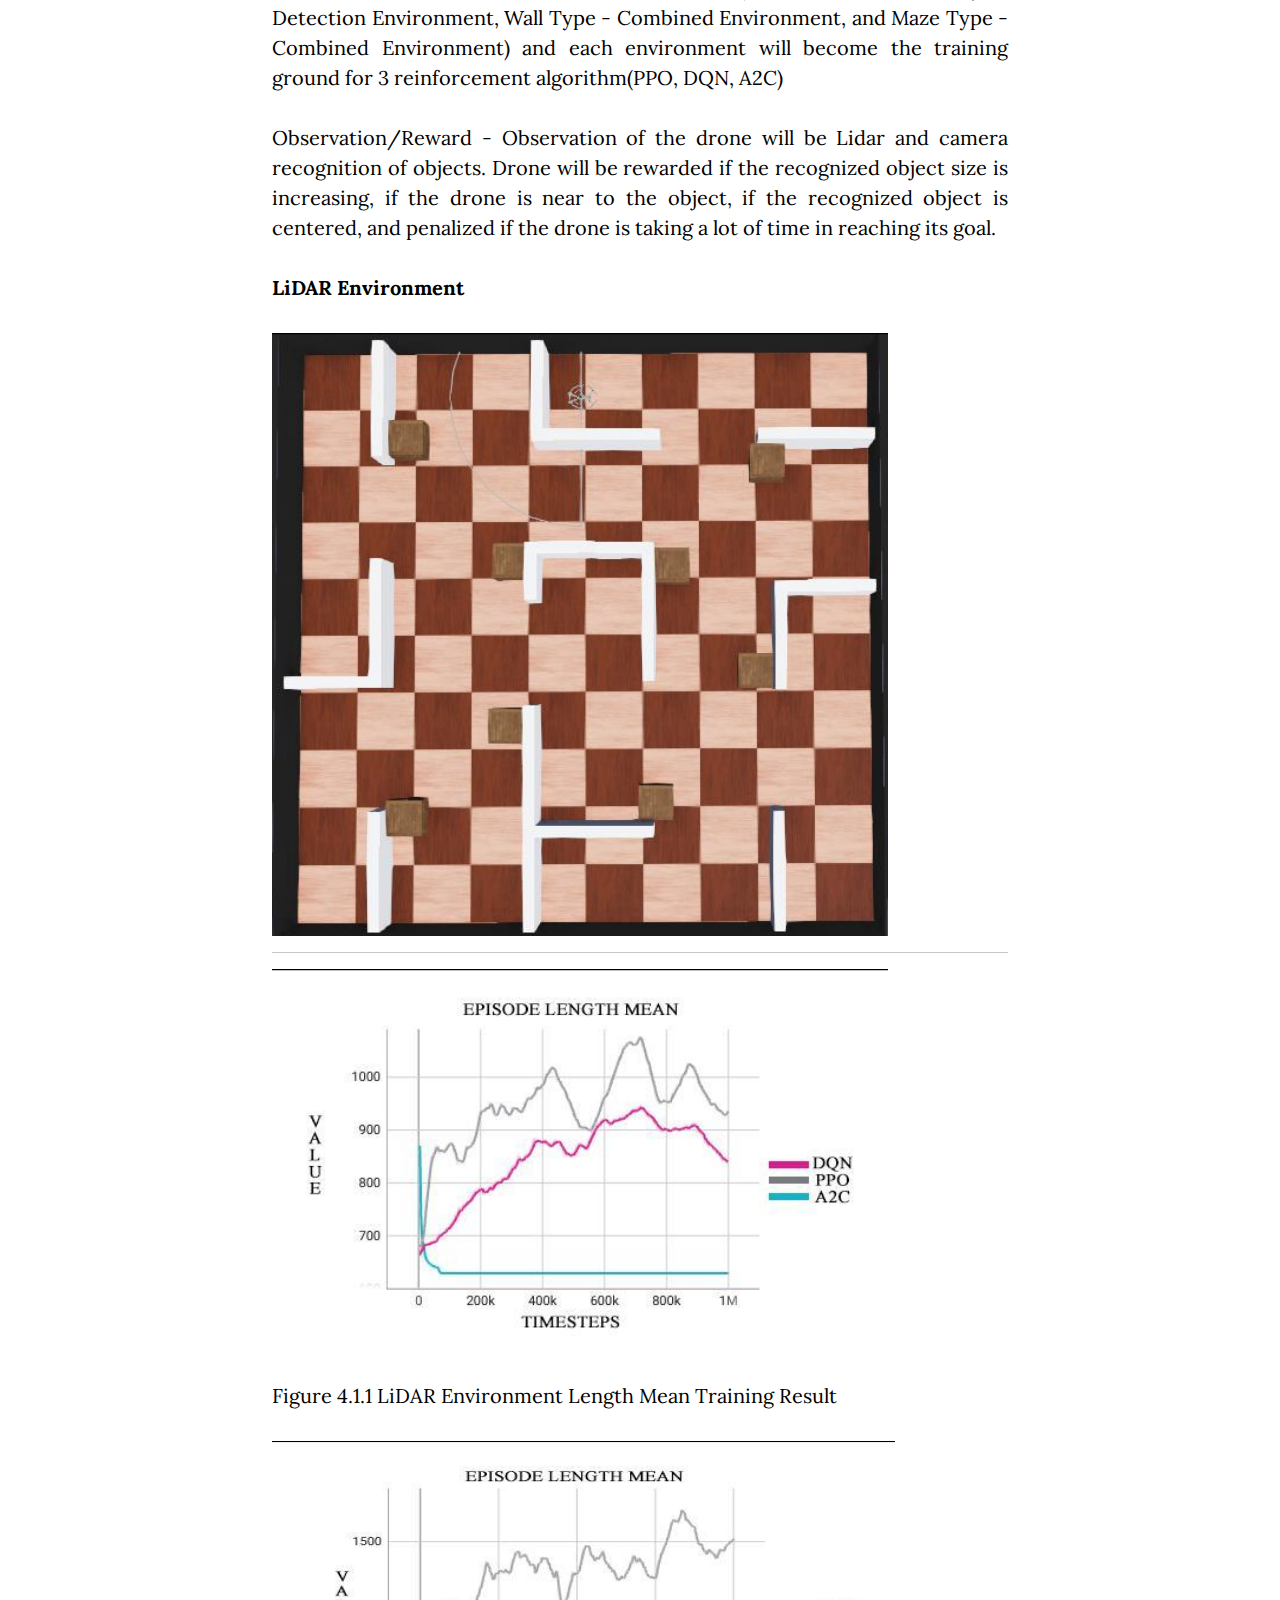
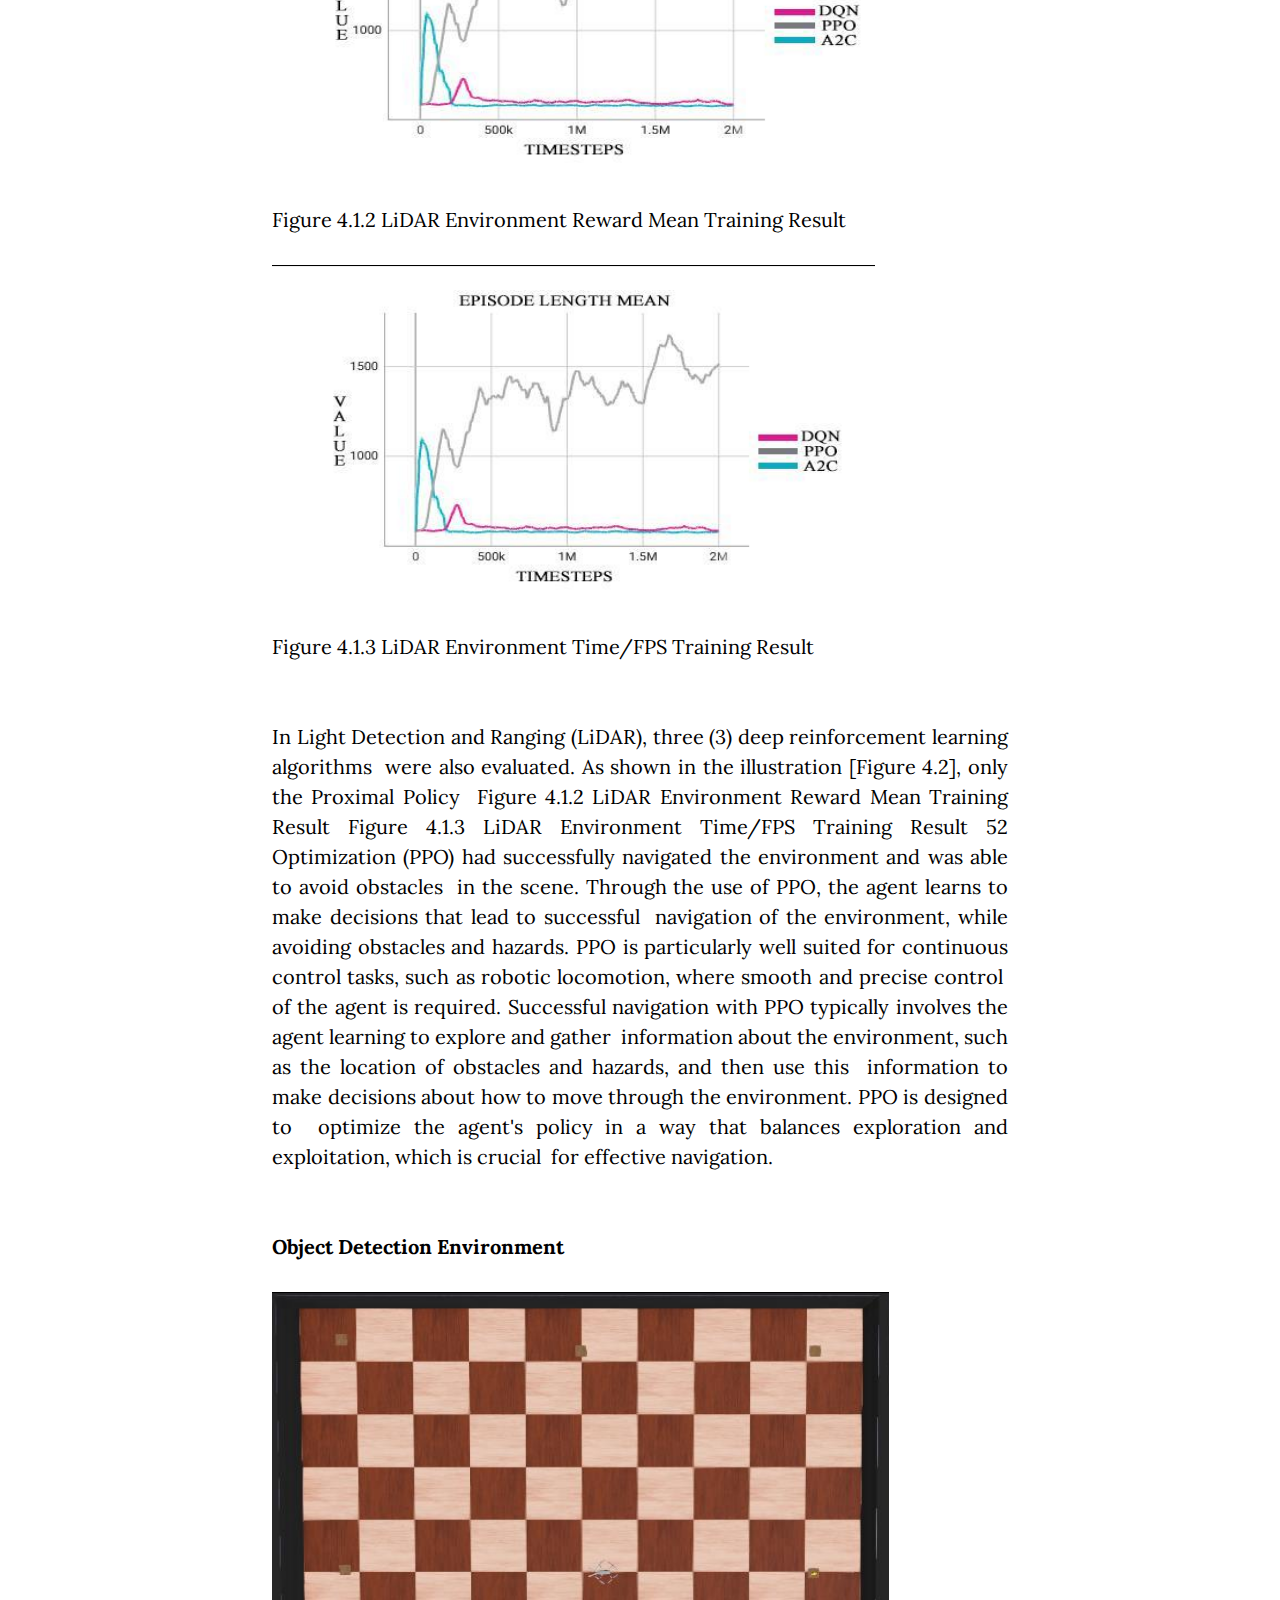
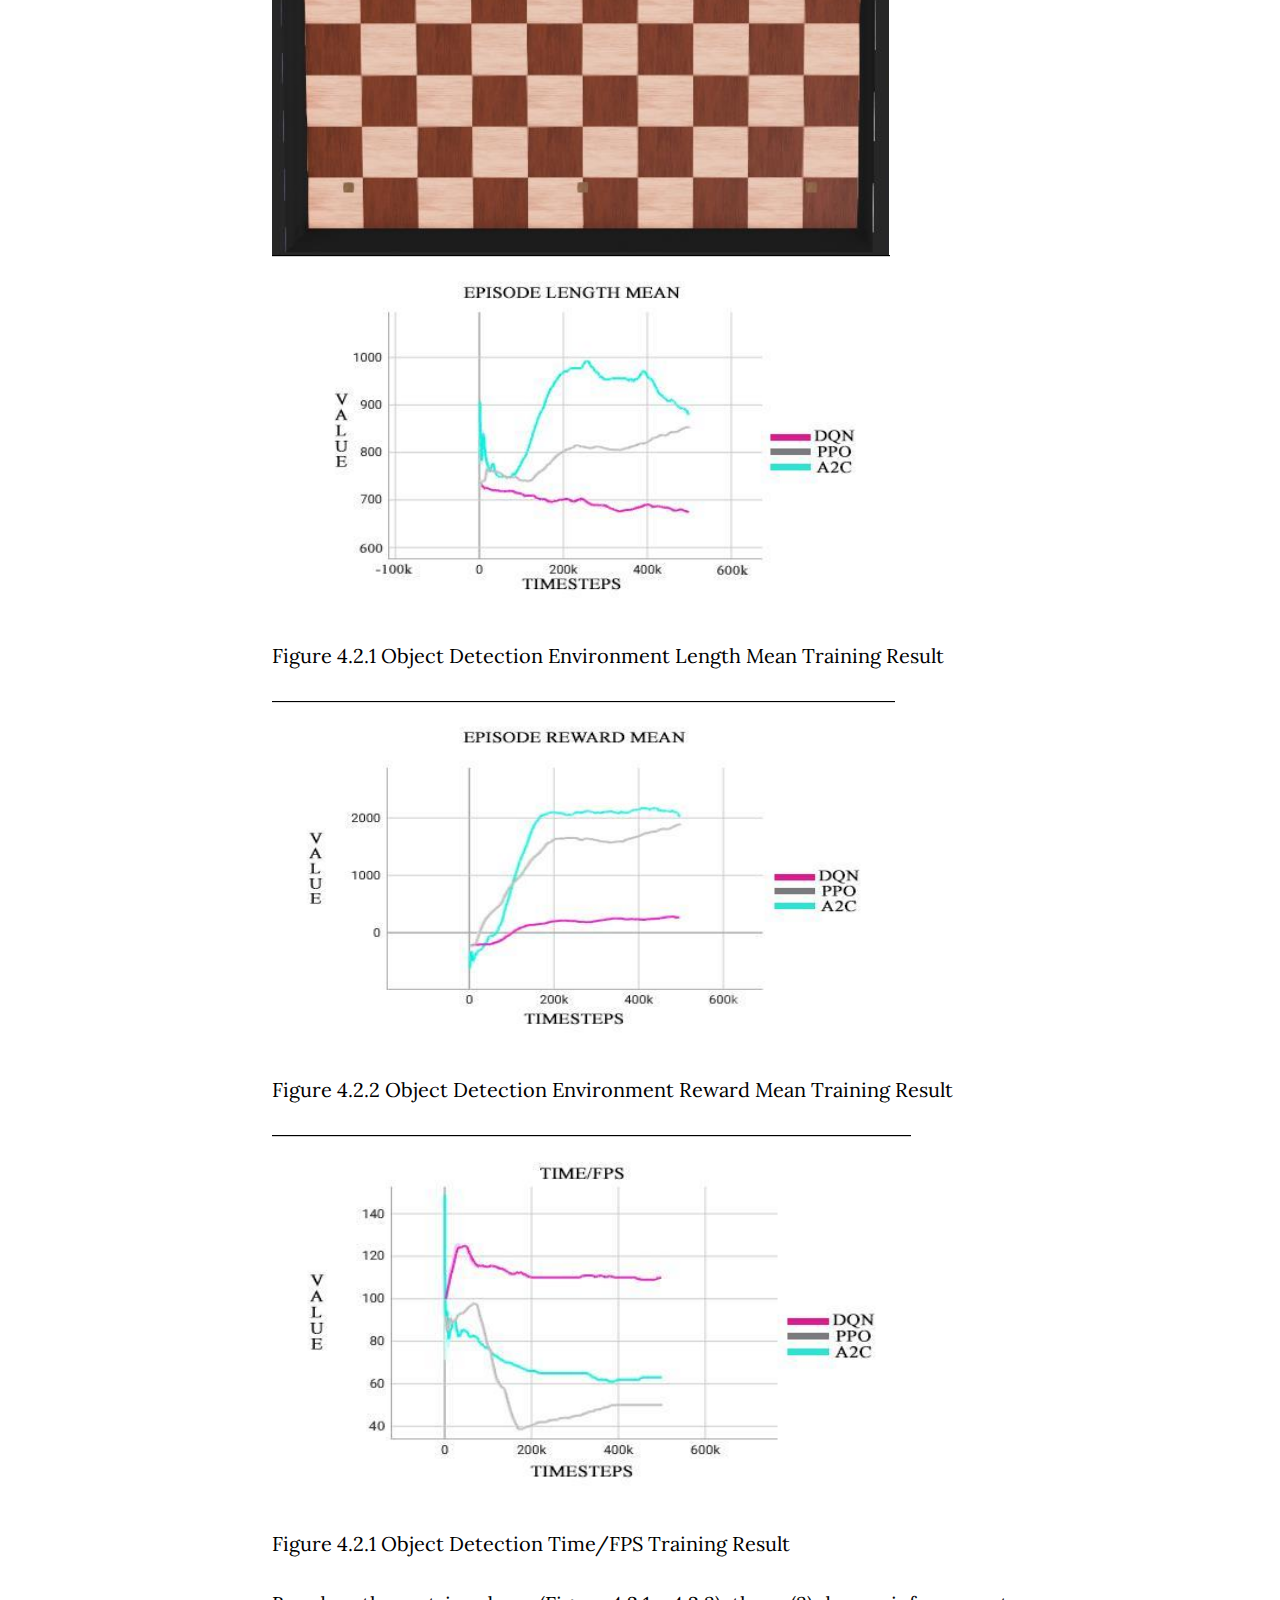
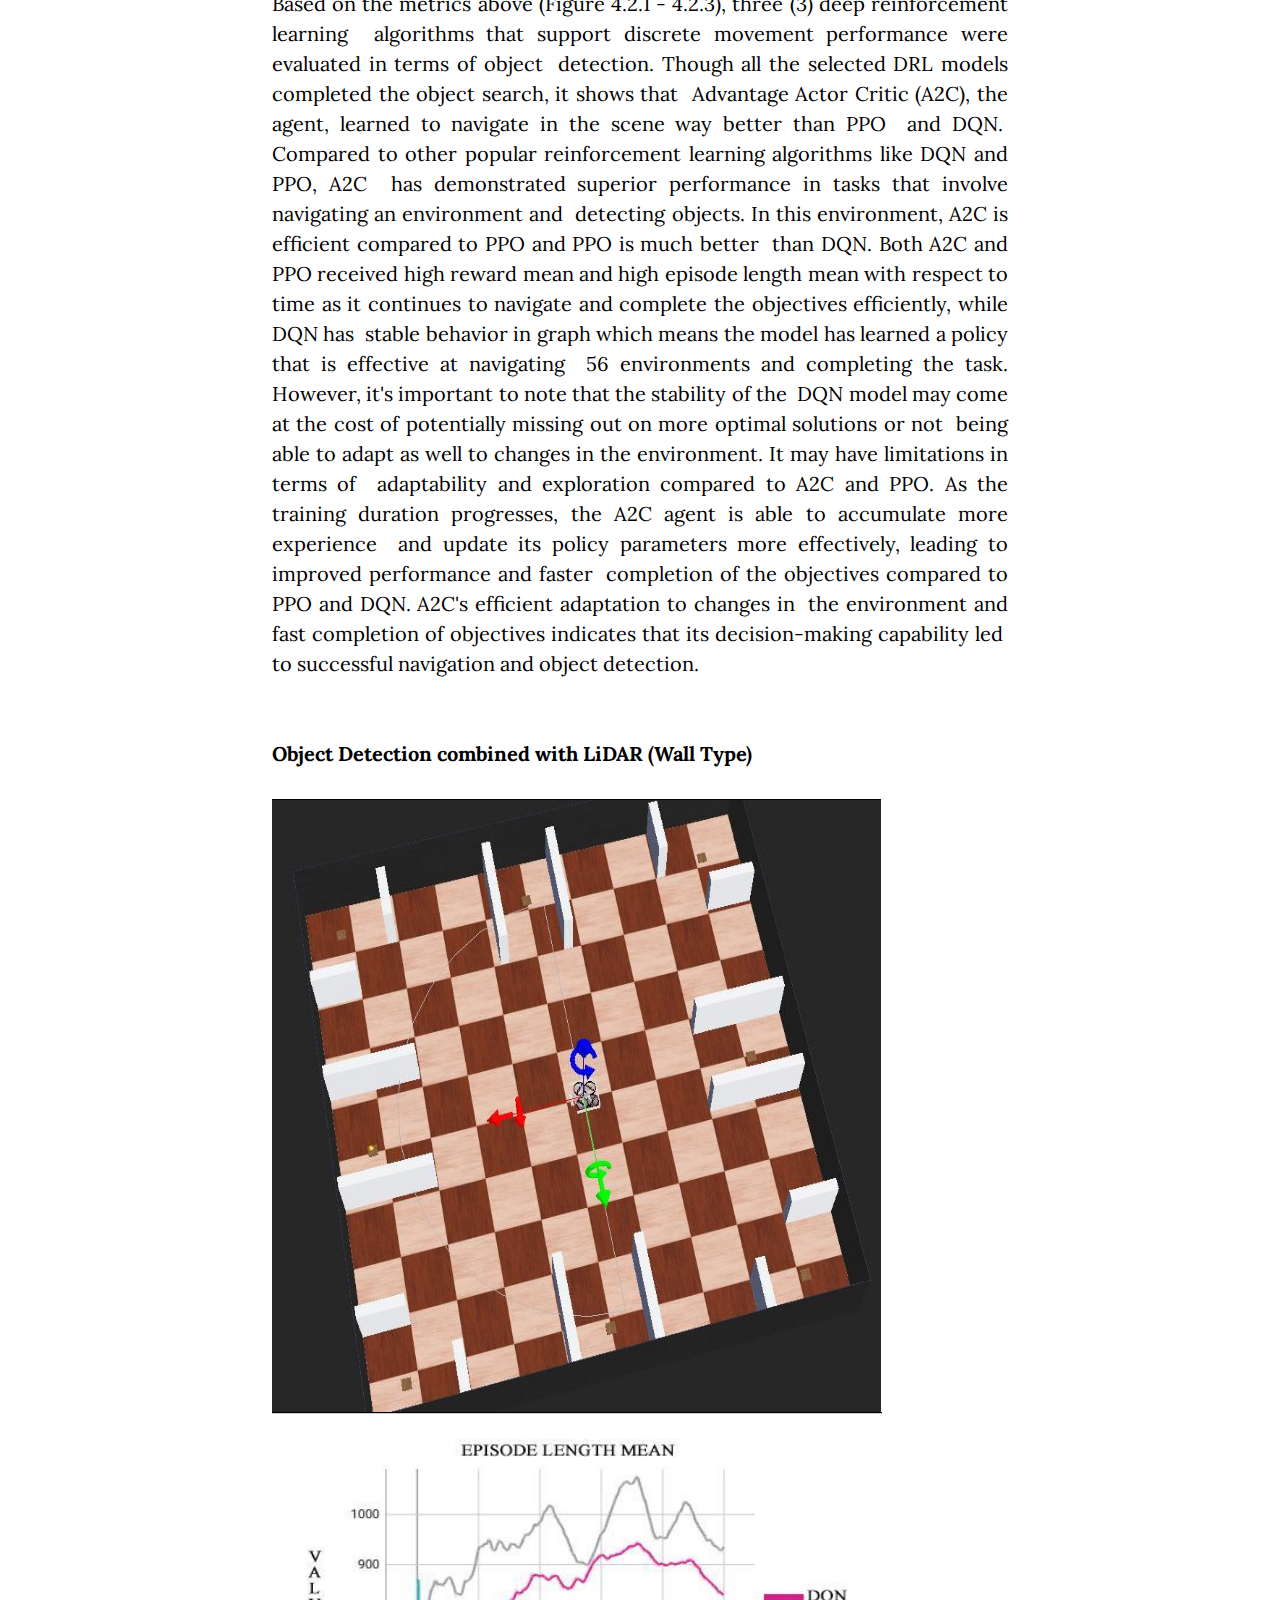
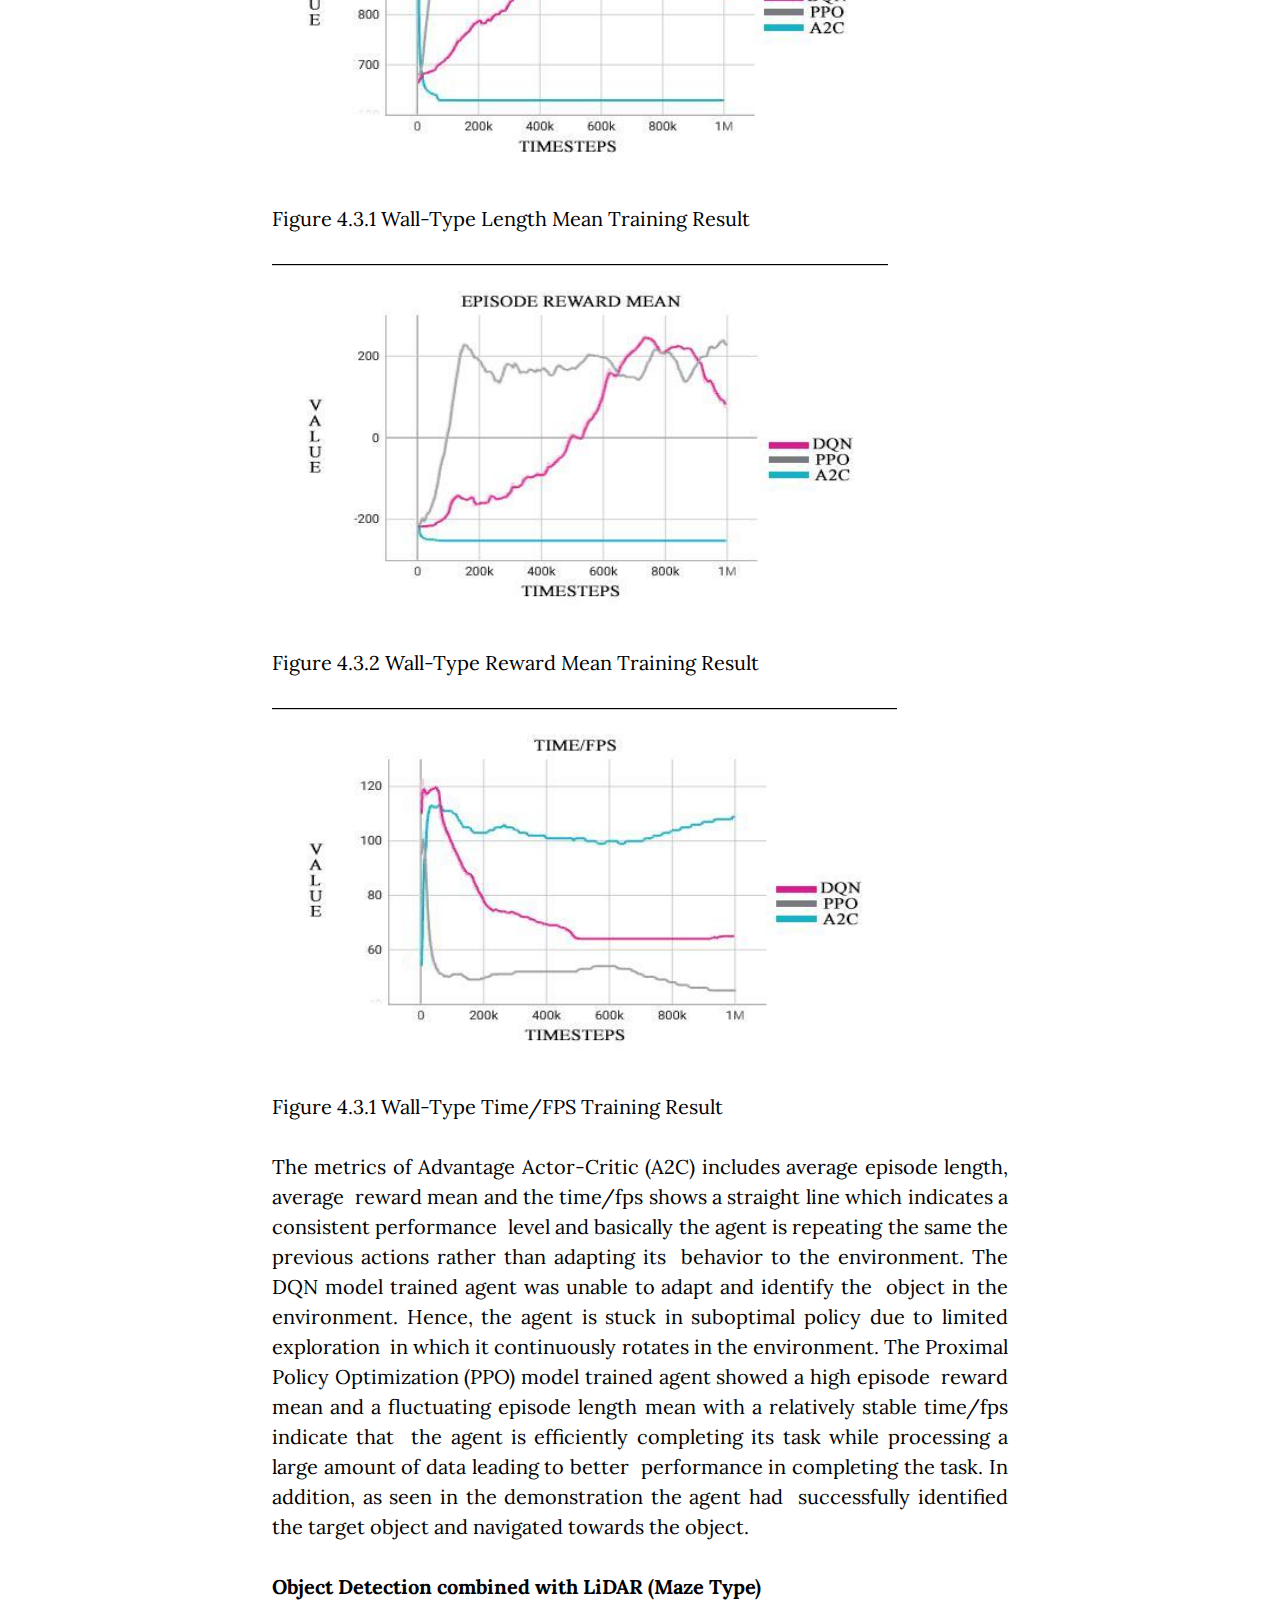
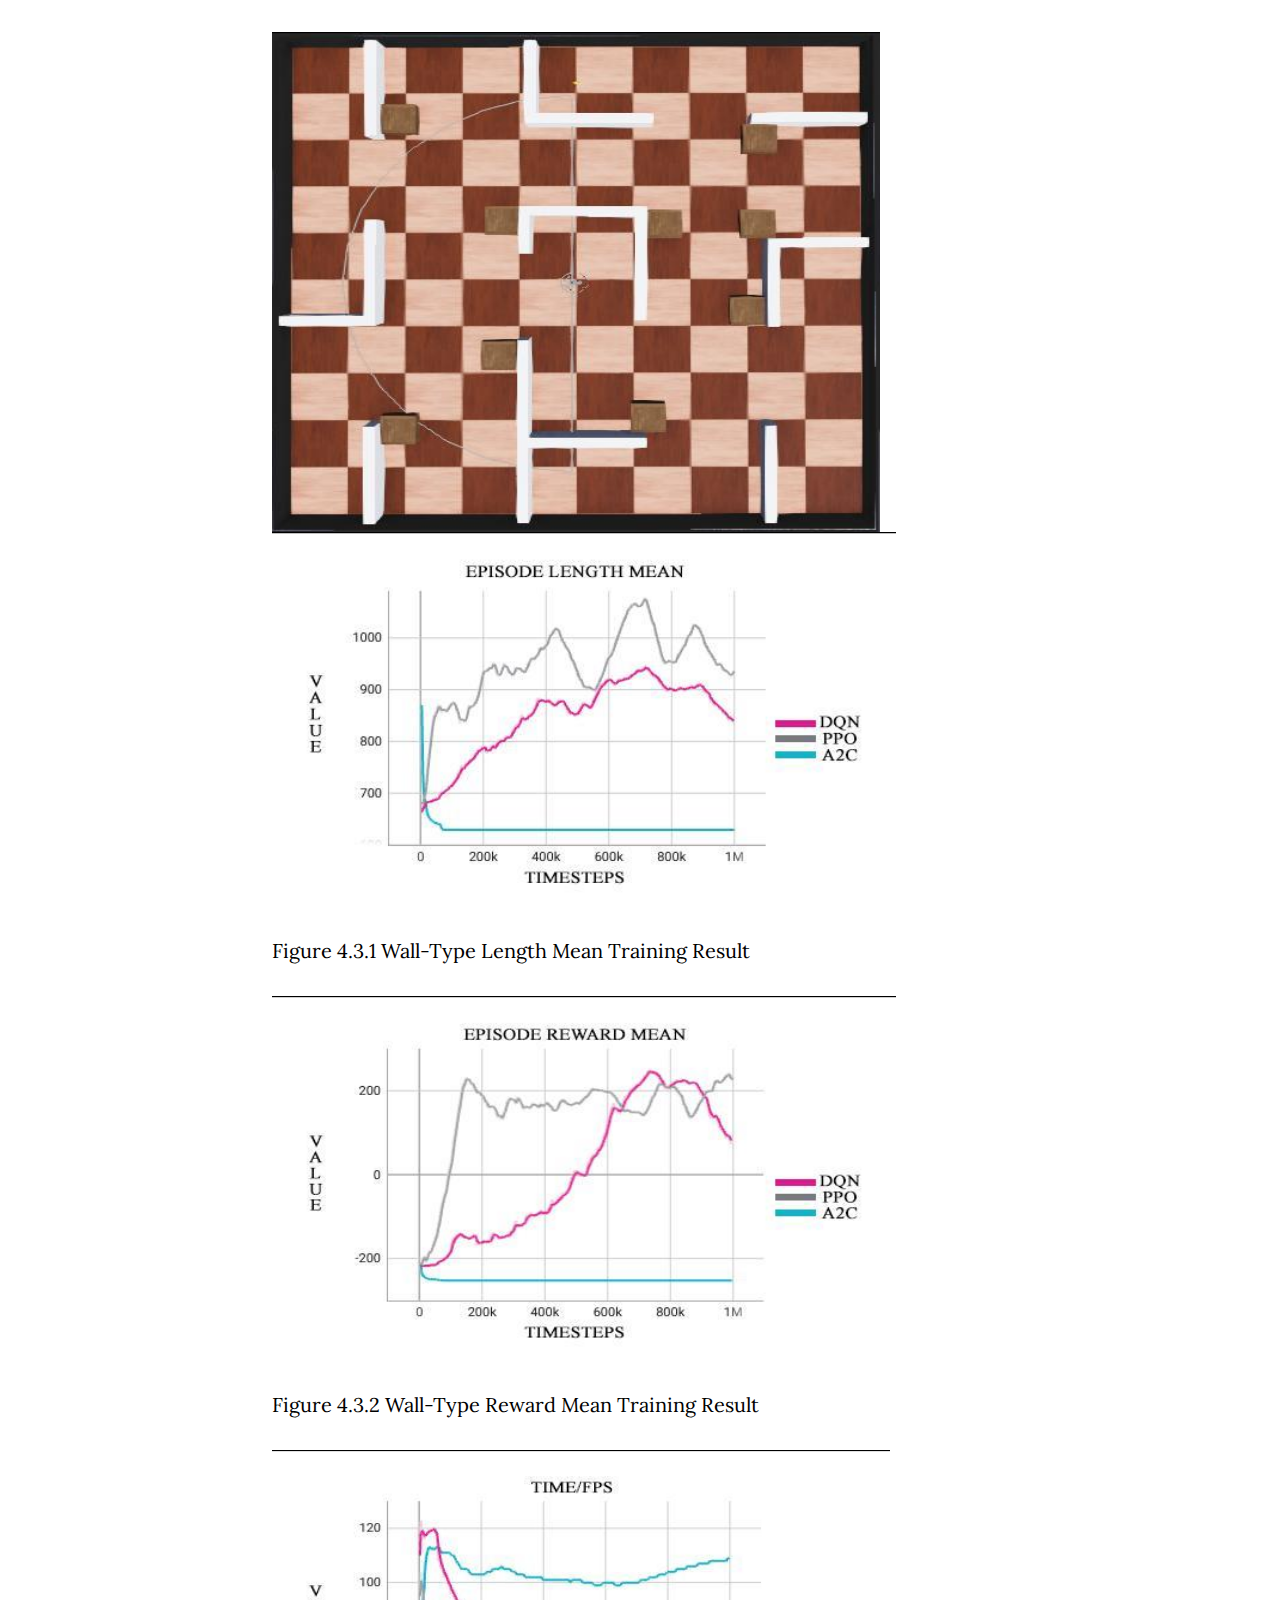
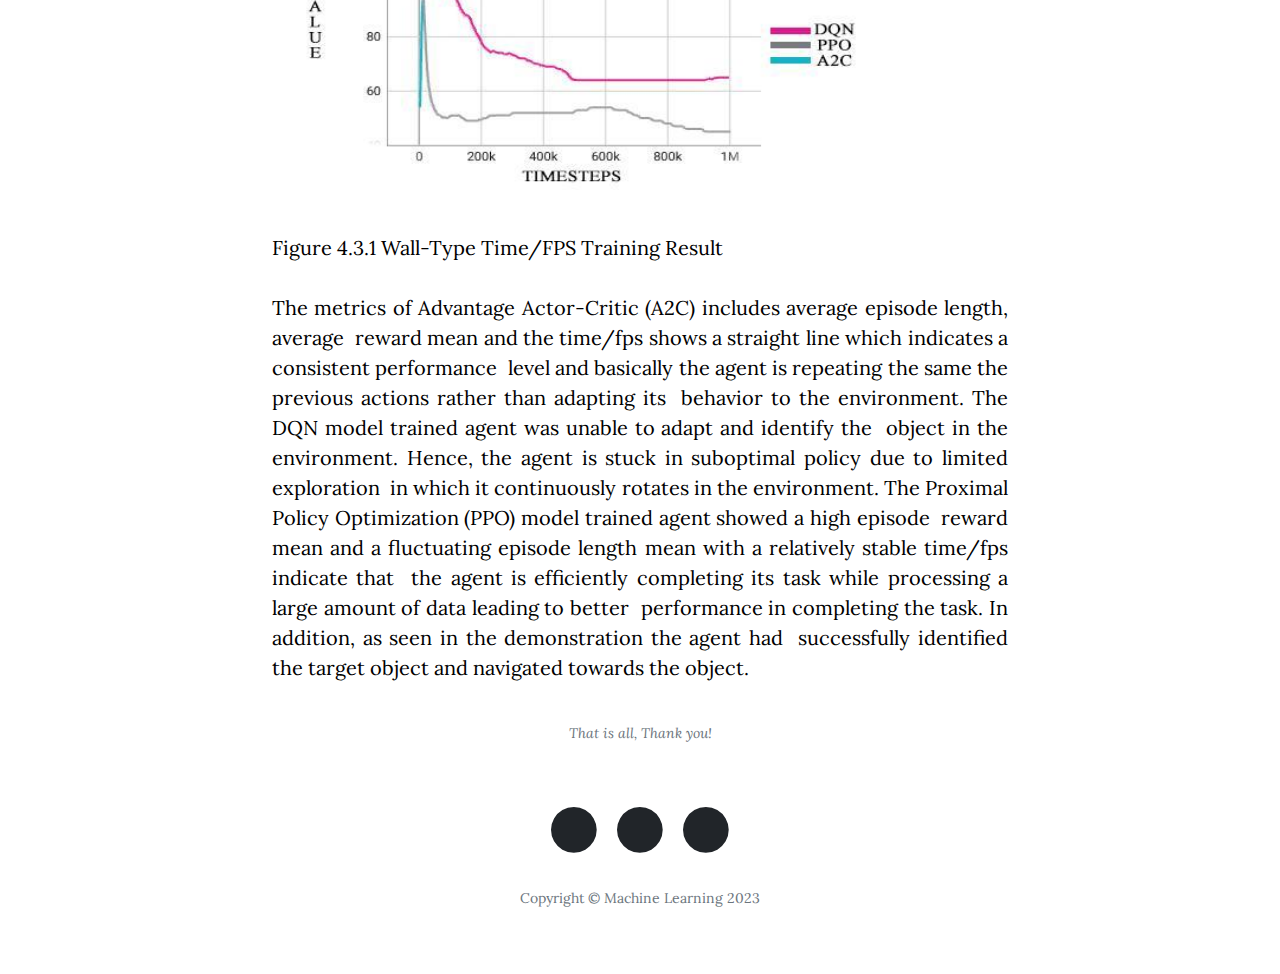
<file: post-5.html>
<!DOCTYPE html>
<html lang="en">

<head>
    <meta charset="utf-8">
    <meta name="viewport" content="width=device-width, initial-scale=1.0, shrink-to-fit=no">
    <title>Blog Post - Machine Learning</title>
    <link rel="stylesheet" href="assets/bootstrap/css/bootstrap.min.css">
    <link rel="stylesheet" href="https://fonts.googleapis.com/css?family=Open+Sans:300italic,400italic,600italic,700italic,800italic,400,300,600,700,800&amp;display=swap">
    <link rel="stylesheet" href="https://fonts.googleapis.com/css?family=Lora:400,700,400italic,700italic&amp;display=swap">
    <link rel="stylesheet" href="assets/fonts/font-awesome.min.css">
</head>

<body>
    <nav class="navbar navbar-light navbar-expand-lg fixed-top" id="mainNav">
        <div class="container"><a class="navbar-brand" href="index.html">CSC 120</a><button data-bs-toggle="collapse" data-bs-target="#navbarResponsive" class="navbar-toggler" aria-controls="navbarResponsive" aria-expanded="false" aria-label="Toggle navigation"><i class="fa fa-bars"></i></button>
            <div class="collapse navbar-collapse" id="navbarResponsive">
                <ul class="navbar-nav ms-auto">
                    <li class="nav-item"><a class="nav-link" href="index.html">Home</a></li>
                    <li class="nav-item"><a class="nav-link" href="about.html">About us</a></li>
                    <li class="nav-item"><a class="nav-link" href="post-1.html"><strong>Neural Network</strong></a></li>
                    <li class="nav-item"><a class="nav-link" href="post-2.html"><strong>Deep Learning</strong></a></li>
                    <li class="nav-item"><a class="nav-link" href="post-3.html"><strong>LOGISTIC REGRESSION</strong></a></li>
                    <li class="nav-item"><a class="nav-link" href="post-4.html"><strong>SIMPLE LINEAR REGRESSION</strong></a></li>
                    <li class="nav-item"><a class="nav-link" href="post-5.html"><strong>reinforcement learning</strong></a></li>
                </ul>
            </div>
        </div>
    </nav>
    <header class="masthead" style="background-image: url('assets/img/8dAnJ9.webp');">
        <div class="overlay"></div>
        <div class="container">
            <div class="row">
                <div class="col-md-10 col-lg-8 mx-auto position-relative">
                    <div class="post-heading">
                        <h1><strong>Reinforcement Learning</strong></h1><span class="meta">Kierwinjan Matias<br>Leo Alegre<br>Joanna Mae Domingo</span>
                    </div>
                </div>
            </div>
        </div>
    </header>
    <article>
        <div class="container">
            <div class="row">
                <div class="col-md-10 col-lg-8 mx-auto">
                    <p><strong>STUDENT DATASET:&nbsp;</strong></p><img class="img-fluid" src="assets/img/post5/pasted%20image%200.png">
                    <p style="text-align: justify;"><span style="color: rgb(0, 0, 0);">Utilize OpenAI Gym it is an open-source library where it allows you toperform an agent in a particular environment depending on its desired functions. Hence, researchers will use OpenAI Gym for comparing each model since it offers a standardized, accessible, and reproducible environment, enabling to conduct fair and meaningful evaluations of their reinforcement learning algorithms.</span></p>
                    <p style="text-align: justify;"><strong><span style="color: rgb(0, 0, 0); background-color: transparent;">Agent : </span></strong><span style="color: rgb(0, 0, 0); background-color: transparent;">Our agent was Mavic 2 pro drone&nbsp;</span></p>
                    <p style="text-align: justify;"><strong><span style="color: rgb(0, 0, 0); background-color: transparent;">Action :</span></strong><span style="color: rgb(0, 0, 0); background-color: transparent;"> The drone moves in a 2D plane in a fixed height.&nbsp;</span><br><span style="color: rgb(0, 0, 0); background-color: transparent;">The movements that the drone allows to do are: forward, rotate left, rotate right.</span></p>
                    <p style="text-align: justify;"><strong><span style="color: rgb(0, 0, 0); background-color: transparent;">Environment : </span></strong><span style="color: rgb(0, 0, 0); background-color: transparent;">There will be 4 environments (Lidar Environment, Object Detection Environment, Wall Type - Combined Environment, and Maze Type - Combined Environment) and each environment will become the training ground for 3 reinforcement algorithm(PPO, DQN, A2C)</span></p>
                    <p style="text-align: justify;"><span style="color: rgb(0, 0, 0); background-color: transparent;">Observation/Reward - Observation of the drone will be Lidar and camera recognition of objects. Drone will be rewarded if the recognized object size is increasing, if the drone is near to the object, if the recognized object is centered, and penalized if the drone is taking a lot of time in reaching its goal.</span></p>
                    <p><strong><span style="color: rgb(0, 0, 0); background-color: transparent;">LiDAR Environment</span></strong></p><img class="img-fluid" src="assets/img/post5/pasted%20image%200%20(1).png" width="616" height="603">
                    <hr><img class="img-fluid" src="assets/img/post5/pasted%20image%200%20(10).png" width="616" height="382">
                    <p><span style="color: rgb(0, 0, 0); background-color: transparent;">Figure 4.1.1 LiDAR Environment Length Mean Training Result</span></p><img src="assets/img/post5/pasted%20image%200%20(2).png" width="623" height="334">
                    <p><span style="color: rgb(0, 0, 0); background-color: transparent;">Figure 4.1.2 LiDAR Environment Reward Mean Training Result</span></p><img src="assets/img/post5/pasted%20image%200%20(2).png" width="603" height="337">
                    <p style="text-align: justify;"><span style="color: rgb(0, 0, 0); background-color: transparent;">Figure 4.1.3 LiDAR Environment Time/FPS Training Result</span></p>
                    <p style="text-align: justify;"><br><span style="color: rgb(0, 0, 0); background-color: transparent;">In Light Detection and Ranging (LiDAR), three (3) deep reinforcement learning algorithms&nbsp; were also evaluated. As shown in the illustration [Figure 4.2], only the Proximal Policy&nbsp; Figure 4.1.2 LiDAR Environment Reward Mean Training Result Figure 4.1.3 LiDAR Environment Time/FPS Training Result 52 Optimization (PPO) had successfully navigated the environment and was able to avoid obstacles&nbsp; in the scene. Through the use of PPO, the agent learns to make decisions that lead to successful&nbsp; navigation of the environment, while avoiding obstacles and hazards. PPO is particularly well suited for continuous control tasks, such as robotic locomotion, where smooth and precise control&nbsp; of the agent is required. Successful navigation with PPO typically involves the agent learning to explore and gather&nbsp; information about the environment, such as the location of obstacles and hazards, and then use this&nbsp; information to make decisions about how to move through the environment. PPO is designed to&nbsp; optimize the agent's policy in a way that balances exploration and exploitation, which is crucial&nbsp; for effective navigation.</span><br><br></p>
                    <p><strong><span style="color: rgb(0, 0, 0); background-color: transparent;">Object Detection Environment</span></strong></p><img src="assets/img/post5/pasted%20image%200%20(5).png" width="617" height="563"><img src="assets/img/post5/pasted%20image%200%20(6).png" width="618" height="356">
                    <p><span style="color: rgb(0, 0, 0); background-color: transparent;">Figure 4.2.1 Object Detection Environment Length Mean Training Result</span></p><img src="assets/img/post5/pasted%20image%200%20(7).png" width="623" height="344">
                    <p><span style="color: rgb(0, 0, 0); background-color: transparent;">Figure 4.2.2 Object Detection Environment Reward Mean Training Result</span></p><img src="assets/img/post5/pasted%20image%200%20(8).png" width="639" height="364">
                    <p><span style="color: rgb(0, 0, 0); background-color: transparent;">Figure 4.2.1 Object Detection Time/FPS Training Result</span></p>
                    <p style="text-align: justify;"><span style="color: rgb(0, 0, 0); background-color: transparent;">Based on the metrics above (Figure 4.2.1 - 4.2.3), three (3) deep reinforcement learning&nbsp; algorithms that support discrete movement performance were evaluated in terms of object&nbsp; detection. Though all the selected DRL models completed the object search, it shows that&nbsp; Advantage Actor Critic (A2C), the agent, learned to navigate in the scene way better than PPO&nbsp; and DQN.&nbsp; Compared to other popular reinforcement learning algorithms like DQN and PPO, A2C&nbsp; has demonstrated superior performance in tasks that involve navigating an environment and&nbsp; detecting objects. In this environment, A2C is efficient compared to PPO and PPO is much better&nbsp; than DQN. Both A2C and PPO received high reward mean and high episode length mean with respect to time as it continues to navigate and complete the objectives efficiently, while DQN has&nbsp; stable behavior in graph which means the model has learned a policy that is effective at navigating&nbsp; 56 environments and completing the task. However, it's important to note that the stability of the&nbsp; DQN model may come at the cost of potentially missing out on more optimal solutions or not&nbsp; being able to adapt as well to changes in the environment. It may have limitations in terms of&nbsp; adaptability and exploration compared to A2C and PPO. As the training duration progresses, the A2C agent is able to accumulate more experience&nbsp; and update its policy parameters more effectively, leading to improved performance and faster&nbsp; completion of the objectives compared to PPO and DQN. A2C's efficient adaptation to changes in&nbsp; the environment and fast completion of objectives indicates that its decision-making capability led&nbsp; to successful navigation and object detection.</span><br><br></p>
                    <p><strong><span style="color: rgb(0, 0, 0); background-color: transparent;">Object Detection combined with LiDAR (Wall Type)</span></strong></p><img src="assets/img/post5/pasted%20image%200%20(9).jpg" width="609" height="613"><img src="assets/img/post5/pasted%20image%200%20(10).png" width="610" height="362">
                    <p><span style="color: rgb(0, 0, 0); background-color: transparent;">Figure 4.3.1 Wall-Type Length Mean Training Result</span></p><img src="assets/img/post5/pasted%20image%200%20(11).png" width="616" height="354">
                    <p style="text-align: justify;"><span style="color: rgb(0, 0, 0); background-color: transparent;">Figure 4.3.2 Wall-Type Reward Mean Training Result</span></p><img src="assets/img/post5/pasted%20image%200%20(12).png" width="625" height="354">
                    <p><span style="color: rgb(0, 0, 0); background-color: transparent;">Figure 4.3.1 Wall-Type Time/FPS Training Result</span></p>
                    <p style="text-align: justify;"><span style="color: rgb(0, 0, 0); background-color: transparent;">The metrics of Advantage Actor-Critic (A2C) includes average episode length, average&nbsp; reward mean and the time/fps shows a straight line which indicates a consistent performance&nbsp; level and basically the agent is repeating the same the previous actions rather than adapting its&nbsp; behavior to the environment. The DQN model trained agent was unable to adapt and identify the&nbsp; object in the environment. Hence, the agent is stuck in suboptimal policy due to limited exploration&nbsp; in which it continuously rotates in the environment. The Proximal Policy Optimization (PPO) model trained agent showed a high episode&nbsp; reward mean and a fluctuating episode length mean with a relatively stable time/fps indicate that&nbsp; the agent is efficiently completing its task while processing a large amount of data leading to better&nbsp; performance in completing the task. In addition, as seen in the demonstration the agent had&nbsp; successfully identified the target object and navigated towards the object.</span></p>
                    <p style="text-align: justify;"><strong><span style="color: rgb(0, 0, 0); background-color: transparent;">Object Detection combined with LiDAR (Maze Type)</span></strong></p><img src="assets/img/post5/pasted%20image%200%20(13).png" width="608" height="500"><img src="assets/img/post5/pasted%20image%200%20(14).png" width="624" height="374">
                    <p><span style="color: rgb(0, 0, 0); background-color: transparent;">Figure 4.3.1 Wall-Type Length Mean Training Result</span></p><img src="assets/img/post5/pasted%20image%200%20(15).png" width="624" height="364">
                    <p><span style="color: rgb(0, 0, 0); background-color: transparent;">Figure 4.3.2 Wall-Type Reward Mean Training Result</span></p><img src="assets/img/post5/pasted%20image%200%20(16).png" width="618" height="353">
                    <p style="text-align: justify;"><span style="color: rgb(0, 0, 0); background-color: transparent;">Figure 4.3.1 Wall-Type Time/FPS Training Result</span></p>
                    <p style="text-align: justify;"><span style="color: rgb(0, 0, 0); background-color: transparent;">The metrics of Advantage Actor-Critic (A2C) includes average episode length, average&nbsp; reward mean and the time/fps shows a straight line which indicates a consistent performance&nbsp; level and basically the agent is repeating the same the previous actions rather than adapting its&nbsp; behavior to the environment. The DQN model trained agent was unable to adapt and identify the&nbsp; object in the environment. Hence, the agent is stuck in suboptimal policy due to limited exploration&nbsp; in which it continuously rotates in the environment. The Proximal Policy Optimization (PPO) model trained agent showed a high episode&nbsp; reward mean and a fluctuating episode length mean with a relatively stable time/fps indicate that&nbsp; the agent is efficiently completing its task while processing a large amount of data leading to better&nbsp; performance in completing the task. In addition, as seen in the demonstration the agent had&nbsp; successfully identified the target object and navigated towards the object.</span></p><span class="text-muted caption">That is all, Thank you!</span><a href="#"></a>
                </div>
            </div>
        </div>
    </article>
    <footer>
        <div class="container">
            <div class="row">
                <div class="col-md-10 col-lg-8 mx-auto">
                    <ul class="list-inline text-center">
                        <li class="list-inline-item"><span class="fa-stack fa-lg"><i class="fa fa-circle fa-stack-2x"></i></span></li>
                        <li class="list-inline-item"><span class="fa-stack fa-lg"><i class="fa fa-circle fa-stack-2x"></i></span></li>
                        <li class="list-inline-item"><span class="fa-stack fa-lg"><i class="fa fa-circle fa-stack-2x"></i></span></li>
                    </ul>
                    <p class="text-muted copyright">Copyright&nbsp;©&nbsp;Machine Learning 2023</p>
                </div>
            </div>
        </div>
    </footer>
    <script src="assets/bootstrap/js/bootstrap.min.js"></script>
    <script src="assets/js/clean-blog.js"></script>
</body>

</html>
</file>
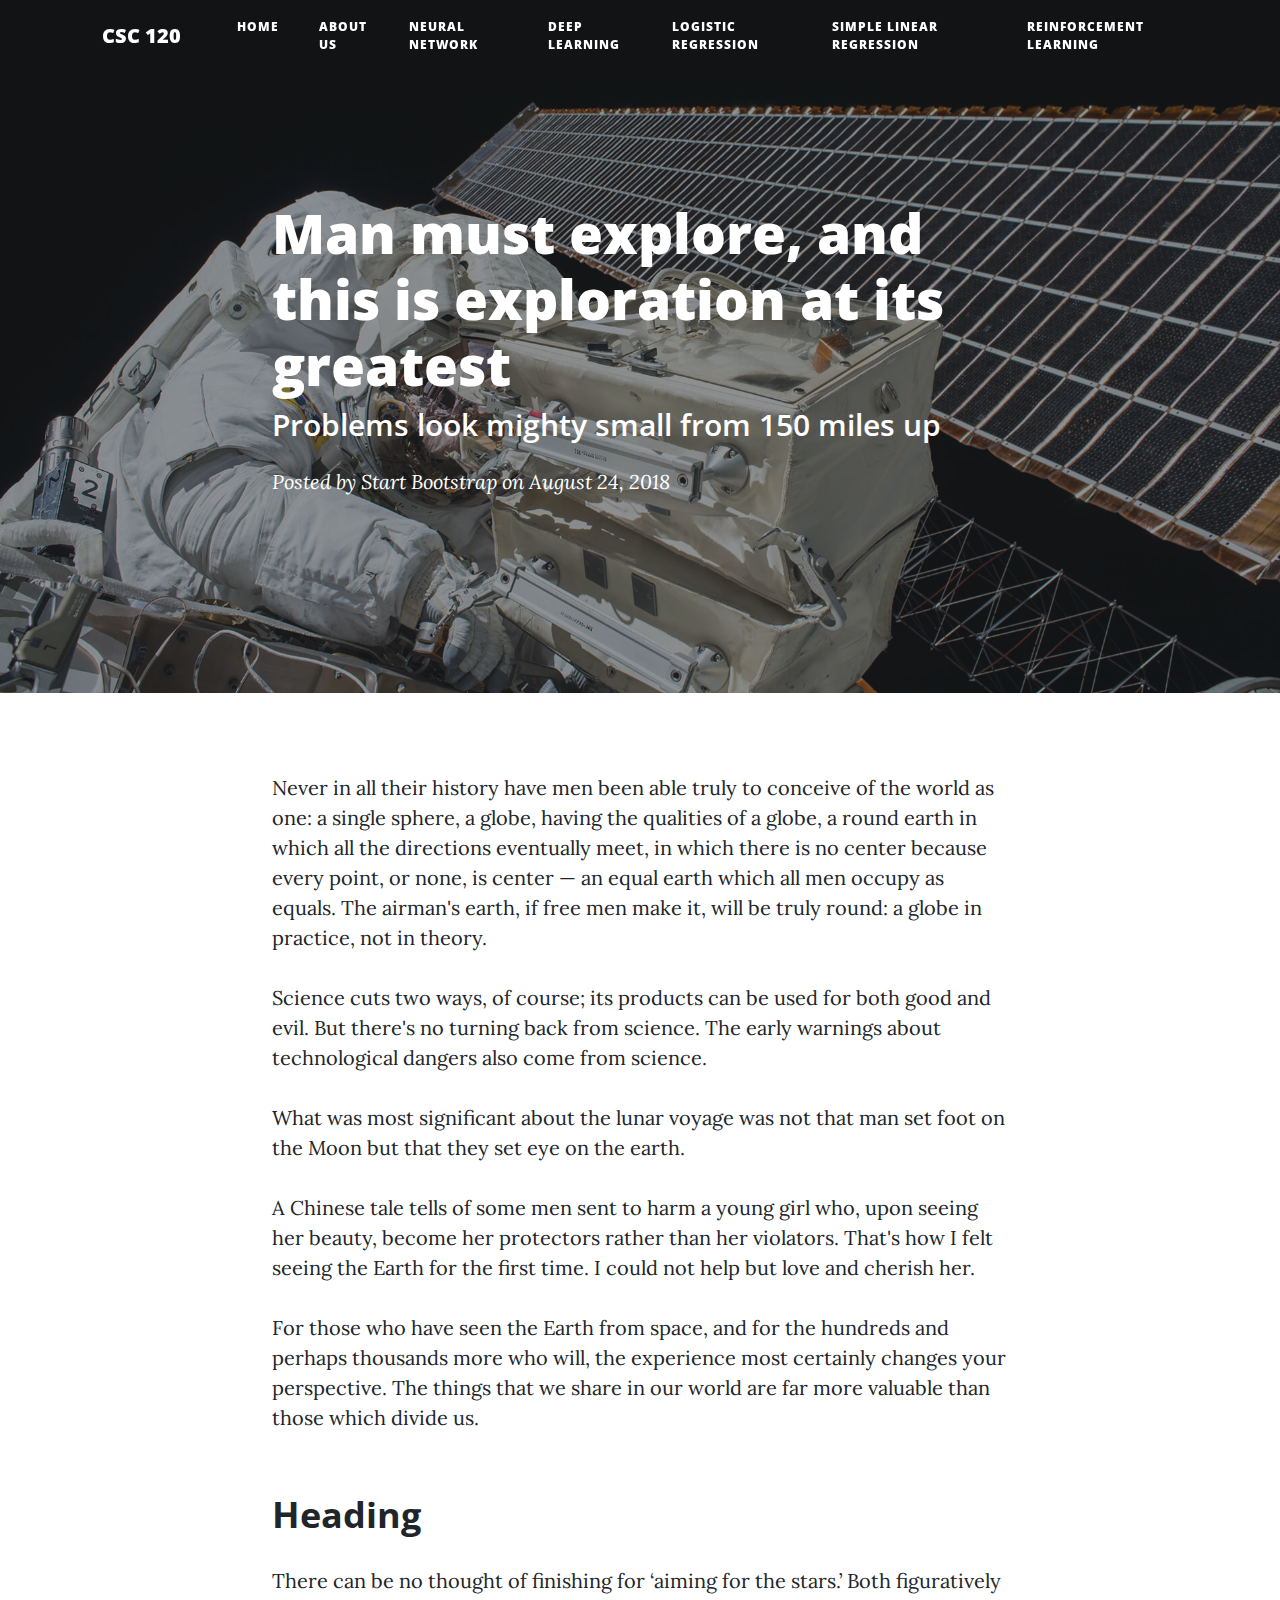
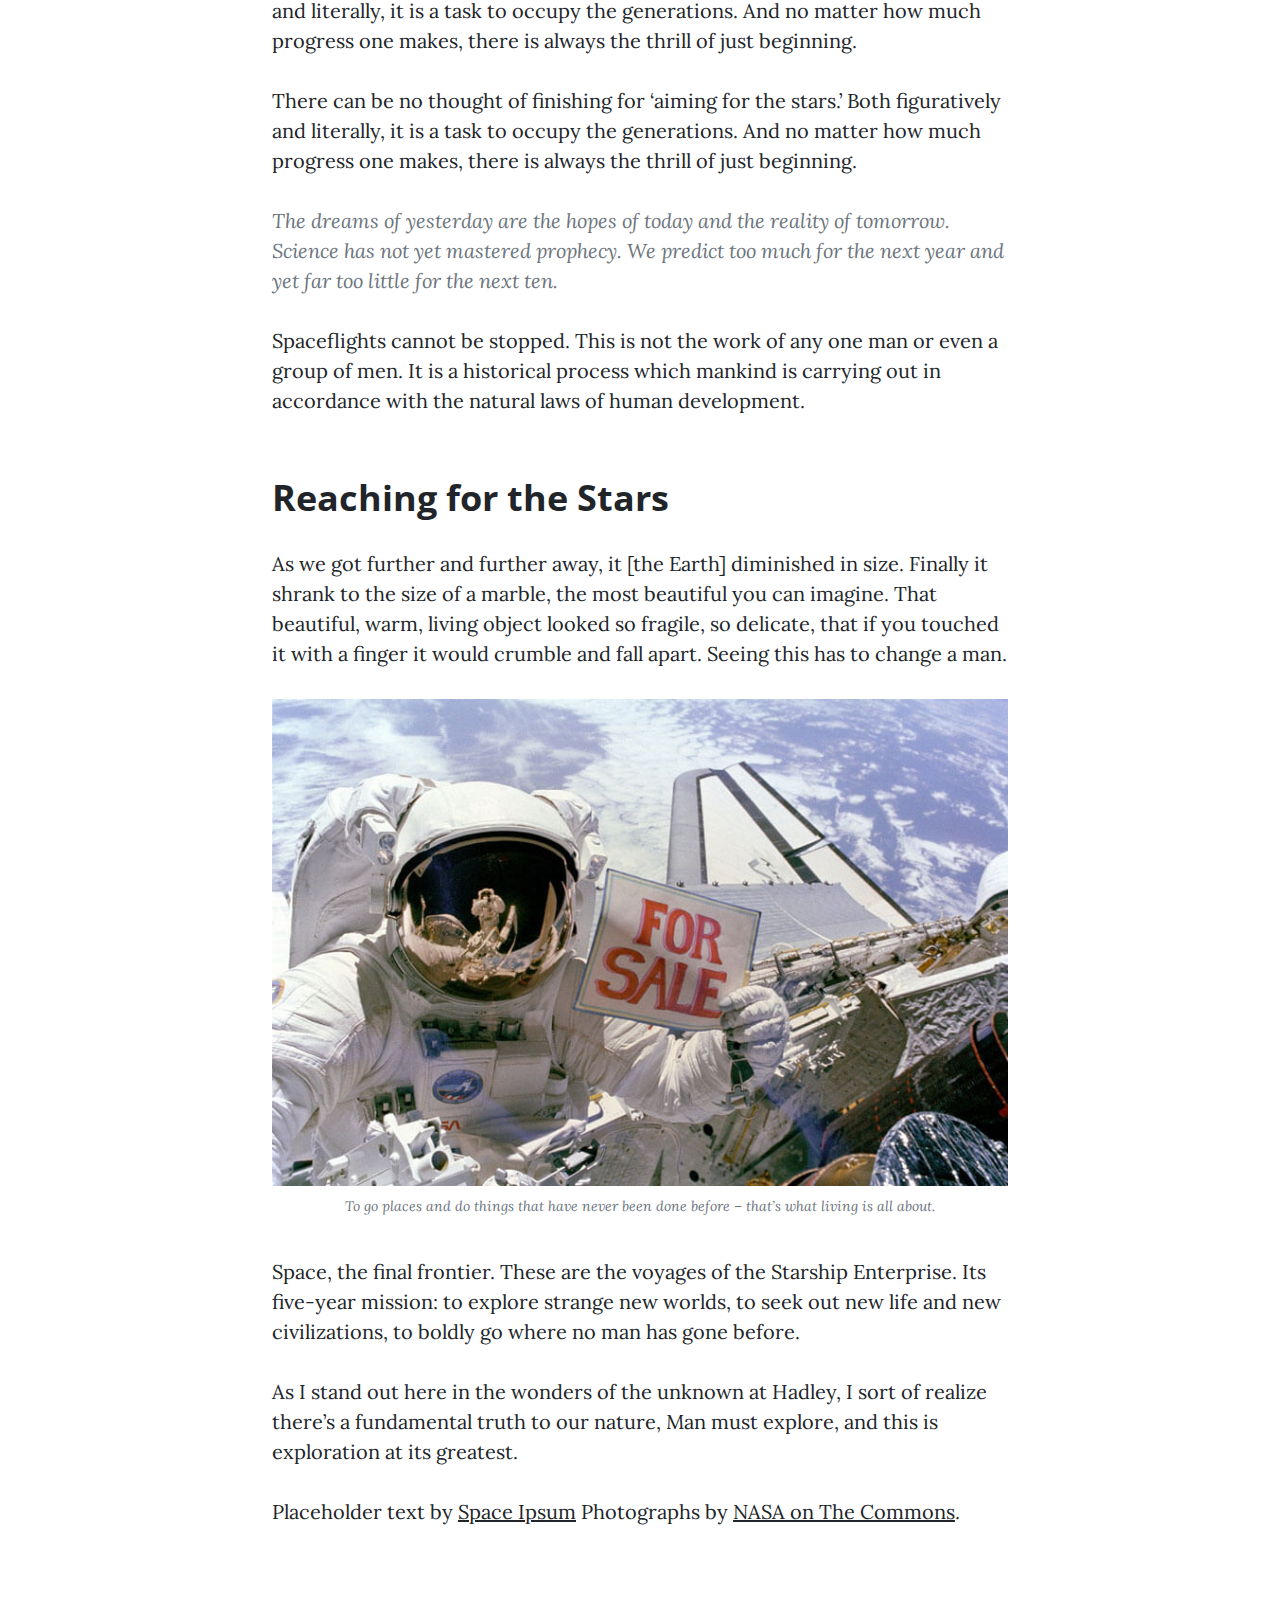
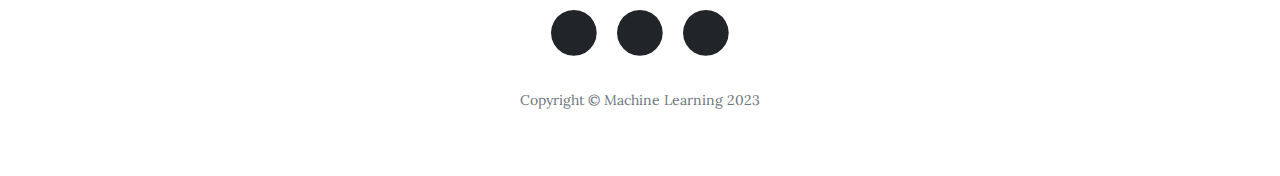
<file: post.html>
<!DOCTYPE html>
<html lang="en">

<head>
    <meta charset="utf-8">
    <meta name="viewport" content="width=device-width, initial-scale=1.0, shrink-to-fit=no">
    <title>Blog Post - Machine Learning</title>
    <link rel="stylesheet" href="assets/bootstrap/css/bootstrap.min.css">
    <link rel="stylesheet" href="https://fonts.googleapis.com/css?family=Open+Sans:300italic,400italic,600italic,700italic,800italic,400,300,600,700,800&amp;display=swap">
    <link rel="stylesheet" href="https://fonts.googleapis.com/css?family=Lora:400,700,400italic,700italic&amp;display=swap">
    <link rel="stylesheet" href="assets/fonts/font-awesome.min.css">
</head>

<body>
    <nav class="navbar navbar-light navbar-expand-lg fixed-top" id="mainNav">
        <div class="container"><a class="navbar-brand" href="index.html">CSC 120</a><button data-bs-toggle="collapse" data-bs-target="#navbarResponsive" class="navbar-toggler" aria-controls="navbarResponsive" aria-expanded="false" aria-label="Toggle navigation"><i class="fa fa-bars"></i></button>
            <div class="collapse navbar-collapse" id="navbarResponsive">
                <ul class="navbar-nav ms-auto">
                    <li class="nav-item"><a class="nav-link" href="index.html">Home</a></li>
                    <li class="nav-item"><a class="nav-link" href="about.html">About us</a></li>
                    <li class="nav-item"><a class="nav-link" href="post-1.html"><strong>Neural Network</strong></a></li>
                    <li class="nav-item"><a class="nav-link" href="post-2.html"><strong>Deep Learning</strong></a></li>
                    <li class="nav-item"><a class="nav-link" href="post-3.html"><strong>LOGISTIC REGRESSION</strong></a></li>
                    <li class="nav-item"><a class="nav-link" href="post-4.html"><strong>SIMPLE LINEAR REGRESSION</strong></a></li>
                    <li class="nav-item"><a class="nav-link" href="post-5.html"><strong>reinforcement learning</strong></a></li>
                </ul>
            </div>
        </div>
    </nav>
    <header class="masthead" style="background-image: url('assets/img/post-bg.jpg');">
        <div class="overlay"></div>
        <div class="container">
            <div class="row">
                <div class="col-md-10 col-lg-8 mx-auto position-relative">
                    <div class="post-heading">
                        <h1>Man must explore, and this is exploration at its greatest</h1>
                        <h2 class="subheading">Problems look mighty small from 150 miles up</h2><span class="meta">Posted by&nbsp;<a href="#">Start Bootstrap</a>&nbsp;on August 24, 2018</span>
                    </div>
                </div>
            </div>
        </div>
    </header>
    <article>
        <div class="container">
            <div class="row">
                <div class="col-md-10 col-lg-8 mx-auto">
                    <p>Never in all their history have men been able truly to conceive of the world as one: a single sphere, a globe, having the qualities of a globe, a round earth in which all the directions eventually meet, in which there is no center because every point, or none, is center — an equal earth which all men occupy as equals. The airman's earth, if free men make it, will be truly round: a globe in practice, not in theory.</p>
                    <p>Science cuts two ways, of course; its products can be used for both good and evil. But there's no turning back from science. The early warnings about technological dangers also come from science.</p>
                    <p>What was most significant about the lunar voyage was not that man set foot on the Moon but that they set eye on the earth.</p>
                    <p>A Chinese tale tells of some men sent to harm a young girl who, upon seeing her beauty, become her protectors rather than her violators. That's how I felt seeing the Earth for the first time. I could not help but love and cherish her.</p>
                    <p>For those who have seen the Earth from space, and for the hundreds and perhaps thousands more who will, the experience most certainly changes your perspective. The things that we share in our world are far more valuable than those which divide us.</p>
                    <h2 class="section-heading">Heading</h2>
                    <p>There can be no thought of finishing for ‘aiming for the stars.’ Both figuratively and literally, it is a task to occupy the generations. And no matter how much progress one makes, there is always the thrill of just beginning.</p>
                    <p>There can be no thought of finishing for ‘aiming for the stars.’ Both figuratively and literally, it is a task to occupy the generations. And no matter how much progress one makes, there is always the thrill of just beginning.</p>
                    <figure>
                        <blockquote class="blockquote">
                            <p class="mb-0">The dreams of yesterday are the hopes of today and the reality of tomorrow. Science has not yet mastered prophecy. We predict too much for the next year and yet far too little for the next ten.</p>
                        </blockquote>
                    </figure>
                    <p>Spaceflights cannot be stopped. This is not the work of any one man or even a group of men. It is a historical process which mankind is carrying out in accordance with the natural laws of human development.</p>
                    <h2 class="section-heading">Reaching for the Stars</h2>
                    <p>As we got further and further away, it [the Earth] diminished in size. Finally it shrank to the size of a marble, the most beautiful you can imagine. That beautiful, warm, living object looked so fragile, so delicate, that if you touched it with a finger it would crumble and fall apart. Seeing this has to change a man.</p><a href="#"><img class="img-fluid" src="assets/img/post-sample-image.jpg"></a><span class="text-muted caption">To go places and do things that have never been done before – that’s what living is all about.</span>
                    <p>Space, the final frontier. These are the voyages of the Starship Enterprise. Its five-year mission: to explore strange new worlds, to seek out new life and new civilizations, to boldly go where no man has gone before.</p>
                    <p>As I stand out here in the wonders of the unknown at Hadley, I sort of realize there’s a fundamental truth to our nature, Man must explore, and this is exploration at its greatest.</p>
                    <p><span>Placeholder text by&nbsp;</span><a href="http://spaceipsum.com">Space Ipsum</a><span>&nbsp;Photographs by&nbsp;</span><a href="https://www.flickr.com/photos/nasacommons/">NASA on The Commons</a>.</p>
                </div>
            </div>
        </div>
    </article>
    <footer>
        <div class="container">
            <div class="row">
                <div class="col-md-10 col-lg-8 mx-auto">
                    <ul class="list-inline text-center">
                        <li class="list-inline-item"><span class="fa-stack fa-lg"><i class="fa fa-circle fa-stack-2x"></i></span></li>
                        <li class="list-inline-item"><span class="fa-stack fa-lg"><i class="fa fa-circle fa-stack-2x"></i></span></li>
                        <li class="list-inline-item"><span class="fa-stack fa-lg"><i class="fa fa-circle fa-stack-2x"></i></span></li>
                    </ul>
                    <p class="text-muted copyright">Copyright&nbsp;©&nbsp;Machine Learning 2023</p>
                </div>
            </div>
        </div>
    </footer>
    <script src="assets/bootstrap/js/bootstrap.min.js"></script>
    <script src="assets/js/clean-blog.js"></script>
</body>

</html>
</file>
